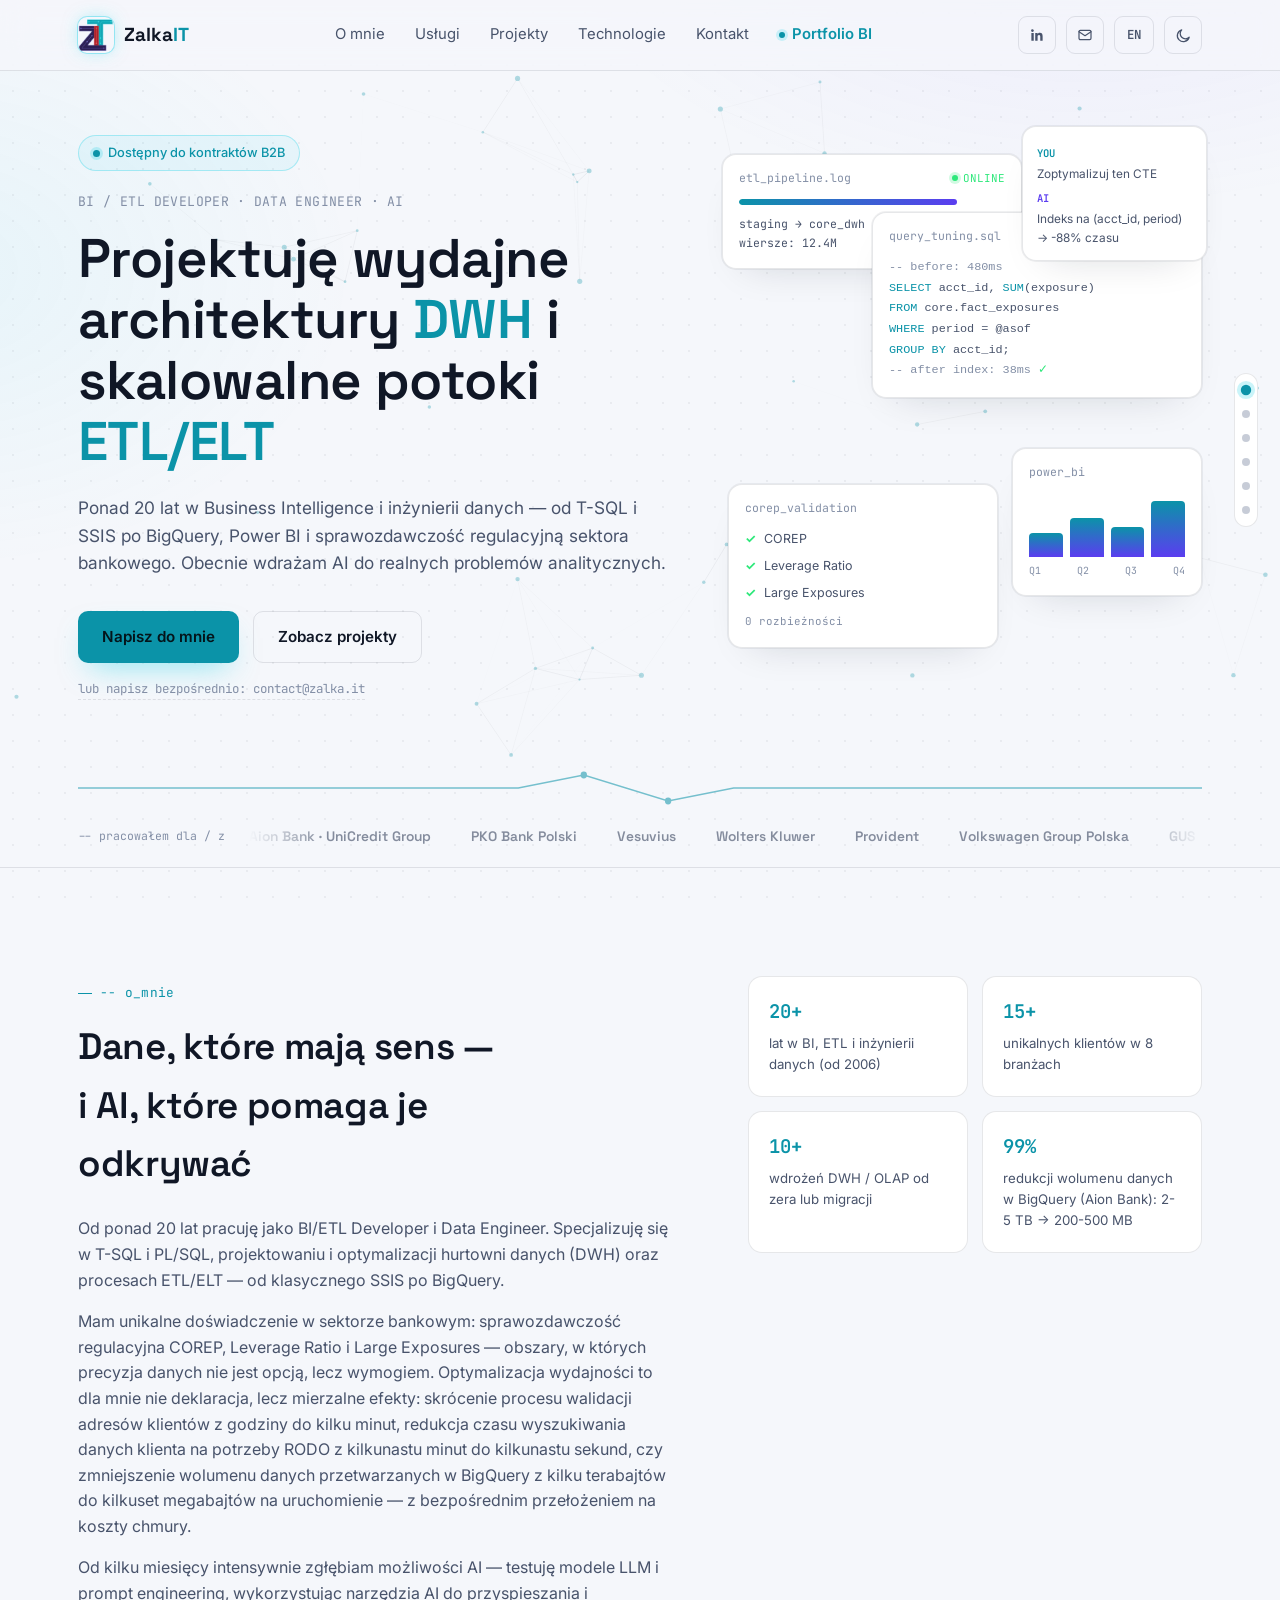
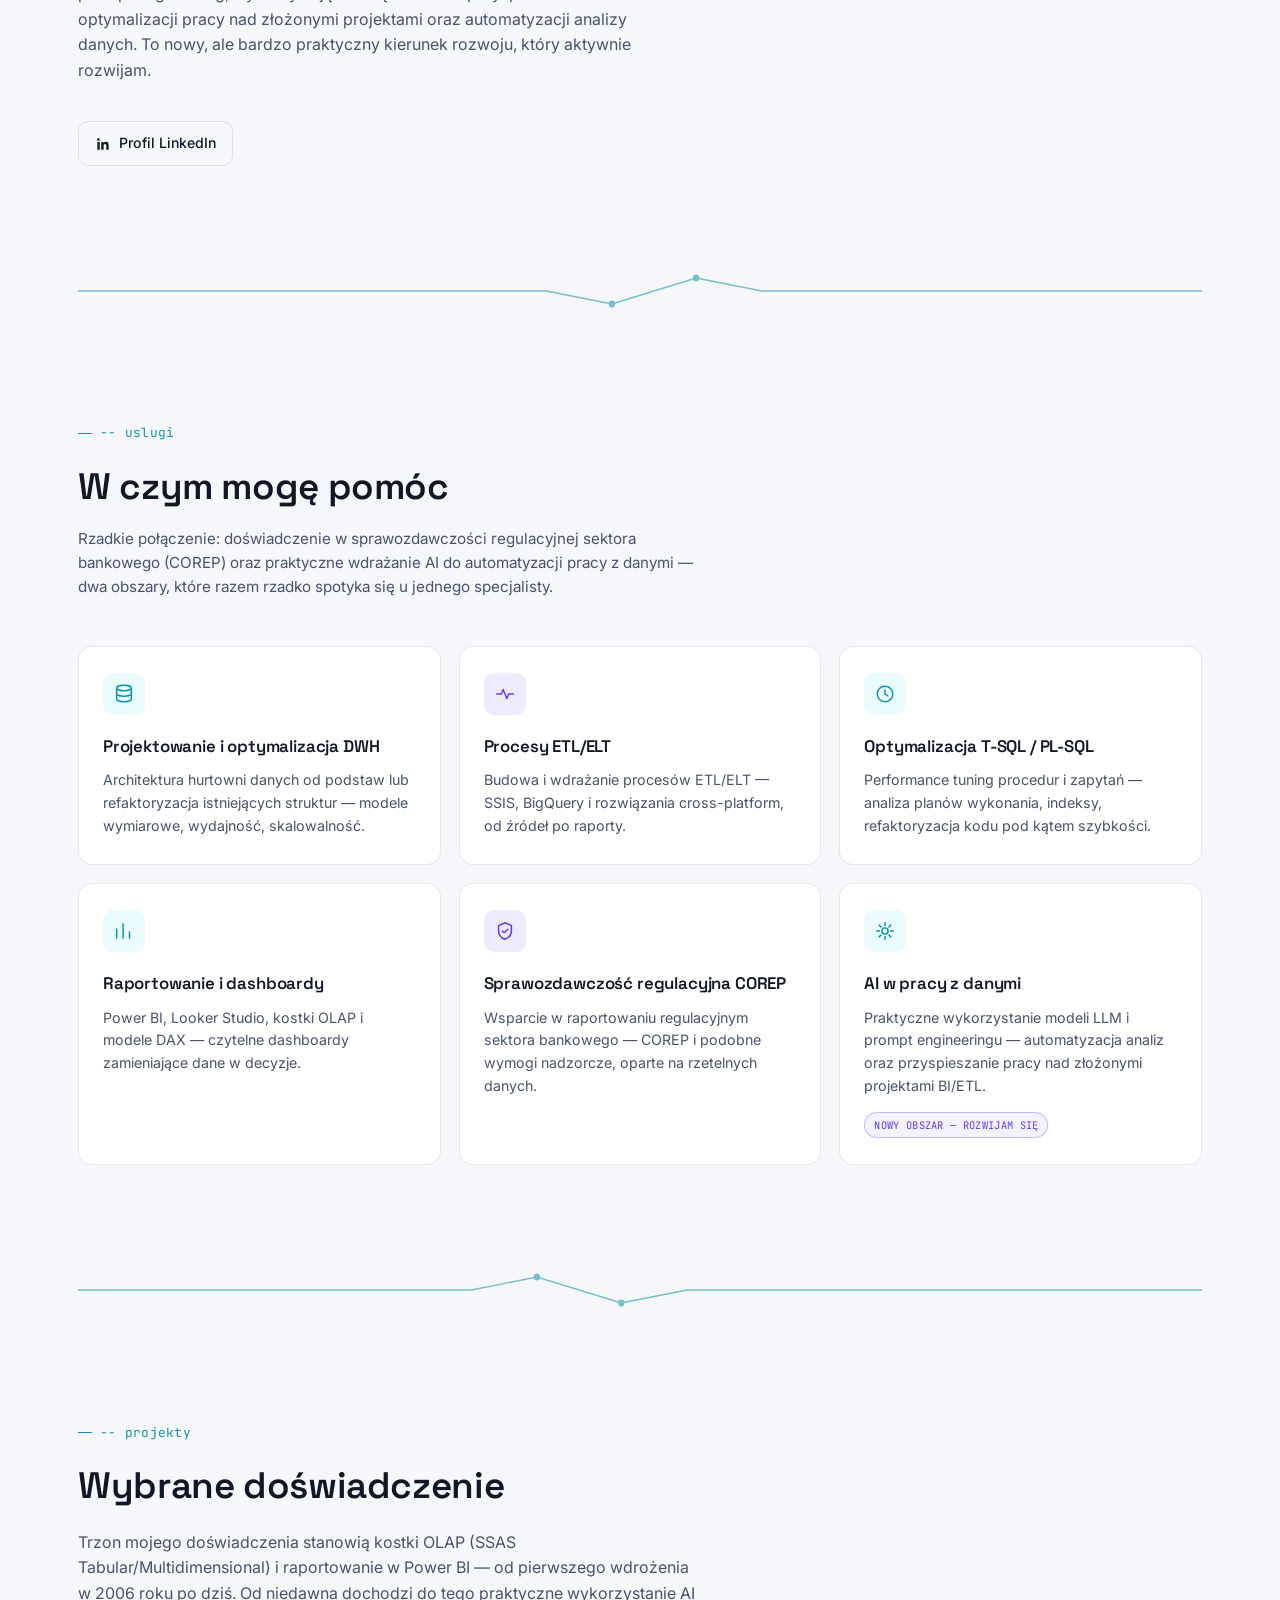
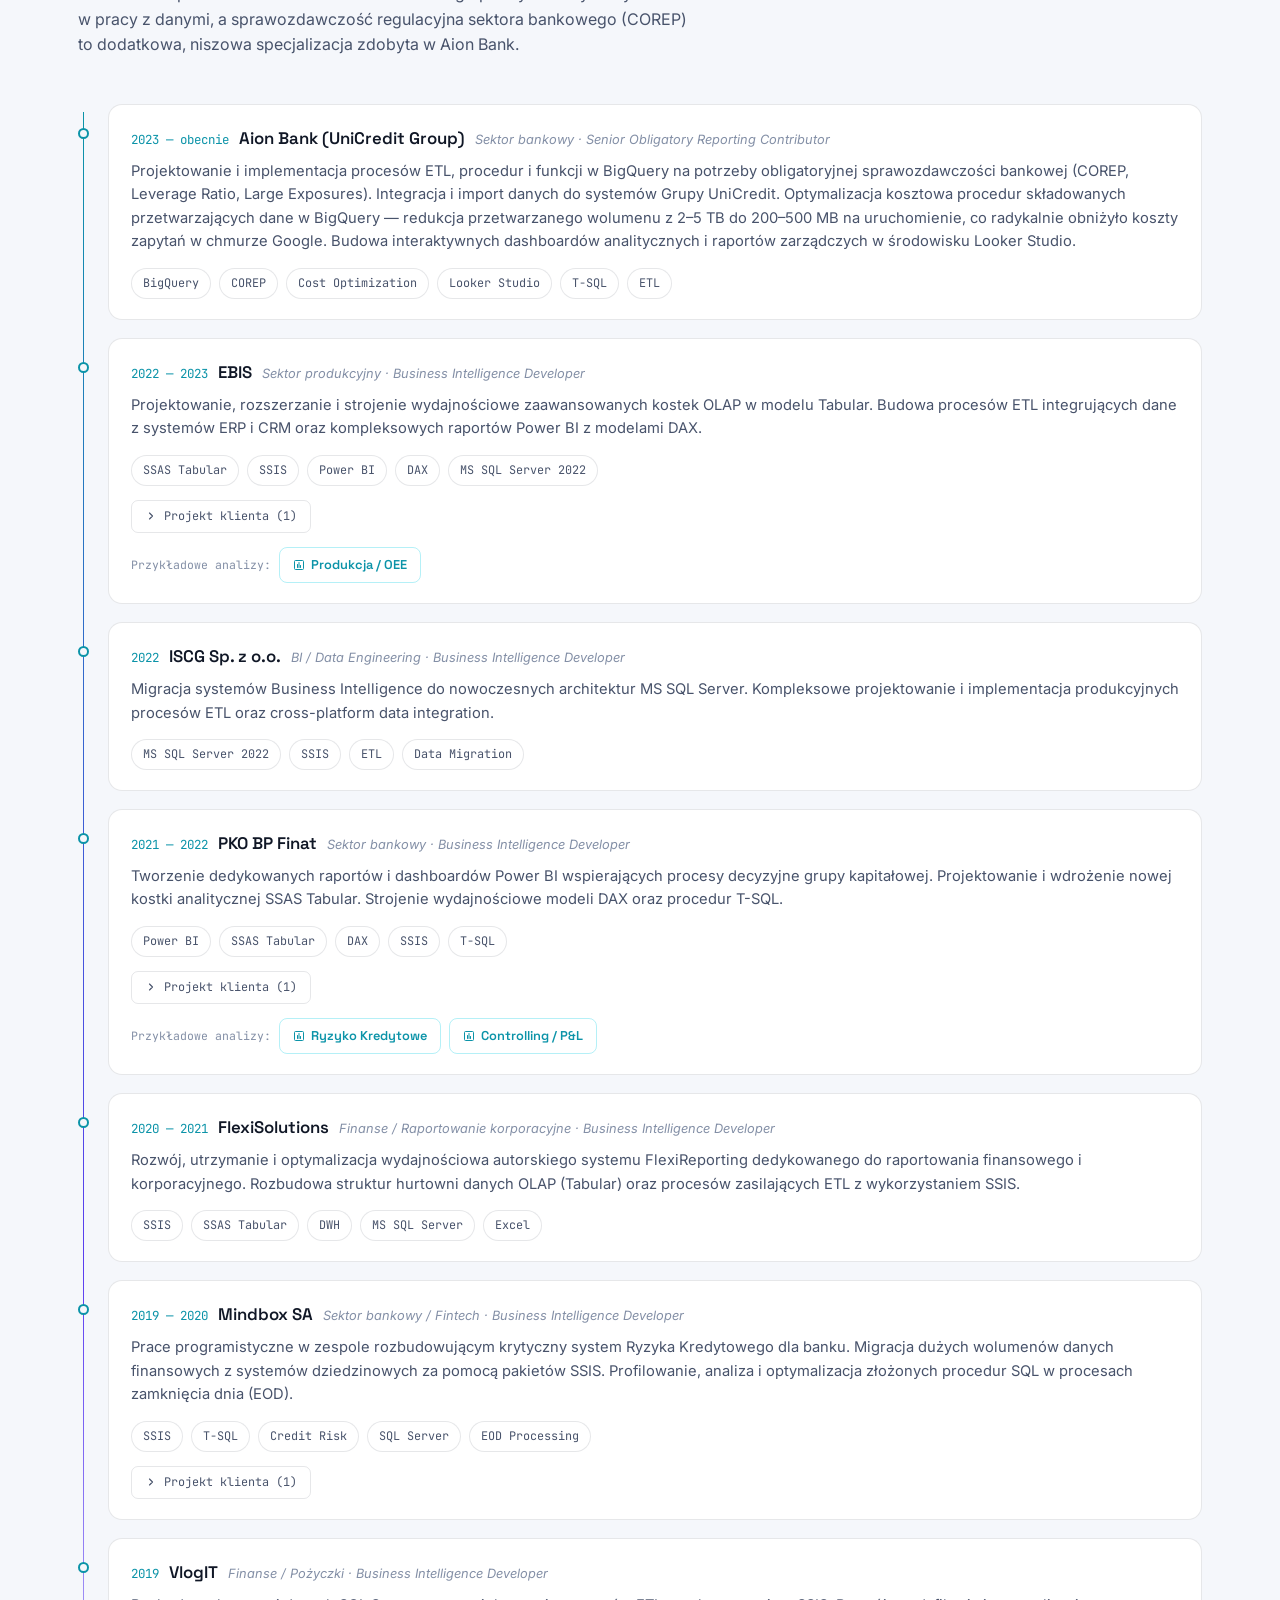
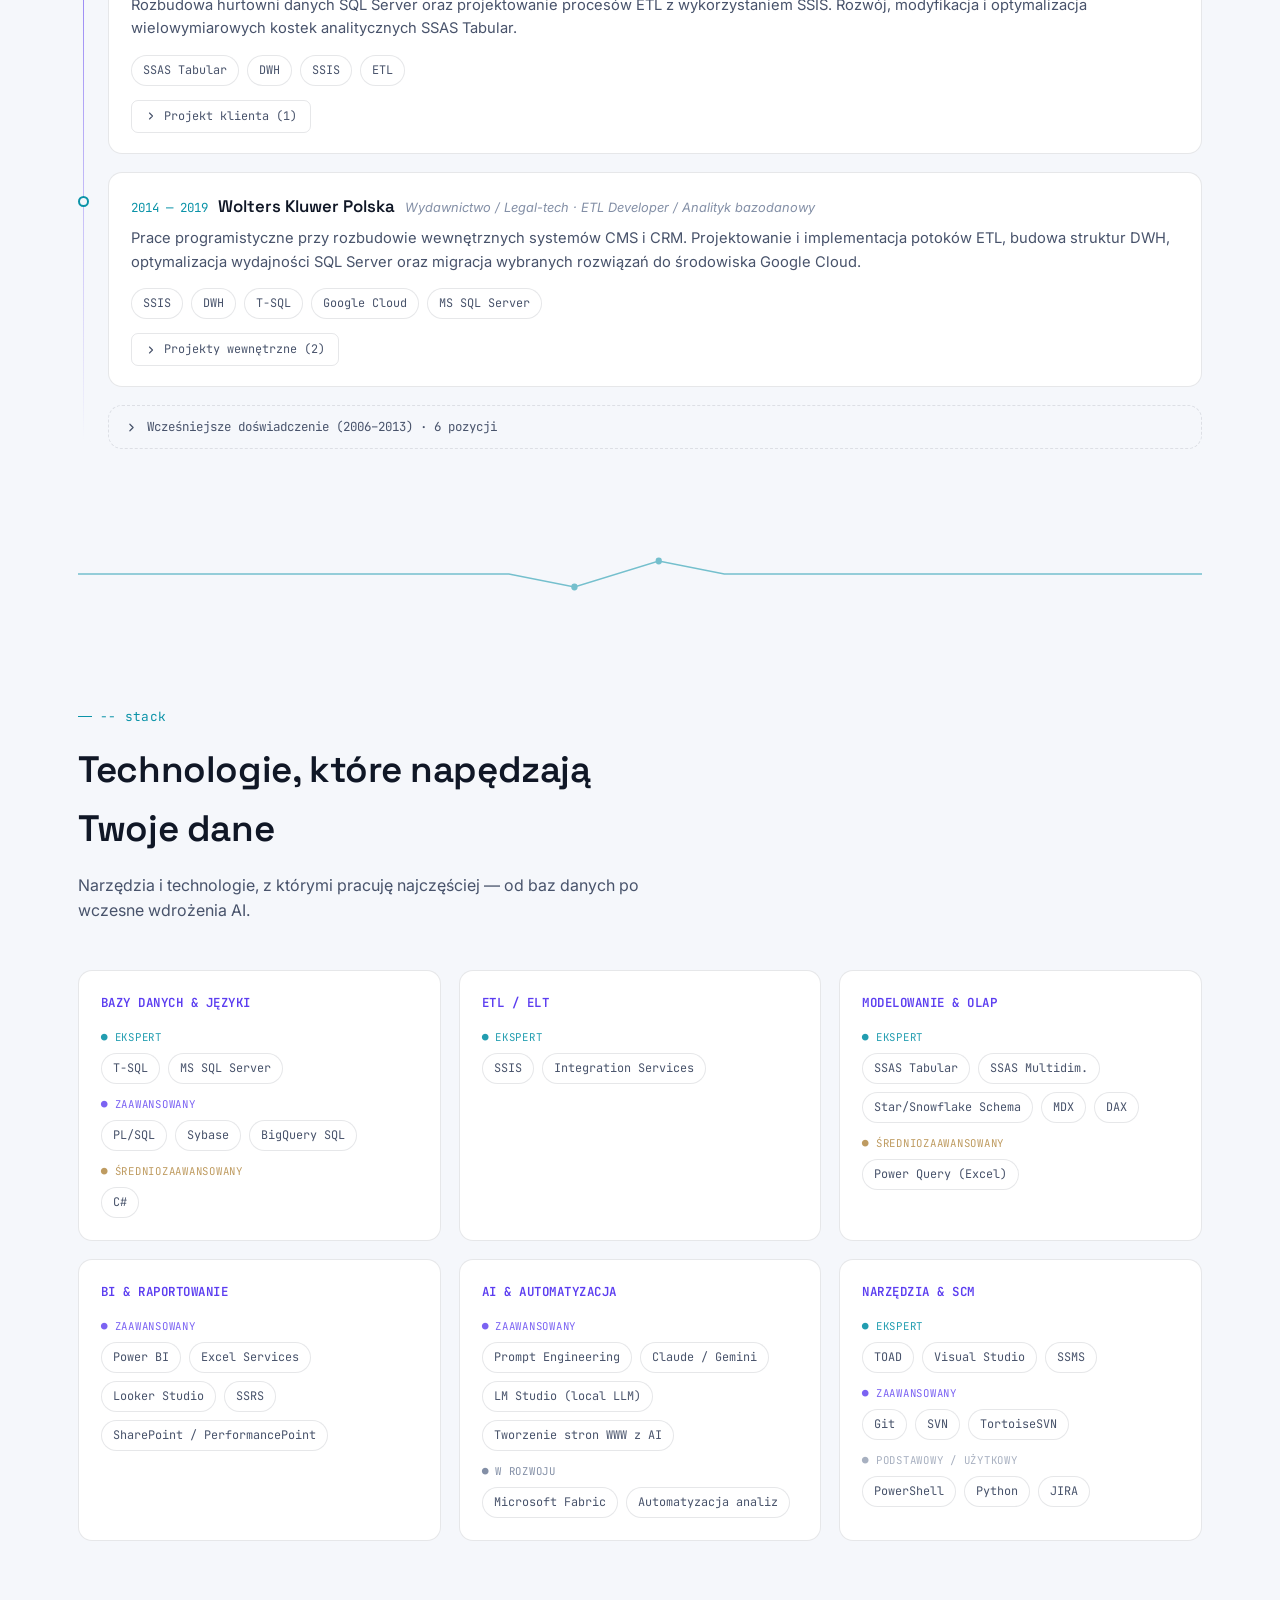
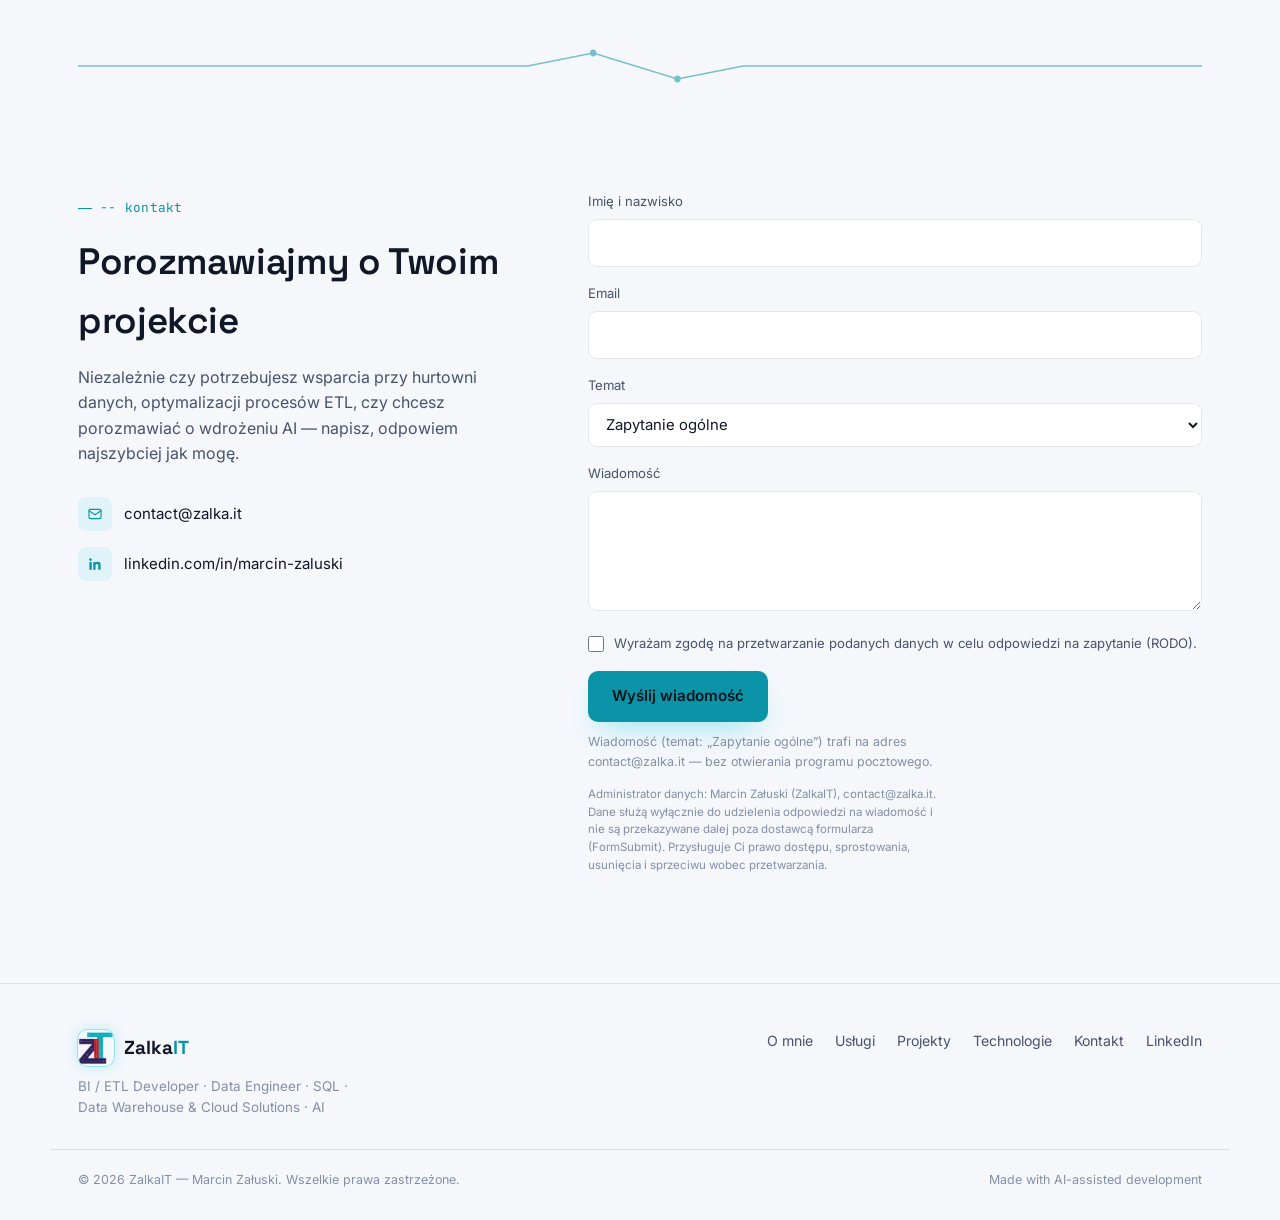
<file: index.html>
<!DOCTYPE html>
<html lang="pl" data-theme="dark" data-lang="pl">
<head>
<meta charset="UTF-8">
<meta name="viewport" content="width=device-width, initial-scale=1.0">
<title>Marcin Załuski | ZalkaIT — BI/ETL Developer, Data Engineer, AI</title>
<meta name="description" content="Marcin Załuski — BI/ETL Developer i Data Engineer z 20-letnim doświadczeniem. T-SQL, SSIS, Power BI, BigQuery, sprawozdawczość regulacyjna COREP dla sektora bankowego.">
<meta name="theme-color" content="#0a0e16">

<!-- Open Graph -->
<meta property="og:type" content="website">
<meta property="og:title" content="Marcin Załuski | ZalkaIT — BI/ETL Developer, Data Engineer, AI">
<meta property="og:description" content="20+ lat w BI, ETL i inżynierii danych. T-SQL, SSIS, BigQuery, Power BI, sprawozdawczość COREP, AI w pracy z danymi.">
<meta property="og:image" content="https://www.zalka.it/assets/zalkait-lockup-1200.jpg">
<meta property="og:url" content="https://www.zalka.it/">
<meta property="og:locale" content="pl_PL">
<meta name="twitter:card" content="summary_large_image">

<link rel="icon" type="image/png" sizes="16x16" href="assets/favicon-16.png">
<link rel="icon" type="image/png" sizes="32x32" href="assets/favicon-32.png">
<link rel="apple-touch-icon" href="assets/apple-touch-icon.png">

<link rel="preconnect" href="https://fonts.googleapis.com">
<link rel="preconnect" href="https://fonts.gstatic.com" crossorigin>
<link href="https://fonts.googleapis.com/css2?family=Space+Grotesk:wght@500;600;700&family=Inter:wght@400;500;600;700&family=JetBrains+Mono:wght@400;500;600&display=swap" rel="stylesheet">

<script type="application/ld+json">
{
  "@context": "https://schema.org",
  "@type": "Person",
  "name": "Marcin Załuski",
  "jobTitle": "BI/ETL Developer & Data Engineer",
  "url": "https://www.zalka.it/",
  "email": "mailto:contact@zalka.it",
  "sameAs": ["https://www.linkedin.com/in/marcin-zaluski/"],
  "worksFor": { "@type": "Organization", "name": "ZalkaIT" }
}
</script>

<style>
/* ============ RESET & BASE ============ */
*,*::before,*::after{box-sizing:border-box;margin:0;padding:0}
html{scroll-behavior:smooth}
@media (prefers-reduced-motion:reduce){html{scroll-behavior:auto}}

:root{
  --bg:#0a0e16;
  --bg-soft:#0d1320;
  --card:rgba(255,255,255,0.035);
  --card-border:rgba(255,255,255,0.09);
  --text:#edf1f7;
  --text-dim:#9aa7bc;
  --text-faint:#5b6780;
  --cyan:#2dd4e8;
  --cyan-rgb:45,212,232;
  --violet:#7c5cfc;
  --violet-rgb:124,92,252;
  --coral:#ff4d5e;
  --coral-rgb:255,77,94;
  --radius:14px;
  --radius-sm:9px;
  --maxw:1180px;
  --font-display:'Space Grotesk',sans-serif;
  --font-body:'Inter',sans-serif;
  --font-mono:'JetBrains Mono',monospace;
  --shadow-glow:0 0 0 1px rgba(var(--cyan-rgb),0.14),0 18px 50px -20px rgba(var(--cyan-rgb),0.25);
}
html[data-theme="light"]{
  --bg:#f5f7fb;
  --bg-soft:#ffffff;
  --card:#ffffff;
  --card-border:rgba(15,23,38,0.10);
  --text:#101726;
  --text-dim:#48536b;
  --text-faint:#838fa6;
  --cyan:#0b93a8;
  --violet:#5b3df0;
  --shadow-glow:0 0 0 1px rgba(15,23,38,0.06),0 18px 40px -24px rgba(15,23,38,0.18);
}

body{
  background:var(--bg);
  color:var(--text);
  font-family:var(--font-body);
  line-height:1.6;
  -webkit-font-smoothing:antialiased;
  overflow-x:hidden;
  transition:background .35s ease,color .35s ease;
  position:relative;
}
body::before{
  content:"";
  position:fixed;inset:0;z-index:0;pointer-events:none;
  background:
    radial-gradient(900px 500px at 85% -10%, rgba(var(--violet-rgb),0.14), transparent 60%),
    radial-gradient(700px 500px at -5% 30%, rgba(var(--cyan-rgb),0.10), transparent 60%),
    radial-gradient(circle, rgba(var(--cyan-rgb),0.05) 1px, transparent 1.4px);
  background-size:auto,auto,26px 26px;
}
html[data-theme="light"] body::before{
  background:
    radial-gradient(900px 500px at 85% -10%, rgba(var(--violet-rgb),0.08), transparent 60%),
    radial-gradient(700px 500px at -5% 30%, rgba(var(--cyan-rgb),0.07), transparent 60%),
    radial-gradient(circle, rgba(15,23,38,0.05) 1px, transparent 1.4px);
  background-size:auto,auto,26px 26px;
}
main,header,footer{position:relative;z-index:1}

h1,h2,h3{font-family:var(--font-display);font-weight:600;letter-spacing:-0.01em;color:var(--text)}
a{color:inherit;text-decoration:none}
ul{list-style:none}
img{max-width:100%;display:block}
button{font:inherit;cursor:pointer;background:none;border:none;color:inherit}
input,textarea,select{font:inherit;color:var(--text);background:var(--bg-soft);border:1px solid var(--card-border);border-radius:var(--radius-sm)}

.wrap{max-width:var(--maxw);margin:0 auto;padding:0 28px}
.skip-link{position:absolute;left:-999px;top:0;background:var(--cyan);color:#04141a;padding:10px 16px;border-radius:0 0 8px 0;z-index:999;font-weight:600}
.skip-link:focus{left:0}

:focus-visible{outline:2px solid var(--cyan);outline-offset:3px;border-radius:4px}

.mono{font-family:var(--font-mono)}
.eyebrow{
  font-family:var(--font-mono);
  font-size:.8rem;
  color:var(--cyan);
  letter-spacing:.02em;
  display:inline-flex;align-items:center;gap:8px;
  margin-bottom:14px;
}
.eyebrow::before{content:"";width:14px;height:1px;background:var(--cyan);display:inline-block}

.section{padding:108px 0}
@media (max-width:760px){.section{padding:74px 0}}

.btn{
  display:inline-flex;align-items:center;justify-content:center;gap:8px;
  padding:13px 24px;border-radius:10px;
  font-weight:600;font-size:.95rem;
  transition:transform .2s ease,box-shadow .2s ease,background .2s ease,border-color .2s ease;
  white-space:nowrap;
}
.btn-primary{background:var(--cyan);color:#04141a;box-shadow:0 14px 30px -12px rgba(var(--cyan-rgb),0.55)}
.btn-primary:hover{transform:translateY(-2px);box-shadow:0 18px 36px -10px rgba(var(--cyan-rgb),0.6)}
.btn-ghost{border:1px solid var(--card-border);color:var(--text)}
.btn-ghost:hover{border-color:var(--cyan);color:var(--cyan);transform:translateY(-2px)}

.pill{
  display:inline-flex;align-items:center;gap:6px;
  font-family:var(--font-mono);font-size:.74rem;
  padding:5px 11px;border-radius:99px;
  border:1px solid var(--card-border);color:var(--text-dim);
  background:rgba(255,255,255,0.02);
}

/* ============ DIVIDER ============ */
.divider{max-width:var(--maxw);margin:0 auto;padding:0 28px}
.divider svg{width:100%;height:34px;display:block;opacity:.55}
.divider path{fill:none;stroke:var(--cyan);stroke-width:1.4}
.divider circle{fill:var(--cyan)}

/* ============ NAV ============ */
.nav{
  position:sticky;top:0;z-index:100;
  background:rgba(10,14,22,0.72);
  backdrop-filter:blur(14px);-webkit-backdrop-filter:blur(14px);
  border-bottom:1px solid var(--card-border);
}
html[data-theme="light"] .nav{background:rgba(245,247,251,0.78)}
.nav .wrap{display:flex;align-items:center;justify-content:space-between;height:70px;gap:18px}
.brand{display:flex;align-items:center;gap:10px;font-family:var(--font-display);font-weight:700;font-size:1.18rem}
.brand-mark{
  width:36px;height:36px;border-radius:9px;overflow:hidden;flex:none;
  box-shadow:0 0 0 1px rgba(var(--cyan-rgb),0.4),0 0 18px -4px rgba(var(--cyan-rgb),0.55);
}
.brand-mark img{width:100%;height:100%;object-fit:cover}
.brand span.it{color:var(--cyan)}

.nav-links{display:flex;align-items:center;gap:30px}
.nav-links a{font-size:.93rem;color:var(--text-dim);position:relative;padding:4px 0}
.nav-links a:hover{color:var(--text)}
.nav-links a::after{content:"";position:absolute;left:0;bottom:-2px;width:0;height:1px;background:var(--cyan);transition:width .2s ease}
.nav-links a:hover::after{width:100%}

.nav-actions{display:flex;align-items:center;gap:10px}
.icon-btn{
  width:38px;height:38px;border-radius:9px;border:1px solid var(--card-border);
  display:flex;align-items:center;justify-content:center;color:var(--text-dim);
  transition:border-color .2s ease,color .2s ease;
}
.icon-btn:hover{border-color:var(--cyan);color:var(--cyan)}
#lang-toggle{font-family:var(--font-mono);font-size:.78rem;font-weight:600;width:auto;padding:0 12px}
.burger{display:none}

.mobile-menu{display:none;border-top:1px solid var(--card-border);background:var(--bg-soft)}
.mobile-menu.open{display:block}
.mobile-menu ul{display:flex;flex-direction:column;padding:10px 28px 18px}
.mobile-menu a{display:block;padding:12px 0;color:var(--text-dim);border-bottom:1px solid var(--card-border)}
.mobile-menu li:last-child a{border-bottom:none}

@media (max-width:900px){
  .nav-links{display:none}
  .burger{display:flex;width:38px;height:38px;align-items:center;justify-content:center;border:1px solid var(--card-border);border-radius:9px;color:var(--text)}
}

/* ============ HERO ============ */
.hero{position:relative;padding:64px 0 70px;overflow:hidden}
#hero-canvas{position:absolute;inset:0;width:100%;height:100%;z-index:0;opacity:.55}
.hero-grid{
  position:relative;z-index:1;
  display:grid;grid-template-columns:minmax(0,1fr) 480px;
  gap:40px;align-items:center;
}
@media (max-width:1100px){
  .hero-grid{grid-template-columns:1fr}
  .hero-console{display:none}
}
.badge{
  display:inline-flex;align-items:center;gap:8px;
  padding:7px 14px;border-radius:99px;border:1px solid rgba(var(--cyan-rgb),0.35);
  background:rgba(var(--cyan-rgb),0.07);color:var(--cyan);
  font-size:.8rem;font-weight:500;margin-bottom:20px;
}
.badge .dot{width:7px;height:7px;border-radius:50%;background:var(--cyan);box-shadow:0 0 0 3px rgba(var(--cyan-rgb),0.25);animation:pulse 2.2s ease-in-out infinite}
@keyframes pulse{0%,100%{opacity:1}50%{opacity:.35}}

.hero-kicker{font-family:var(--font-mono);font-size:.82rem;color:var(--text-faint);letter-spacing:.03em;margin-bottom:16px}
.hero-kicker .sep{color:var(--text-faint);margin:0 8px}

.hero h1{font-size:clamp(2.1rem,4.6vw,3.4rem);line-height:1.12;margin-bottom:22px;max-width:18ch}
.hero h1 .accent{color:var(--cyan)}
.hero p.lead{font-size:1.08rem;color:var(--text-dim);max-width:54ch;margin-bottom:34px}
.hero-ctas{display:flex;gap:14px;flex-wrap:wrap}

/* console panel */
.hero-console{position:relative;height:540px}
.console-card{
  position:absolute;width:300px;border-radius:var(--radius);
  background:var(--card);backdrop-filter:blur(8px);
  border:1px solid var(--card-border);
  box-shadow:var(--shadow-glow);
  padding:14px 16px 16px;
  animation:float 7s ease-in-out infinite;
  will-change:transform;
}
@media (prefers-reduced-motion:reduce){.console-card{animation:none}}
@keyframes float{0%,100%{transform:translateY(0)}50%{transform:translateY(-10px)}}
.console-card .ch-title{
  display:flex;align-items:center;justify-content:space-between;
  font-family:var(--font-mono);font-size:.72rem;color:var(--text-faint);
  margin-bottom:12px;
}
.ch-dots{display:flex;gap:5px}
.ch-dots span{width:7px;height:7px;border-radius:50%;background:var(--card-border)}
.status-ok{color:#2de87a;font-size:.68rem;font-family:var(--font-mono);display:flex;align-items:center;gap:5px}
.status-ok::before{content:"";width:6px;height:6px;border-radius:50%;background:#2de87a;box-shadow:0 0 0 3px rgba(45,232,122,0.22)}

.c-pipeline{top:6px;left:0;z-index:3;animation-delay:0s}
.c-sql{top:64px;left:150px;width:330px;z-index:4;animation-delay:.9s}
.c-corep{top:336px;left:6px;width:270px;z-index:2;animation-delay:1.8s}
.c-bi{top:300px;left:290px;width:190px;z-index:2;animation-delay:1.3s}
.c-bubble{top:-22px;left:300px;width:185px;z-index:5;animation-delay:.5s;padding:12px 14px}

.bar-track{height:6px;border-radius:99px;background:rgba(255,255,255,0.08);overflow:hidden;margin:6px 0 10px}
.bar-fill{height:100%;border-radius:99px;background:linear-gradient(90deg,var(--cyan),var(--violet));width:82%}
.pipeline-row{display:flex;justify-content:space-between;font-family:var(--font-mono);font-size:.72rem;color:var(--text-dim)}

.sql-snippet{font-family:var(--font-mono);font-size:.74rem;line-height:1.65;color:var(--text-dim);white-space:pre}
.sql-snippet .kw{color:var(--cyan)}
.sql-snippet .cm{color:var(--text-faint)}
.sql-snippet .ok{color:#2de87a}

.corep-list{display:flex;flex-direction:column;gap:7px;margin-bottom:10px}
.corep-list li{display:flex;align-items:center;gap:8px;font-size:.78rem;color:var(--text-dim)}
.corep-list li::before{content:"✓";color:#2de87a;font-weight:700;font-size:.78rem}
.corep-foot{font-family:var(--font-mono);font-size:.68rem;color:var(--text-faint)}

.bi-bars{display:flex;align-items:flex-end;gap:7px;height:64px;margin-bottom:6px}
.bi-bars span{flex:1;border-radius:4px 4px 0 0;background:linear-gradient(180deg,var(--cyan),var(--violet))}
.bi-foot{display:flex;justify-content:space-between;font-family:var(--font-mono);font-size:.62rem;color:var(--text-faint)}

.c-bubble p{font-size:.74rem;color:var(--text-dim);margin-bottom:6px}
.c-bubble .b-ai{color:var(--violet);font-weight:600;font-family:var(--font-mono);font-size:.66rem;display:block;margin-bottom:3px}
.c-bubble .b-user{color:var(--cyan);font-weight:600;font-family:var(--font-mono);font-size:.66rem;display:block;margin:6px 0 3px}

/* ============ ABOUT ============ */
.about-grid{display:grid;grid-template-columns:1.15fr .85fr;gap:56px;align-items:start}
@media (max-width:880px){.about-grid{grid-template-columns:1fr}}
.about-grid h2{font-size:clamp(1.6rem,3vw,2.3rem);margin-bottom:22px;max-width:18ch}
.about-grid p{color:var(--text-dim);margin-bottom:16px;max-width:60ch}
.li-btn{
  margin-top:22px;display:inline-flex;align-items:center;gap:8px;
  padding:10px 16px;border:1px solid var(--card-border);border-radius:10px;font-size:.88rem;font-weight:500;
  transition:border-color .2s ease,color .2s ease;
}
.li-btn:hover{border-color:var(--cyan);color:var(--cyan)}

.stat-grid{display:grid;grid-template-columns:1fr 1fr;gap:14px}
.stat-card{
  background:var(--card);border:1px solid var(--card-border);border-radius:var(--radius);
  padding:20px;transition:border-color .25s ease,transform .25s ease;
}
.stat-card:hover{border-color:rgba(var(--cyan-rgb),0.45);transform:translateY(-3px)}
.stat-card .v{font-family:var(--font-mono);font-weight:600;font-size:1.18rem;color:var(--cyan);margin-bottom:6px}
.stat-card .l{font-size:.83rem;color:var(--text-dim)}

/* ============ SERVICES ============ */
.svc-head{max-width:62ch;margin-bottom:46px}
.svc-head h2{font-size:clamp(1.6rem,3vw,2.3rem)}
.svc-grid{display:grid;grid-template-columns:repeat(3,1fr);gap:18px}
@media (max-width:980px){.svc-grid{grid-template-columns:repeat(2,1fr)}}
@media (max-width:640px){.svc-grid{grid-template-columns:1fr}}
.svc-card{
  background:var(--card);border:1px solid var(--card-border);border-radius:var(--radius);
  padding:26px 24px;transition:border-color .25s ease,transform .25s ease,box-shadow .25s ease;
}
.svc-card:hover{border-color:rgba(var(--cyan-rgb),0.4);transform:translateY(-4px);box-shadow:var(--shadow-glow)}
.svc-icon{
  width:42px;height:42px;border-radius:10px;margin-bottom:18px;
  display:flex;align-items:center;justify-content:center;
  background:rgba(var(--cyan-rgb),0.1);color:var(--cyan);
}
.svc-card:nth-child(3n+2) .svc-icon{background:rgba(var(--violet-rgb),0.12);color:var(--violet)}
.svc-card h3{font-size:1.05rem;margin-bottom:10px}
.svc-card p{font-size:.89rem;color:var(--text-dim)}
.new-badge{
  display:inline-flex;margin-top:14px;font-family:var(--font-mono);font-size:.65rem;letter-spacing:.03em;
  color:var(--violet);border:1px solid rgba(var(--violet-rgb),0.4);background:rgba(var(--violet-rgb),0.08);
  padding:4px 9px;border-radius:99px;
}

/* ============ PROJECTS ============ */
.proj-head{max-width:62ch;margin-bottom:46px}
.proj-head h2{font-size:clamp(1.6rem,3vw,2.3rem);margin-bottom:14px}
.proj-head p{color:var(--text-dim)}
.timeline{position:relative;padding-left:30px}
.timeline::before{content:"";position:absolute;left:5px;top:8px;bottom:8px;width:1px;background:linear-gradient(180deg,var(--cyan),var(--violet) 60%,transparent)}
.t-item{position:relative;margin-bottom:18px}
.t-item::before{
  content:"";position:absolute;left:-30px;top:24px;width:11px;height:11px;border-radius:50%;
  background:var(--bg);border:2px solid var(--cyan);
}
.t-card{
  background:var(--card);border:1px solid var(--card-border);border-radius:var(--radius);
  padding:20px 22px;transition:border-color .25s ease;
}
.t-card:hover{border-color:rgba(var(--cyan-rgb),0.4)}
.t-top{display:flex;flex-wrap:wrap;align-items:baseline;gap:10px;margin-bottom:8px}
.t-period{font-family:var(--font-mono);font-size:.78rem;color:var(--cyan)}
.t-company{font-size:1.05rem;font-weight:600;font-family:var(--font-display)}
.t-industry{font-size:.8rem;color:var(--text-faint);font-style:italic}
.t-card p.t-desc{color:var(--text-dim);font-size:.92rem;margin-bottom:14px}
.t-tags{display:flex;flex-wrap:wrap;gap:8px}
.t-note{margin-top:26px;padding-left:6px;font-size:.86rem;color:var(--text-faint);font-style:italic;max-width:70ch}

/* ============ TECH ============ */
.tech-head{max-width:62ch;margin-bottom:46px}
.tech-head h2{font-size:clamp(1.6rem,3vw,2.3rem);margin-bottom:14px}
.tech-head p{color:var(--text-dim)}
.tech-grid{display:grid;grid-template-columns:repeat(3,1fr);gap:18px}
@media (max-width:980px){.tech-grid{grid-template-columns:repeat(2,1fr)}}
@media (max-width:640px){.tech-grid{grid-template-columns:1fr}}
.tech-card{background:var(--card);border:1px solid var(--card-border);border-radius:var(--radius);padding:22px}
.tech-card h3{
  font-family:var(--font-mono);font-size:.78rem;letter-spacing:.04em;color:var(--violet);
  margin-bottom:16px;text-transform:uppercase;
}
.tech-tags{display:flex;flex-wrap:wrap;gap:8px}

/* ============ CONTACT ============ */
.contact-grid{display:grid;grid-template-columns:.85fr 1.15fr;gap:56px}
@media (max-width:880px){.contact-grid{grid-template-columns:1fr}}
.contact-grid h2{font-size:clamp(1.6rem,3vw,2.3rem);margin-bottom:14px}
.contact-grid p.lead{color:var(--text-dim);margin-bottom:30px;max-width:48ch}
.contact-line{display:flex;align-items:center;gap:12px;margin-bottom:16px;font-size:.94rem}
.contact-line .ic{
  width:34px;height:34px;border-radius:8px;display:flex;align-items:center;justify-content:center;
  background:rgba(var(--cyan-rgb),0.1);color:var(--cyan);flex:none;
}
.contact-line a:hover{color:var(--cyan)}

.field{margin-bottom:16px}
.field label{display:block;font-size:.82rem;color:var(--text-dim);margin-bottom:7px}
.field input,.field select,.field textarea{width:100%;padding:11px 13px;font-size:.93rem}
.field input:focus,.field select:focus,.field textarea:focus{border-color:var(--cyan)}
.field textarea{resize:vertical;min-height:120px}
.form-note{font-size:.78rem;color:var(--text-faint);margin-top:10px;max-width:46ch}
.rodo-note{font-size:.72rem;color:var(--text-faint);margin-top:14px;max-width:50ch;line-height:1.55}
.consent-row{
  display:flex;align-items:flex-start;gap:10px;margin-bottom:18px;
  font-size:.82rem;color:var(--text-dim);cursor:pointer;line-height:1.45;
}
.consent-row input{width:16px;height:16px;flex:none;margin-top:2px;accent-color:var(--cyan)}

/* ============ FOOTER ============ */
.footer{border-top:1px solid var(--card-border);padding:46px 0 30px}
.footer .wrap{display:flex;flex-wrap:wrap;justify-content:space-between;gap:30px}
.footer-brand .brand{margin-bottom:10px}
.footer-brand p{font-size:.84rem;color:var(--text-faint);max-width:36ch}
.footer-links{display:flex;flex-wrap:wrap;gap:22px}
.footer-links a{font-size:.88rem;color:var(--text-dim)}
.footer-links a:hover{color:var(--cyan)}
.footer-bottom{
  max-width:var(--maxw);margin:30px auto 0;padding:20px 28px 0;border-top:1px solid var(--card-border);
  display:flex;flex-wrap:wrap;justify-content:space-between;gap:10px;
  font-size:.78rem;color:var(--text-faint);
}

/* ============ CHAT FAB — ukryty do czasu integracji API ============ */
.chat-fab,.chat-panel{display:none}
.chat-fab-DISABLED{
  position:fixed;right:22px;bottom:22px;z-index:200;
  width:54px;height:54px;border-radius:50%;
  background:linear-gradient(135deg,var(--cyan),var(--violet));
  display:flex;align-items:center;justify-content:center;color:#04141a;
  box-shadow:0 14px 30px -10px rgba(var(--cyan-rgb),0.55);
  transition:transform .2s ease;
}
.chat-fab:hover{transform:scale(1.07)}
.chat-panel{
  position:fixed;right:22px;bottom:88px;z-index:200;width:300px;
  background:var(--bg-soft);border:1px solid var(--card-border);border-radius:var(--radius);
  box-shadow:0 24px 60px -20px rgba(0,0,0,.5);padding:18px;
}
.chat-panel h4{font-size:.95rem;margin-bottom:8px}
.chat-panel p{font-size:.82rem;color:var(--text-dim);margin-bottom:14px}
.chat-panel input{width:100%;padding:9px 12px;font-size:.85rem;opacity:.6}

/* ── NAV PORTFOLIO LINK — spójny z resztą nav, sygnalizowany pulsującą kropką ── */
.nav-portfolio{
  display:inline-flex !important;align-items:center;gap:7px;
  color:var(--cyan) !important;font-weight:600;
}
.nav-portfolio .live-dot{
  width:6px;height:6px;border-radius:50%;background:var(--cyan);flex:none;
  box-shadow:0 0 0 3px rgba(var(--cyan-rgb),0.22);
  animation:pulse 2.2s ease-in-out infinite;
}
.nav-portfolio svg{display:none}

/* ── EARLY EXPERIENCE TOGGLE ── */
.early-toggle{
  display:flex;align-items:center;gap:9px;margin-top:6px;padding:11px 16px;
  border:1px dashed var(--card-border);border-radius:var(--radius);
  background:transparent;color:var(--text-dim);
  font-family:var(--font-mono);font-size:.78rem;cursor:pointer;
  transition:border-color .2s,color .2s;width:100%;text-align:left;
}
.early-toggle:hover{border-color:var(--cyan);color:var(--cyan)}
.early-toggle .arr{transition:transform .25s;flex-shrink:0}
.early-toggle.open .arr{transform:rotate(90deg)}
#early-block{margin-top:10px}
#early-block[hidden]{display:none}

/* ── TECH LEVELS ── */
.tech-level{margin-bottom:12px}
.tech-level:last-child{margin-bottom:0}
.level-lbl{font-family:var(--font-mono);font-size:.67rem;color:var(--text-faint);text-transform:uppercase;letter-spacing:.07em;display:block;margin-bottom:7px}
.level-lbl.exp{color:var(--cyan);opacity:.9}
.level-lbl.adv{color:var(--violet);opacity:.8}
.level-lbl.mid{color:var(--gold, #b89150);opacity:.9}
.level-lbl.basic{color:var(--text-faint);opacity:.7}

/* ── FLAT CLIENT LIST (no expand needed) ── */
.t-clients-flat{
  margin-top:12px;font-family:var(--font-mono);font-size:.76rem;
  color:var(--text-faint);padding-top:10px;border-top:1px dashed var(--card-border);
}

/* ── COLLAPSIBLE CLIENTS ── */
.t-expand-btn{
  display:inline-flex;align-items:center;gap:7px;margin-top:14px;
  padding:6px 13px;border-radius:7px;border:1px solid var(--card-border);
  background:transparent;color:var(--text-dim);
  font-family:var(--font-mono);font-size:.74rem;cursor:pointer;
  transition:border-color .2s,color .2s;
}
.t-expand-btn:hover{border-color:var(--cyan);color:var(--cyan)}
.t-expand-btn .arr{transition:transform .25s}
.t-expand-btn.open .arr{transform:rotate(90deg)}
.t-clients{margin-top:14px;border-left:2px solid rgba(var(--cyan-rgb),.22);padding-left:16px;display:flex;flex-direction:column;gap:12px}
.t-clients[hidden]{display:none}
.t-client{padding:14px 16px;background:rgba(var(--cyan-rgb),.03);border:1px solid rgba(var(--cyan-rgb),.1);border-radius:var(--radius-sm)}
.t-client-hdr{display:flex;align-items:baseline;gap:10px;flex-wrap:wrap;margin-bottom:8px}
.t-client-name{font-family:var(--font-display);font-size:.95rem;font-weight:600;color:var(--text)}
.t-client-period{font-family:var(--font-mono);font-size:.72rem;color:var(--cyan)}
.t-client p{font-size:.88rem;color:var(--text-dim);margin-bottom:10px;line-height:1.6}
.t-client .t-tags{margin-top:8px}

/* ── PORTFOLIO CHIPS ── */
.portfolio-chips{display:flex;align-items:center;gap:8px;margin-top:14px;flex-wrap:wrap}
.portfolio-chips-label{font-family:var(--font-mono);font-size:.72rem;color:var(--text-faint);white-space:nowrap}
.btn-portfolio{
  display:inline-flex;align-items:center;gap:6px;padding:7px 13px;border-radius:8px;
  border:1px solid rgba(var(--cyan-rgb),0.35);color:var(--cyan);
  font-family:var(--font-display);font-size:.8rem;font-weight:600;
  text-decoration:none;transition:background .2s,border-color .2s,transform .2s;
}
.btn-portfolio:hover{background:rgba(var(--cyan-rgb),.1);border-color:var(--cyan);transform:translateX(3px)}

/* ── BI CTA (portfolio page) ── */
.bi-cta{margin:32px 24px 0;padding:28px 32px;background:var(--surface);border:1px solid var(--border);border-radius:10px;display:flex;align-items:center;justify-content:space-between;gap:24px;flex-wrap:wrap}
.bi-cta p{font-family:'Space Grotesk',sans-serif;font-size:1.05rem;font-weight:600;color:var(--text)}
.bi-cta span{font-size:.82rem;color:var(--muted);display:block;margin-top:4px;font-family:'Inter',sans-serif;font-weight:400}
.bi-cta-btn{display:inline-flex;align-items:center;gap:8px;padding:12px 22px;border-radius:9px;background:linear-gradient(90deg,#38BDF8,#818CF8);color:#04141a;font-family:'Space Grotesk',sans-serif;font-size:.9rem;font-weight:700;text-decoration:none;white-space:nowrap;transition:opacity .2s,transform .2s}
.bi-cta-btn:hover{opacity:.88;transform:translateY(-2px)}

/* ── HERO DIRECT MAIL ── */
.hero-direct-mail{
  display:inline-block;margin-top:16px;font-family:var(--font-mono);font-size:.78rem;
  color:var(--text-faint);text-decoration:none;border-bottom:1px dashed var(--card-border);
  transition:color .2s,border-color .2s;
}
.hero-direct-mail:hover{color:var(--cyan);border-color:var(--cyan)}

/* ── WORKED WITH STRIP (marquee) ── */
.worked-strip{padding:20px 0;border-bottom:1px solid var(--card-border);overflow:hidden}
.worked-strip .wrap{display:flex;align-items:center;gap:24px}
.worked-label{font-size:.72rem;color:var(--text-faint);white-space:nowrap;flex-shrink:0}
.worked-marquee{
  overflow:hidden;flex:1;position:relative;
  -webkit-mask-image:linear-gradient(90deg,transparent,#000 8%,#000 92%,transparent);
  mask-image:linear-gradient(90deg,transparent,#000 8%,#000 92%,transparent);
}
.worked-track{
  display:flex;gap:40px;width:max-content;
  animation:worked-scroll 42s linear infinite;
}
.worked-strip:hover .worked-track{animation-play-state:paused}
.worked-track span{
  font-family:var(--font-display);font-size:.86rem;font-weight:600;
  color:var(--text-dim);white-space:nowrap;opacity:.65;flex-shrink:0;
}
@keyframes worked-scroll{from{transform:translateX(0)}to{transform:translateX(-50%)}}
@media (prefers-reduced-motion:reduce){
  .worked-track{animation:none;flex-wrap:wrap;width:auto}
  .worked-marquee{-webkit-mask-image:none;mask-image:none;overflow:visible}
}
@media (max-width:640px){.worked-label{display:none}}

/* ── SERVICES POSITIONING ── */
.svc-positioning{max-width:62ch;margin-top:10px;font-size:.95rem;color:var(--text-dim);line-height:1.6}

/* ── SCROLLSPY ── */
.scrollspy{
  position:fixed;right:22px;top:50%;transform:translateY(-50%);z-index:40;
  display:flex;flex-direction:column;gap:16px;
  padding:12px 7px;border-radius:99px;
  background:var(--card);border:1px solid var(--card-border);
}
.scrollspy a{
  width:8px;height:8px;border-radius:50%;
  background:var(--text-faint);opacity:.45;
  display:block;transition:opacity .25s,background .25s,transform .25s;
  position:relative;
}
.scrollspy a span{display:none}
.scrollspy a:hover{opacity:.85;transform:scale(1.3);background:var(--cyan)}
.scrollspy a.active{background:var(--cyan);opacity:1;transform:scale(1.3);box-shadow:0 0 0 3px rgba(var(--cyan-rgb),0.25)}
@media (max-width:1180px){.scrollspy{display:none}}

/* ============ REVEAL ============ */
.reveal{opacity:0;transform:translateY(18px);transition:opacity .6s ease,transform .6s ease}
.reveal.in-view{opacity:1;transform:translateY(0)}
@media (prefers-reduced-motion:reduce){.reveal{opacity:1;transform:none;transition:none}}

/* ============ i18n ============ */
[data-i18n][lang]{display:none}
html[data-lang="pl"] [data-i18n-lang="en"]{display:none !important}
html[data-lang="en"] [data-i18n-lang="pl"]{display:none !important}
</style>
</head>
<body>
<a href="#main" class="skip-link" data-i18n="skip">Przejdź do treści</a>

<header class="nav">
  <div class="wrap">
    <a href="#main" class="brand">
      <span class="brand-mark"><img src="assets/zt-mark-96.png" srcset="assets/zt-mark-96.png 1x, assets/zt-mark-192.png 2x" alt="ZalkaIT"></span>
      <span>Zalka<span class="it">IT</span></span>
    </a>
    <nav class="nav-links" aria-label="Sekcje strony">
      <a href="#about" data-i18n="nav.about">O mnie</a>
      <a href="#services" data-i18n="nav.services">Usługi</a>
      <a href="#projects" data-i18n="nav.projects">Projekty</a>
      <a href="#tech" data-i18n="nav.tech">Technologie</a>
      <a href="#contact" data-i18n="nav.contact">Kontakt</a>
      <a href="/portfolio/bi" class="nav-portfolio">
        <span class="live-dot" aria-hidden="true"></span><span data-i18n="nav.portfolio">Portfolio BI</span>
      </a>
    </nav>
    <div class="nav-actions">
      <a href="https://www.linkedin.com/in/marcin-zaluski/" target="_blank" rel="noopener" class="icon-btn" aria-label="LinkedIn">
        <svg width="16" height="16" viewBox="0 0 24 24" fill="currentColor"><path d="M20.45 20.45h-3.56v-5.58c0-1.33-.02-3.04-1.85-3.04-1.85 0-2.14 1.45-2.14 2.94v5.68H9.34V9h3.41v1.56h.05c.48-.9 1.64-1.85 3.37-1.85 3.6 0 4.27 2.37 4.27 5.45v6.29zM5.34 7.43a2.07 2.07 0 1 1 0-4.13 2.07 2.07 0 0 1 0 4.13zM7.12 20.45H3.56V9h3.56v11.45z"/></svg>
      </a>
      <a href="mailto:contact@zalka.it" class="icon-btn" aria-label="Email" title="contact@zalka.it">
        <svg width="16" height="16" viewBox="0 0 24 24" fill="none" stroke="currentColor" stroke-width="1.8"><rect x="3" y="5" width="18" height="14" rx="2"/><path d="M3 7l9 6 9-6" stroke-linecap="round" stroke-linejoin="round"/></svg>
      </a>
      <button id="lang-toggle" class="icon-btn mono" aria-label="Zmień język">EN</button>
      <button id="theme-toggle" class="icon-btn" aria-label="Przełącz tryb jasny/ciemny">
        <svg id="icon-sun" width="17" height="17" viewBox="0 0 24 24" fill="none" stroke="currentColor" stroke-width="1.8"><circle cx="12" cy="12" r="4.2"/><path d="M12 2.5v2.4M12 19.1v2.4M4.2 4.2l1.7 1.7M18.1 18.1l1.7 1.7M2.5 12h2.4M19.1 12h2.4M4.2 19.8l1.7-1.7M18.1 5.9l1.7-1.7" stroke-linecap="round"/></svg>
        <svg id="icon-moon" width="17" height="17" viewBox="0 0 24 24" fill="none" stroke="currentColor" stroke-width="1.8" style="display:none"><path d="M20 14.5A8.5 8.5 0 1 1 9.5 4a6.7 6.7 0 0 0 10.5 10.5z" stroke-linejoin="round"/></svg>
      </button>
      <button id="burger" class="burger" aria-label="Otwórz menu" aria-expanded="false">
        <svg width="20" height="20" viewBox="0 0 24 24" fill="none" stroke="currentColor" stroke-width="1.8"><path d="M3 6h18M3 12h18M3 18h18" stroke-linecap="round"/></svg>
      </button>
    </div>
  </div>
  <div class="mobile-menu" id="mobile-menu">
    <ul>
      <li><a href="#about" data-i18n="nav.about">O mnie</a></li>
      <li><a href="#services" data-i18n="nav.services">Usługi</a></li>
      <li><a href="#projects" data-i18n="nav.projects">Projekty</a></li>
      <li><a href="#tech" data-i18n="nav.tech">Technologie</a></li>
      <li><a href="#contact" data-i18n="nav.contact">Kontakt</a></li>
      <li><a href="/portfolio/bi" class="nav-portfolio" style="padding:12px 0;border-bottom:1px solid var(--card-border)"><span class="live-dot" aria-hidden="true"></span><span data-i18n="nav.portfolio">Portfolio BI</span></a></li>
      <li><a href="mailto:contact@zalka.it">contact@zalka.it ✉</a></li>
      <li><a href="https://www.linkedin.com/in/marcin-zaluski/" target="_blank" rel="noopener">LinkedIn ↗</a></li>
    </ul>
  </div>
</header>

<main id="main">

<nav class="scrollspy" aria-label="Nawigacja sekcji" id="scrollspy">
  <a href="#hero" data-section="hero" aria-label="Start"><span></span></a>
  <a href="#about" data-section="about" aria-label="O mnie"><span></span></a>
  <a href="#services" data-section="services" aria-label="Usługi"><span></span></a>
  <a href="#projects" data-section="projects" aria-label="Projekty"><span></span></a>
  <a href="#tech" data-section="tech" aria-label="Technologie"><span></span></a>
  <a href="#contact" data-section="contact" aria-label="Kontakt"><span></span></a>
</nav>


  <!-- ============ HERO ============ -->
  <section class="hero" id="hero">
    <canvas id="hero-canvas" aria-hidden="true"></canvas>
    <div class="wrap hero-grid">
      <div>
        <span class="badge"><span class="dot"></span><span data-i18n="hero.badge">Dostępny do kontraktów B2B</span></span>
        <div class="hero-kicker">BI / ETL DEVELOPER<span class="sep">·</span>DATA ENGINEER<span class="sep">·</span>AI</div>
        <h1 data-i18n="hero.h1">Projektuję wydajne architektury <span class="accent">DWH</span> i skalowalne potoki <span class="accent">ETL/ELT</span></h1>
        <p class="lead" data-i18n="hero.lead">Ponad 20 lat w Business Intelligence i inżynierii danych — od T-SQL i SSIS po BigQuery, Power BI i sprawozdawczość regulacyjną sektora bankowego. Obecnie wdrażam AI do realnych problemów analitycznych.</p>
        <div class="hero-ctas">
          <a href="#contact" class="btn btn-primary" data-i18n="hero.cta1">Napisz do mnie</a>
          <a href="#projects" class="btn btn-ghost" data-i18n="hero.cta2">Zobacz projekty</a>
        </div>
        <a href="mailto:contact@zalka.it" class="hero-direct-mail" data-i18n="hero.direct">lub napisz bezpośrednio: contact@zalka.it</a>
      </div>

      <div class="hero-console" aria-hidden="true">
        <div class="console-card c-pipeline">
          <div class="ch-title"><span>etl_pipeline.log</span><span class="status-ok">ONLINE</span></div>
          <div class="bar-track"><div class="bar-fill"></div></div>
          <div class="pipeline-row"><span>staging → core_dwh</span><span>82%</span></div>
          <div class="pipeline-row" data-i18n="hero.console.pipeline.rows"><span>wiersze: 12.4M</span><span>błędy: 0</span></div>
        </div>

        <div class="console-card c-sql">
          <div class="ch-title"><span>query_tuning.sql</span><div class="ch-dots"><span></span><span></span><span></span></div></div>
          <pre class="sql-snippet"><code><span class="cm">-- before: 480ms</span>
<span class="kw">SELECT</span> acct_id, <span class="kw">SUM</span>(exposure)
<span class="kw">FROM</span> core.fact_exposures
<span class="kw">WHERE</span> period = @asof
<span class="kw">GROUP BY</span> acct_id;
<span class="cm">-- after index: 38ms <span class="ok">✓</span></span></code></pre>
        </div>

        <div class="console-card c-corep">
          <div class="ch-title"><span>corep_validation</span></div>
          <ul class="corep-list">
            <li>COREP</li><li>Leverage Ratio</li><li>Large Exposures</li>
          </ul>
          <div class="corep-foot" data-i18n="hero.console.corep">0 rozbieżności</div>
        </div>

        <div class="console-card c-bi">
          <div class="ch-title"><span>power_bi</span></div>
          <div class="bi-bars"><span style="height:38%"></span><span style="height:62%"></span><span style="height:48%"></span><span style="height:88%"></span></div>
          <div class="bi-foot"><span>Q1</span><span>Q2</span><span>Q3</span><span>Q4</span></div>
        </div>

        <div class="console-card c-bubble">
          <span class="b-user">YOU</span>
          <p data-i18n="hero.console.q">Zoptymalizuj ten CTE</p>
          <span class="b-ai">AI</span>
          <p data-i18n="hero.console.a" style="margin-bottom:0">Indeks na (acct_id, period) → -88% czasu</p>
        </div>
      </div>
    </div>
  </section>

  <div class="divider" aria-hidden="true"><svg viewBox="0 0 1200 34" preserveAspectRatio="none"><path d="M0,17 L470,17 L540,4 L630,30 L700,17 L1200,17"/><circle cx="540" cy="4" r="3.4"/><circle cx="630" cy="30" r="3.4"/></svg></div>

  <!-- ============ WORKED WITH ============ -->
  <section class="worked-strip" aria-label="Klienci">
    <div class="wrap">
      <span class="worked-label mono" data-i18n="worked.label">-- pracowałem dla / z</span>
      <div class="worked-marquee">
        <div class="worked-track">
        <span>Aion Bank · UniCredit Group</span>
        <span>PKO Bank Polski</span>
        <span>Vesuvius</span>
        <span>Wolters Kluwer</span>
        <span>Provident</span>
        <span>Volkswagen Group Polska</span>
        <span>GUS</span>
        <span>Teva</span>
        <span>Zentiva</span>
        <span>Sanofi-Aventis</span>
        <span>AstraZeneca</span>
        <span>Bayer</span>
        <span>Adamed</span>
        <span>Polpharma</span>
        <span>Empik</span>
        <span>CNC Apteki</span>
        <span>Aion Bank · UniCredit Group</span>
        <span>PKO Bank Polski</span>
        <span>Vesuvius</span>
        <span>Wolters Kluwer</span>
        <span>Provident</span>
        <span>Volkswagen Group Polska</span>
        <span>GUS</span>
        <span>Teva</span>
        <span>Zentiva</span>
        <span>Sanofi-Aventis</span>
        <span>AstraZeneca</span>
        <span>Bayer</span>
        <span>Adamed</span>
        <span>Polpharma</span>
        <span>Empik</span>
        <span>CNC Apteki</span>
        </div>
      </div>
    </div>
  </section>

  <!-- ============ ABOUT ============ -->
  <section class="section" id="about">
    <div class="wrap about-grid">
      <div class="reveal">
        <span class="eyebrow mono" data-i18n="about.eyebrow">-- o_mnie</span>
        <h2 data-i18n="about.h2">Dane, które mają sens — i AI, które pomaga je odkrywać</h2>
        <p data-i18n="about.p1">Od ponad 20 lat pracuję jako BI/ETL Developer i Data Engineer. Specjalizuję się w T-SQL i PL/SQL, projektowaniu i optymalizacji hurtowni danych (DWH) oraz procesach ETL/ELT — od klasycznego SSIS po BigQuery.</p>
        <p data-i18n="about.p2">Mam unikalne doświadczenie w sektorze bankowym: sprawozdawczość regulacyjna COREP, Leverage Ratio i Large Exposures — obszary, w których precyzja danych nie jest opcją, lecz wymogiem. Optymalizacja wydajności to dla mnie nie deklaracja, lecz mierzalne efekty: skrócenie procesu walidacji adresów klientów z godziny do kilku minut, redukcja czasu wyszukiwania danych klienta na potrzeby RODO z kilkunastu minut do kilkunastu sekund, czy zmniejszenie wolumenu danych przetwarzanych w BigQuery z kilku terabajtów do kilkuset megabajtów na uruchomienie — z bezpośrednim przełożeniem na koszty chmury.</p>
        <p data-i18n="about.p3">Od kilku miesięcy intensywnie zgłębiam możliwości AI — testuję modele LLM i prompt engineering, wykorzystując narzędzia AI do przyspieszania i optymalizacji pracy nad złożonymi projektami oraz automatyzacji analizy danych. To nowy, ale bardzo praktyczny kierunek rozwoju, który aktywnie rozwijam.</p>
        <a href="https://www.linkedin.com/in/marcin-zaluski/" target="_blank" rel="noopener" class="li-btn">
          <svg width="16" height="16" viewBox="0 0 24 24" fill="currentColor"><path d="M20.45 20.45h-3.56v-5.58c0-1.33-.02-3.04-1.85-3.04-1.85 0-2.14 1.45-2.14 2.94v5.68H9.34V9h3.41v1.56h.05c.48-.9 1.64-1.85 3.37-1.85 3.6 0 4.27 2.37 4.27 5.45v6.29zM5.34 7.43a2.07 2.07 0 1 1 0-4.13 2.07 2.07 0 0 1 0 4.13zM7.12 20.45H3.56V9h3.56v11.45z"/></svg>
          <span data-i18n="about.linkedin">Profil LinkedIn</span>
        </a>
      </div>
      <div class="stat-grid reveal">
        <div class="stat-card"><div class="v">20+</div><div class="l" data-i18n="about.stat1">lat w BI, ETL i inżynierii danych (od 2006)</div></div>
        <div class="stat-card"><div class="v">15+</div><div class="l" data-i18n="about.stat3">unikalnych klientów w 8 branżach</div></div>
        <div class="stat-card"><div class="v">10+</div><div class="l" data-i18n="about.stat4">wdrożeń DWH / OLAP od zera lub migracji</div></div>
        <div class="stat-card"><div class="v">99%</div><div class="l" data-i18n="about.stat2">redukcji wolumenu danych w BigQuery (Aion Bank): 2-5 TB → 200-500 MB</div></div>
      </div>
    </div>
  </section>

  <div class="divider" aria-hidden="true"><svg viewBox="0 0 1200 34" preserveAspectRatio="none"><path d="M0,17 L500,17 L570,30 L660,4 L730,17 L1200,17"/><circle cx="570" cy="30" r="3.4"/><circle cx="660" cy="4" r="3.4"/></svg></div>

  <!-- ============ SERVICES ============ -->
  <section class="section" id="services">
    <div class="wrap">
      <div class="svc-head reveal">
        <span class="eyebrow mono" data-i18n="services.eyebrow">-- uslugi</span>
        <h2 data-i18n="services.h2">W czym mogę pomóc</h2>
        <p class="svc-positioning" data-i18n="services.positioning">Rzadkie połączenie: doświadczenie w sprawozdawczości regulacyjnej sektora bankowego (COREP) oraz praktyczne wdrażanie AI do automatyzacji pracy z danymi — dwa obszary, które razem rzadko spotyka się u jednego specjalisty.</p>
      </div>
      <div class="svc-grid">

        <div class="svc-card reveal">
          <span class="svc-icon"><svg width="22" height="22" viewBox="0 0 24 24" fill="none" stroke="currentColor" stroke-width="1.6"><ellipse cx="12" cy="5.5" rx="8" ry="3"/><path d="M4 5.5v6c0 1.66 3.58 3 8 3s8-1.34 8-3v-6"/><path d="M4 11.5v6c0 1.66 3.58 3 8 3s8-1.34 8-3v-6"/></svg></span>
          <h3 data-i18n="services.c1.title">Projektowanie i optymalizacja DWH</h3>
          <p data-i18n="services.c1.desc">Architektura hurtowni danych od podstaw lub refaktoryzacja istniejących struktur — modele wymiarowe, wydajność, skalowalność.</p>
        </div>

        <div class="svc-card reveal">
          <span class="svc-icon"><svg width="22" height="22" viewBox="0 0 24 24" fill="none" stroke="currentColor" stroke-width="1.6"><path d="M3 12h5l2-5 4 10 2-5h5" stroke-linecap="round" stroke-linejoin="round"/></svg></span>
          <h3 data-i18n="services.c2.title">Procesy ETL/ELT</h3>
          <p data-i18n="services.c2.desc">Budowa i wdrażanie procesów ETL/ELT — SSIS, BigQuery i rozwiązania cross-platform, od źródeł po raporty.</p>
        </div>

        <div class="svc-card reveal">
          <span class="svc-icon"><svg width="22" height="22" viewBox="0 0 24 24" fill="none" stroke="currentColor" stroke-width="1.6"><circle cx="12" cy="12" r="8.5"/><path d="M12 7.5V12l3 2" stroke-linecap="round" stroke-linejoin="round"/></svg></span>
          <h3 data-i18n="services.c3.title">Optymalizacja T-SQL / PL-SQL</h3>
          <p data-i18n="services.c3.desc">Performance tuning procedur i zapytań — analiza planów wykonania, indeksy, refaktoryzacja kodu pod kątem szybkości.</p>
        </div>

        <div class="svc-card reveal">
          <span class="svc-icon"><svg width="22" height="22" viewBox="0 0 24 24" fill="none" stroke="currentColor" stroke-width="1.6"><path d="M4 20V10M11 20V4M18 20v-7" stroke-linecap="round"/></svg></span>
          <h3 data-i18n="services.c4.title">Raportowanie i dashboardy</h3>
          <p data-i18n="services.c4.desc">Power BI, Looker Studio, kostki OLAP i modele DAX — czytelne dashboardy zamieniające dane w decyzje.</p>
        </div>

        <div class="svc-card reveal">
          <span class="svc-icon"><svg width="22" height="22" viewBox="0 0 24 24" fill="none" stroke="currentColor" stroke-width="1.6"><path d="M12 3l7 3.2v5.4c0 4.6-3 7.9-7 9.4-4-1.5-7-4.8-7-9.4V6.2L12 3z" stroke-linejoin="round"/><path d="M9 12l2 2 4-4" stroke-linecap="round" stroke-linejoin="round"/></svg></span>
          <h3 data-i18n="services.c5.title">Sprawozdawczość regulacyjna COREP</h3>
          <p data-i18n="services.c5.desc">Wsparcie w raportowaniu regulacyjnym sektora bankowego — COREP i podobne wymogi nadzorcze, oparte na rzetelnych danych.</p>
        </div>

        <div class="svc-card reveal">
          <span class="svc-icon"><svg width="22" height="22" viewBox="0 0 24 24" fill="none" stroke="currentColor" stroke-width="1.6"><path d="M12 3v3M12 18v3M3 12h3M18 12h3M5.6 5.6l2.1 2.1M16.3 16.3l2.1 2.1M5.6 18.4l2.1-2.1M16.3 7.7l2.1-2.1" stroke-linecap="round"/><circle cx="12" cy="12" r="3.4"/></svg></span>
          <h3 data-i18n="services.c6.title">AI w pracy z danymi</h3>
          <p data-i18n="services.c6.desc">Praktyczne wykorzystanie modeli LLM i prompt engineeringu — automatyzacja analiz oraz przyspieszanie pracy nad złożonymi projektami BI/ETL.</p>
          <span class="new-badge" data-i18n="services.c6.badge">NOWY OBSZAR — ROZWIJAM SIĘ</span>
        </div>

      </div>
    </div>
  </section>

  <div class="divider" aria-hidden="true"><svg viewBox="0 0 1200 34" preserveAspectRatio="none"><path d="M0,17 L420,17 L490,4 L580,30 L650,17 L1200,17"/><circle cx="490" cy="4" r="3.4"/><circle cx="580" cy="30" r="3.4"/></svg></div>

  <!-- ============ PROJECTS ============ -->
  <section class="section" id="projects">
    <div class="wrap">
      <div class="proj-head reveal">
        <span class="eyebrow mono" data-i18n="projects.eyebrow">-- projekty</span>
        <h2 data-i18n="projects.h2">Wybrane doświadczenie</h2>
        <p data-i18n="projects.sub">Trzon mojego doświadczenia stanowią kostki OLAP (SSAS Tabular/Multidimensional) i raportowanie w Power BI — od pierwszego wdrożenia w 2006 roku po dziś. Od niedawna dochodzi do tego praktyczne wykorzystanie AI w pracy z danymi, a sprawozdawczość regulacyjna sektora bankowego (COREP) to dodatkowa, niszowa specjalizacja zdobyta w Aion Bank.</p>
      </div>

      <div class="timeline">

        <!-- ═══ Aion Bank ═══ -->
        <div class="t-item reveal">
          <div class="t-card">
            <div class="t-top">
              <span class="t-period mono">2023 — <span data-i18n="projects.now">obecnie</span></span>
              <span class="t-company">Aion Bank (UniCredit Group)</span>
              <span class="t-industry" data-i18n="proj.aion.ind">Sektor bankowy · Senior Obligatory Reporting Contributor</span>
            </div>
            <p class="t-desc" data-i18n="proj.aion.desc">Projektowanie i implementacja procesów ETL, procedur i funkcji w BigQuery na potrzeby obligatoryjnej sprawozdawczości bankowej (COREP, Leverage Ratio, Large Exposures). Integracja i import danych do systemów Grupy UniCredit. Optymalizacja kosztowa procedur składowanych przetwarzających dane w BigQuery — redukcja przetwarzanego wolumenu z 2–5 TB do 200–500 MB na uruchomienie, co radykalnie obniżyło koszty zapytań w chmurze Google. Budowa interaktywnych dashboardów analitycznych i raportów zarządczych w środowisku Looker Studio.</p>
            <div class="t-tags"><span class="pill">BigQuery</span><span class="pill">COREP</span><span class="pill">Cost Optimization</span><span class="pill">Looker Studio</span><span class="pill">T-SQL</span><span class="pill">ETL</span></div>
          </div>
        </div>

        <!-- ═══ EBIS ═══ -->
        <div class="t-item reveal" id="proj-ebis">
          <div class="t-card">
            <div class="t-top">
              <span class="t-period mono">2022 — 2023</span>
              <span class="t-company">EBIS</span>
              <span class="t-industry" data-i18n="proj.ebis.ind">Sektor produkcyjny · Business Intelligence Developer</span>
            </div>
            <p class="t-desc" data-i18n="proj.ebis.desc">Projektowanie, rozszerzanie i strojenie wydajnościowe zaawansowanych kostek OLAP w modelu Tabular. Budowa procesów ETL integrujących dane z systemów ERP i CRM oraz kompleksowych raportów Power BI z modelami DAX.</p>
            <div class="t-tags"><span class="pill">SSAS Tabular</span><span class="pill">SSIS</span><span class="pill">Power BI</span><span class="pill">DAX</span><span class="pill">MS SQL Server 2022</span></div>
            <button class="t-expand-btn" onclick="toggleClients(this)">
              <svg class="arr" width="12" height="12" viewBox="0 0 24 24" fill="none" stroke="currentColor" stroke-width="2.2"><path d="M9 18l6-6-6-6" stroke-linecap="round" stroke-linejoin="round"/></svg>
              <span data-i18n="proj.ebis.expand">Projekt klienta (1)</span>
            </button>
            <div class="t-clients" hidden>
              <div class="t-client">
                <div class="t-client-hdr"><span class="t-client-name">Vesuvius Poland Sp. z o.o.</span><span class="t-client-period">09.2022 – 11.2023</span></div>
                <p data-i18n="proj.ebis.vesuvius">Migracja środowiska OLAP z modelu wielowymiarowego (SSAS Multidimensional / MDX) na model tabelaryczny (SSAS Tabular). Integracja zewnętrznych źródeł danych poprzez API (CSV). Budowa raportów Power BI osadzonych na nowym modelu analitycznym.</p>
                <div class="t-tags"><span class="pill">SSAS Multidim. → Tabular</span><span class="pill">MDX</span><span class="pill">Power BI</span><span class="pill">API / CSV</span></div>
              </div>
            </div>
            <div class="portfolio-chips">
              <span class="portfolio-chips-label" data-i18n="proj.chips.label">Przykładowe analizy:</span>
              <a href="/portfolio/bi?tab=oee&back=proj-ebis" class="btn-portfolio">
                <svg width="12" height="12" viewBox="0 0 24 24" fill="none" stroke="currentColor" stroke-width="2"><rect x="3" y="3" width="18" height="18" rx="2"/><path d="M9 17V11M12 17V7M15 17v-4" stroke-linecap="round"/></svg>
                Produkcja / OEE
              </a>
            </div>
          </div>
        </div>

        <!-- ═══ ISCG ═══ -->
        <div class="t-item reveal">
          <div class="t-card">
            <div class="t-top">
              <span class="t-period mono">2022</span>
              <span class="t-company">ISCG Sp. z o.o.</span>
              <span class="t-industry" data-i18n="proj.iscg.ind">BI / Data Engineering · Business Intelligence Developer</span>
            </div>
            <p class="t-desc" data-i18n="proj.iscg.desc">Migracja systemów Business Intelligence do nowoczesnych architektur MS SQL Server. Kompleksowe projektowanie i implementacja produkcyjnych procesów ETL oraz cross-platform data integration.</p>
            <div class="t-tags"><span class="pill">MS SQL Server 2022</span><span class="pill">SSIS</span><span class="pill">ETL</span><span class="pill">Data Migration</span></div>
          </div>
        </div>

        <!-- ═══ PKO BP Finat ═══ -->
        <div class="t-item reveal" id="proj-pko">
          <div class="t-card">
            <div class="t-top">
              <span class="t-period mono">2021 — 2022</span>
              <span class="t-company">PKO BP Finat</span>
              <span class="t-industry" data-i18n="proj.pko.ind">Sektor bankowy · Business Intelligence Developer</span>
            </div>
            <p class="t-desc" data-i18n="proj.pko.desc">Tworzenie dedykowanych raportów i dashboardów Power BI wspierających procesy decyzyjne grupy kapitałowej. Projektowanie i wdrożenie nowej kostki analitycznej SSAS Tabular. Strojenie wydajnościowe modeli DAX oraz procedur T-SQL.</p>
            <div class="t-tags"><span class="pill">Power BI</span><span class="pill">SSAS Tabular</span><span class="pill">DAX</span><span class="pill">SSIS</span><span class="pill">T-SQL</span></div>
            <button class="t-expand-btn" onclick="toggleClients(this)">
              <svg class="arr" width="12" height="12" viewBox="0 0 24 24" fill="none" stroke="currentColor" stroke-width="2.2"><path d="M9 18l6-6-6-6" stroke-linecap="round" stroke-linejoin="round"/></svg>
              <span data-i18n="proj.pko.expand">Projekt klienta (1)</span>
            </button>
            <div class="t-clients" hidden>
              <div class="t-client">
                <div class="t-client-hdr"><span class="t-client-name">PKO Bank Polski</span><span class="t-client-period">05.2021 – 08.2022</span></div>
                <p data-i18n="proj.pko.client">Budowa nowej kostki analitycznej SSAS Tabular oraz raportowania w Power BI na potrzeby grupy kapitałowej PKO BP. Obszary: ryzyko kredytowe i controlling. Projektowanie modelu danych, tworzenie miar DAX i optymalizacja procedur T-SQL pod kątem wydajności.</p>
                <div class="t-tags"><span class="pill">SSAS Tabular</span><span class="pill">Power BI</span><span class="pill">DAX</span><span class="pill">Ryzyko kredytowe</span><span class="pill">Controlling</span></div>
              </div>
            </div>
            <div class="portfolio-chips">
              <span class="portfolio-chips-label" data-i18n="proj.chips.label">Przykładowe analizy:</span>
              <a href="/portfolio/bi?tab=credit&back=proj-pko" class="btn-portfolio">
                <svg width="12" height="12" viewBox="0 0 24 24" fill="none" stroke="currentColor" stroke-width="2"><rect x="3" y="3" width="18" height="18" rx="2"/><path d="M9 17V11M12 17V7M15 17v-4" stroke-linecap="round"/></svg>
                Ryzyko Kredytowe
              </a>
              <a href="/portfolio/bi?tab=pnl&back=proj-pko" class="btn-portfolio">
                <svg width="12" height="12" viewBox="0 0 24 24" fill="none" stroke="currentColor" stroke-width="2"><rect x="3" y="3" width="18" height="18" rx="2"/><path d="M9 17V11M12 17V7M15 17v-4" stroke-linecap="round"/></svg>
                Controlling / P&L
              </a>
            </div>
          </div>
        </div>

        <!-- ═══ FlexiSolutions ═══ -->
        <div class="t-item reveal">
          <div class="t-card">
            <div class="t-top">
              <span class="t-period mono">2020 — 2021</span>
              <span class="t-company">FlexiSolutions</span>
              <span class="t-industry" data-i18n="proj.flexi.ind">Finanse / Raportowanie korporacyjne · Business Intelligence Developer</span>
            </div>
            <p class="t-desc" data-i18n="proj.flexi.desc">Rozwój, utrzymanie i optymalizacja wydajnościowa autorskiego systemu FlexiReporting dedykowanego do raportowania finansowego i korporacyjnego. Rozbudowa struktur hurtowni danych OLAP (Tabular) oraz procesów zasilających ETL z wykorzystaniem SSIS.</p>
            <div class="t-tags"><span class="pill">SSIS</span><span class="pill">SSAS Tabular</span><span class="pill">DWH</span><span class="pill">MS SQL Server</span><span class="pill">Excel</span></div>
          </div>
        </div>

        <!-- ═══ Mindbox SA ═══ -->
        <div class="t-item reveal">
          <div class="t-card">
            <div class="t-top">
              <span class="t-period mono">2019 — 2020</span>
              <span class="t-company">Mindbox SA</span>
              <span class="t-industry" data-i18n="proj.mindbox.ind">Sektor bankowy / Fintech · Business Intelligence Developer</span>
            </div>
            <p class="t-desc" data-i18n="proj.mindbox.desc">Prace programistyczne w zespole rozbudowującym krytyczny system Ryzyka Kredytowego dla banku. Migracja dużych wolumenów danych finansowych z systemów dziedzinowych za pomocą pakietów SSIS. Profilowanie, analiza i optymalizacja złożonych procedur SQL w procesach zamknięcia dnia (EOD).</p>
            <div class="t-tags"><span class="pill">SSIS</span><span class="pill">T-SQL</span><span class="pill">Credit Risk</span><span class="pill">SQL Server</span><span class="pill">EOD Processing</span></div>
            <button class="t-expand-btn" onclick="toggleClients(this)">
              <svg class="arr" width="12" height="12" viewBox="0 0 24 24" fill="none" stroke="currentColor" stroke-width="2.2"><path d="M9 18l6-6-6-6" stroke-linecap="round" stroke-linejoin="round"/></svg>
              <span data-i18n="proj.mindbox.expand">Projekt klienta (1)</span>
            </button>
            <div class="t-clients" hidden>
              <div class="t-client">
                <div class="t-client-hdr"><span class="t-client-name">PKO Bank Polski</span><span class="t-client-period">09.2019 – 09.2020</span></div>
                <p data-i18n="proj.mindbox.client">Rozwój systemu Ryzyka Kredytowego: migracja danych z systemów dziedzinowych, optymalizacja procesów ETL (SSIS) oraz strojenie procedur T-SQL działających w krytycznych oknach End-of-Day. Profilowanie i analiza jakości danych finansowych.</p>
                <div class="t-tags"><span class="pill">SSIS</span><span class="pill">T-SQL</span><span class="pill">Credit Risk</span><span class="pill">EOD</span></div>
              </div>
            </div>
          </div>
        </div>

        <!-- ═══ VlogIT ═══ -->
        <div class="t-item reveal">
          <div class="t-card">
            <div class="t-top">
              <span class="t-period mono">2019</span>
              <span class="t-company">VlogIT</span>
              <span class="t-industry" data-i18n="proj.vlogit.ind">Finanse / Pożyczki · Business Intelligence Developer</span>
            </div>
            <p class="t-desc" data-i18n="proj.vlogit.desc">Rozbudowa hurtowni danych SQL Server oraz projektowanie procesów ETL z wykorzystaniem SSIS. Rozwój, modyfikacja i optymalizacja wielowymiarowych kostek analitycznych SSAS Tabular.</p>
            <div class="t-tags"><span class="pill">SSAS Tabular</span><span class="pill">DWH</span><span class="pill">SSIS</span><span class="pill">ETL</span></div>
            <button class="t-expand-btn" onclick="toggleClients(this)">
              <svg class="arr" width="12" height="12" viewBox="0 0 24 24" fill="none" stroke="currentColor" stroke-width="2.2"><path d="M9 18l6-6-6-6" stroke-linecap="round" stroke-linejoin="round"/></svg>
              <span data-i18n="proj.vlogit.expand">Projekt klienta (1)</span>
            </button>
            <div class="t-clients" hidden>
              <div class="t-client">
                <div class="t-client-hdr"><span class="t-client-name">Provident Polska</span><span class="t-client-period">03.2019 – 08.2019</span></div>
                <p data-i18n="proj.vlogit.client">Rozbudowa hurtowni danych i procesów ETL dla firmy finansowej z sektora pożyczkowego — projektowanie i wdrażanie nowych pakietów SSIS. Współudział w optymalizacji mechanizmu wyszukiwania i walidacji adresów klientów, obejmującej korektę błędnie wprowadzonych danych adresowych w procesach ETL oraz jednoznaczne dopasowywanie adresów przy wyszukiwaniu. Efekt: skrócenie czasu przetwarzania z ok. godziny do kilku minut.</p>
                <div class="t-tags"><span class="pill">SSAS Tabular</span><span class="pill">SSIS</span><span class="pill">DWH</span><span class="pill">SQL Server</span><span class="pill">Performance Tuning</span><span class="pill">Data Quality</span></div>
              </div>
            </div>
          </div>
        </div>

        <!-- ═══ Wolters Kluwer ═══ -->
        <div class="t-item reveal">
          <div class="t-card">
            <div class="t-top">
              <span class="t-period mono">2014 — 2019</span>
              <span class="t-company">Wolters Kluwer Polska</span>
              <span class="t-industry" data-i18n="proj.wk.ind">Wydawnictwo / Legal-tech · ETL Developer / Analityk bazodanowy</span>
            </div>
            <p class="t-desc" data-i18n="proj.wk.desc">Prace programistyczne przy rozbudowie wewnętrznych systemów CMS i CRM. Projektowanie i implementacja potoków ETL, budowa struktur DWH, optymalizacja wydajności SQL Server oraz migracja wybranych rozwiązań do środowiska Google Cloud.</p>
            <div class="t-tags"><span class="pill">SSIS</span><span class="pill">DWH</span><span class="pill">T-SQL</span><span class="pill">Google Cloud</span><span class="pill">MS SQL Server</span></div>
            <button class="t-expand-btn" onclick="toggleClients(this)">
              <svg class="arr" width="12" height="12" viewBox="0 0 24 24" fill="none" stroke="currentColor" stroke-width="2.2"><path d="M9 18l6-6-6-6" stroke-linecap="round" stroke-linejoin="round"/></svg>
              <span data-i18n="proj.wk.expand">Projekty wewnętrzne (2)</span>
            </button>
            <div class="t-clients" hidden>
              <div class="t-client">
                <div class="t-client-hdr"><span class="t-client-name">System CMS</span><span class="t-client-period">2016 – 2019</span></div>
                <p data-i18n="proj.wk.cms">Prace programistyczne przy rozbudowie wewnętrznego systemu CMS. Projektowanie i implementacja struktur danych oraz procedur T-SQL. Optymalizacja wydajności zapytań i indeksów SQL Server.</p>
                <div class="t-tags"><span class="pill">MS SQL Server 2012</span><span class="pill">Visual Studio 2012</span><span class="pill">PowerBuilder 10</span></div>
              </div>
              <div class="t-client">
                <div class="t-client-hdr"><span class="t-client-name">System CRM / ETL</span><span class="t-client-period">2014 – 2016</span></div>
                <p data-i18n="proj.wk.crm">Projektowanie, implementacja i optymalizacja procesów ETL zasilających systemy CRM firmy. Usprawnienie działania codziennych zadań przetwarzania danych — eliminacja zakleszczeń (deadlocków) oraz wdrożenie obsługi błędów w przetwarzaniu dziennym. Optymalizacja procesu wyszukiwania i usuwania danych klienta na potrzeby RODO dla oddziału niemieckiego — skrócenie czasu pełnego odnalezienia powiązanych danych klienta (zależności w systemie CRM) z kilkunastu minut do kilkunastu sekund. Migracja wybranych komponentów do środowiska Google Cloud.</p>
                <div class="t-tags"><span class="pill">MS SQL Server 2008R2</span><span class="pill">SSIS</span><span class="pill">Google Cloud</span><span class="pill">Performance Tuning</span><span class="pill">Data Quality</span></div>
              </div>
            </div>
          </div>
        </div>

        <!-- ═══ WCZEŚNIEJSZE DOŚWIADCZENIE ═══ -->
        <button class="early-toggle" onclick="toggleEarly(this)">
          <svg class="arr" width="13" height="13" viewBox="0 0 24 24" fill="none" stroke="currentColor" stroke-width="2.2"><path d="M9 18l6-6-6-6" stroke-linecap="round" stroke-linejoin="round"/></svg>
          <span data-i18n="projects.early">Wcześniejsze doświadczenie (2006–2013) · 6 pozycji</span>
        </button>

        <div id="early-block" hidden>

        <!-- ═══ Britenet ═══ -->
        <div class="t-item reveal">
          <div class="t-card">
            <div class="t-top">
              <span class="t-period mono">2013 — 2014</span>
              <span class="t-company">Britenet</span>
              <span class="t-industry" data-i18n="proj.britenet.ind">Software House · ETL Developer / BI Developer</span>
            </div>
            <p class="t-desc" data-i18n="proj.britenet.desc">Realizacja projektów ETL i Business Intelligence dla klientów z sektora automotive i bankowego. Projektowanie struktur danych, implementacja procesów ETL oraz budowa środowisk raportowych.</p>
            <div class="t-tags"><span class="pill">SSIS</span><span class="pill">T-SQL</span><span class="pill">MS SQL Server</span><span class="pill">BI</span></div>
            <button class="t-expand-btn" onclick="toggleClients(this)">
              <svg class="arr" width="12" height="12" viewBox="0 0 24 24" fill="none" stroke="currentColor" stroke-width="2.2"><path d="M9 18l6-6-6-6" stroke-linecap="round" stroke-linejoin="round"/></svg>
              <span data-i18n="proj.britenet.expand">Projekty klientów (2)</span>
            </button>
            <div class="t-clients" hidden>
              <div class="t-client">
                <div class="t-client-hdr"><span class="t-client-name">Volkswagen Group Polska</span><span class="t-client-period">11.2013 – 03.2014</span></div>
                <p data-i18n="proj.britenet.vw">Przygotowanie i wdrożenie procesów ETL zasilających raporty operacyjne importera. Projektowanie i implementacja struktur danych w MS SQL Server. Budowa i optymalizacja pakietów SSIS do codziennego zasilania hurtowni.</p>
                <div class="t-tags"><span class="pill">SSIS</span><span class="pill">MS SQL Server 2008R2</span><span class="pill">ETL</span></div>
              </div>
              <div class="t-client">
                <div class="t-client-hdr"><span class="t-client-name">PKO Bank Polski SA</span><span class="t-client-period">05.2013 – 07.2013</span></div>
                <p data-i18n="proj.britenet.pko">Budowa i optymalizacja rozwiązań Business Intelligence dla banku. Realizacja raportowania analitycznego z wykorzystaniem SharePoint, PerformancePoint i Excel Services. Opracowanie procedur PL/SQL do agregacji danych.</p>
                <div class="t-tags"><span class="pill">SharePoint</span><span class="pill">PerformancePoint</span><span class="pill">Excel Services</span><span class="pill">MS SQL Server 2008R2</span></div>
              </div>
            </div>
          </div>
        </div>

        <!-- ═══ Pentacomp ═══ -->
        <div class="t-item reveal">
          <div class="t-card">
            <div class="t-top">
              <span class="t-period mono">2013</span>
              <span class="t-company">Pentacomp Systemy Informatyczne S.A.</span>
              <span class="t-industry" data-i18n="proj.pentacomp.ind">Sektor publiczny · ETL Developer / BI Developer</span>
            </div>
            <p class="t-desc" data-i18n="proj.pentacomp.desc">Projektowanie, budowa i optymalizacja rozwiązań Business Intelligence oraz procesów ETL. Projektowanie kostek analitycznych SSAS i realizacja raportowania w oparciu o Excel Services.</p>
            <div class="t-tags"><span class="pill">SSAS</span><span class="pill">SSIS</span><span class="pill">Excel Services</span><span class="pill">MS SQL Server 2012</span></div>
            <button class="t-expand-btn" onclick="toggleClients(this)">
              <svg class="arr" width="12" height="12" viewBox="0 0 24 24" fill="none" stroke="currentColor" stroke-width="2.2"><path d="M9 18l6-6-6-6" stroke-linecap="round" stroke-linejoin="round"/></svg>
              <span data-i18n="proj.pentacomp.expand">Projekt klienta (1)</span>
            </button>
            <div class="t-clients" hidden>
              <div class="t-client">
                <div class="t-client-hdr"><span class="t-client-name">GUS — Główny Urząd Statystyczny</span><span class="t-client-period">08.2013 – 10.2013</span></div>
                <p data-i18n="proj.pentacomp.gus">Budowa i optymalizacja środowiska Business Intelligence dla potrzeb statystyki publicznej. Projektowanie kostek analitycznych SSAS oraz implementacja procesów ETL. Realizacja raportowania z wykorzystaniem Excel Services na platformie SharePoint.</p>
                <div class="t-tags"><span class="pill">SSAS</span><span class="pill">SSIS</span><span class="pill">Excel Services</span><span class="pill">MS SQL Server 2012</span></div>
              </div>
            </div>
          </div>
        </div>

        <!-- ═══ Cegedim 2011-2013 ═══ -->
        <div class="t-item reveal">
          <div class="t-card">
            <div class="t-top">
              <span class="t-period mono">2011 — 2013</span>
              <span class="t-company">Cegedim</span>
              <span class="t-industry" data-i18n="proj.cegedim2.ind">Farmacja / CRM / Medical · Software Customization Specialist</span>
            </div>
            <p class="t-desc" data-i18n="proj.cegedim2.desc">Projektowanie i implementacja raportów analitycznych, skryptów ETL oraz rozwiązań integracyjnych dla wiodących firm farmaceutycznych. Praca z systemami CRM opartymi na Oracle PL/SQL, Sybase i MS SQL Server.</p>
            <div class="t-tags"><span class="pill">Oracle PL/SQL</span><span class="pill">Sybase</span><span class="pill">SSIS</span><span class="pill">MS SQL</span><span class="pill">CRM</span></div>
            <button class="t-expand-btn" onclick="toggleClients(this)">
              <svg class="arr" width="12" height="12" viewBox="0 0 24 24" fill="none" stroke="currentColor" stroke-width="2.2"><path d="M9 18l6-6-6-6" stroke-linecap="round" stroke-linejoin="round"/></svg>
              <span data-i18n="proj.cegedim2.expand">Projekty klientów (4)</span>
            </button>
            <div class="t-clients" hidden>
              <div class="t-client">
                <div class="t-client-hdr"><span class="t-client-name">Teva Pharmaceuticals Polska</span><span class="t-client-period">03.2011</span></div>
                <p data-i18n="proj.cegedim2.teva">Zaprojektowanie i wdrożenie procesów ETL, kostki OLAP oraz wstępnych raportów analitycznych na bazie danych z systemu CRM. Współodpowiedzialność za architekturę modelu danych i procesów zasilających.</p>
                <div class="t-tags"><span class="pill">SSAS</span><span class="pill">SSIS</span><span class="pill">SSRS</span><span class="pill">MS SQL Server 2008R2</span></div>
              </div>
              <div class="t-client">
                <div class="t-client-hdr"><span class="t-client-name">Zentiva Sp. z o.o.</span><span class="t-client-period">05.2011 – 07.2011</span></div>
                <p data-i18n="proj.cegedim2.zentiva">Budowa systemu cyklicznego generowania i automatycznej dystrybucji raportów analitycznych. Źródło danych: system CRM oparty na silnikach PervasiveSQL i Oracle 9i. Raporty wysyłane automatycznie do klientów co miesiąc.</p>
                <div class="t-tags"><span class="pill">PervasiveSQL</span><span class="pill">Oracle 9i</span><span class="pill">MS SQL Server 2008R2</span><span class="pill">Visual Studio 2008</span></div>
              </div>
              <div class="t-client">
                <div class="t-client-hdr"><span class="t-client-name">Sanofi-Aventis Sp. z o.o.</span><span class="t-client-period">08.2011 – 11.2011</span></div>
                <p data-i18n="proj.cegedim2.sanofi">Dwa etapy projektu: (1) budowa systemu ekstrakcji danych z CRM (PervasiveSQL) i generowania raportów analitycznych; (2) rozszerzenie o animowane wykresy flash prezentowane w PowerPoint.</p>
                <div class="t-tags"><span class="pill">PervasiveSQL</span><span class="pill">Visual Studio 2008</span><span class="pill">Office 2007</span><span class="pill">oomfo Charts</span></div>
              </div>
              <div class="t-client">
                <div class="t-client-hdr"><span class="t-client-name">Adamed Sp. z o.o.</span><span class="t-client-period">02.2013 – 03.2013</span></div>
                <p data-i18n="proj.cegedim2.adamed">Opracowanie aplikacji do ekstrakcji danych z bazy klienckiej (Sybase) do plików płaskich przygotowanych do importu do nowego systemu opartego na .NET i MS SQL Server. Transformacja i walidacja danych migrowanych między platformami.</p>
                <div class="t-tags"><span class="pill">WPF / .NET</span><span class="pill">Sybase</span><span class="pill">MS SQL Server</span><span class="pill">ETL / Migracja</span></div>
              </div>
            </div>
          </div>
        </div>

        <!-- ═══ Praxis ═══ -->
        <div class="t-item reveal">
          <div class="t-card">
            <div class="t-top">
              <span class="t-period mono">2011</span>
              <span class="t-company">Praxis</span>
              <span class="t-industry" data-i18n="proj.praxis.ind">BI / OLAP · Programmer</span>
            </div>
            <p class="t-desc" data-i18n="proj.praxis.desc">Analiza i budowa procesów ETL (SSIS). Rozszerzanie i strojenie wydajnościowe kostek OLAP w modelu Tabular (SSAS). Profilowanie, refaktoryzacja i optymalizacja złożonych procedur T-SQL pod kątem eliminacji wąskich gardeł wydajnościowych.</p>
            <div class="t-tags"><span class="pill">SSAS Tabular</span><span class="pill">SSIS</span><span class="pill">T-SQL</span><span class="pill">MS SQL Server</span></div>
          </div>
        </div>

        <!-- ═══ Cegedim 2008-2011 ═══ -->
        <div class="t-item reveal">
          <div class="t-card">
            <div class="t-top">
              <span class="t-period mono">2008 — 2011</span>
              <span class="t-company">Cegedim</span>
              <span class="t-industry" data-i18n="proj.cegedim1.ind">Farmacja / CRM / Medical · CRM Customization Specialist</span>
            </div>
            <p class="t-desc" data-i18n="proj.cegedim1.desc">Tworzenie i rozbudowa raportów dla systemu CRM wykorzystywanego przez firmy z sektora farmaceutycznego, w oparciu o silnik bazodanowy Sybase. Rozwój funkcjonalności dedykowanej aplikacji raportującej (C#) generującej zestawienia aktywności z systemu CRM. Dbałość o wydajność, spójność i jakość danych klientów w środowisku Oracle — optymalizacja i modyfikacja procedur składowanych z wykorzystaniem narzędzia TOAD.</p>
            <div class="t-tags"><span class="pill">Sybase</span><span class="pill">C#</span><span class="pill">Oracle PL/SQL</span><span class="pill">TOAD</span><span class="pill">CRM Reporting</span></div>
            <div class="t-clients-flat" data-i18n="proj.cegedim1.clients">Klienci: Teva, Polpharma, Adamed, Zentiva, AstraZeneca, Bayer</div>
          </div>
        </div>

        <!-- ═══ ILC ═══ -->
        <div class="t-item reveal">
          <div class="t-card">
            <div class="t-top">
              <span class="t-period mono">2006 — 2008</span>
              <span class="t-company">ILC Sp. z o.o.</span>
              <span class="t-industry" data-i18n="proj.ilc.ind">Data Warehouse · IT Specialist / BI Developer</span>
            </div>
            <p class="t-desc" data-i18n="proj.ilc.desc">Budowa hurtowni danych od podstaw na platformie MS SQL Server 2005. Tworzenie i optymalizacja procesów ETL (SSIS) oraz kostek analitycznych SSAS. Pisanie zapytań i skryptów analitycznych MDX i T-SQL.</p>
            <div class="t-tags"><span class="pill">MS SQL Server 2005</span><span class="pill">SSAS</span><span class="pill">SSIS</span><span class="pill">SSRS</span><span class="pill">MDX</span></div>
            <button class="t-expand-btn" onclick="toggleClients(this)">
              <svg class="arr" width="12" height="12" viewBox="0 0 24 24" fill="none" stroke="currentColor" stroke-width="2.2"><path d="M9 18l6-6-6-6" stroke-linecap="round" stroke-linejoin="round"/></svg>
              <span data-i18n="proj.ilc.expand">Projekty klientów (2)</span>
            </button>
            <div class="t-clients" hidden>
              <div class="t-client">
                <div class="t-client-hdr"><span class="t-client-name">Empik</span><span class="t-client-period">07.2007 – 12.2007</span></div>
                <p data-i18n="proj.ilc.empik">Rozwój i dostosowanie istniejących procesów ETL, kostki OLAP oraz raportów do bieżących wymagań sieci handlowej. Usprawnienie dziennego zasilania kostki SSAS. Dane źródłowe z bazy Oracle.</p>
                <div class="t-tags"><span class="pill">SSAS</span><span class="pill">SSIS</span><span class="pill">SSRS</span><span class="pill">Oracle (źródło)</span><span class="pill">Panorama BI</span></div>
              </div>
              <div class="t-client">
                <div class="t-client-hdr"><span class="t-client-name">CNC Apteki Sp. z o.o.</span><span class="t-client-period">01.2008 – 06.2008</span></div>
                <p data-i18n="proj.ilc.cnc">Budowa od podstaw procesów ETL, kostki OLAP oraz dashboardu analitycznego z przykładowymi raportami dla sieci aptecznej. Dane z systemu CRM. Pełna odpowiedzialność za architekturę i implementację.</p>
                <div class="t-tags"><span class="pill">SSAS</span><span class="pill">SSIS</span><span class="pill">SSRS</span><span class="pill">Panorama BI</span><span class="pill">Dashboard</span></div>
              </div>
            </div>
          </div>
        </div>

        </div><!-- /early-block -->

      </div>
    </div>
  </section>

  <div class="divider" aria-hidden="true"><svg viewBox="0 0 1200 34" preserveAspectRatio="none"><path d="M0,17 L460,17 L530,30 L620,4 L690,17 L1200,17"/><circle cx="530" cy="30" r="3.4"/><circle cx="620" cy="4" r="3.4"/></svg></div>

  <!-- ============ TECH STACK ============ -->
  <section class="section" id="tech">
    <div class="wrap">
      <div class="tech-head reveal">
        <span class="eyebrow mono" data-i18n="tech.eyebrow">-- stack</span>
        <h2 data-i18n="tech.h2">Technologie, które napędzają Twoje dane</h2>
        <p data-i18n="tech.sub">Narzędzia i technologie, z którymi pracuję najczęściej — od baz danych po wczesne wdrożenia AI.</p>
      </div>
      <div class="tech-grid">

        <div class="tech-card reveal">
          <h3 data-i18n="tech.g1">Bazy danych &amp; Języki</h3>
          <div class="tech-level"><span class="level-lbl exp" data-i18n="level.exp">● Ekspert</span><div class="tech-tags"><span class="pill">T-SQL</span><span class="pill">MS SQL Server</span></div></div>
          <div class="tech-level"><span class="level-lbl adv" data-i18n="level.adv">● Zaawansowany</span><div class="tech-tags"><span class="pill">PL/SQL</span><span class="pill">Sybase</span><span class="pill">BigQuery SQL</span></div></div>
          <div class="tech-level"><span class="level-lbl mid" data-i18n="level.mid">● Średniozaawansowany</span><div class="tech-tags"><span class="pill">C#</span></div></div>
        </div>

        <div class="tech-card reveal">
          <h3 data-i18n="tech.g2">ETL / ELT</h3>
          <div class="tech-level"><span class="level-lbl exp" data-i18n="level.exp">● Ekspert</span><div class="tech-tags"><span class="pill">SSIS</span><span class="pill">Integration Services</span></div></div>
        </div>

        <div class="tech-card reveal">
          <h3 data-i18n="tech.g3">Modelowanie &amp; OLAP</h3>
          <div class="tech-level"><span class="level-lbl exp" data-i18n="level.exp">● Ekspert</span><div class="tech-tags"><span class="pill">SSAS Tabular</span><span class="pill">SSAS Multidim.</span><span class="pill">Star/Snowflake Schema</span><span class="pill">MDX</span><span class="pill">DAX</span></div></div>
          <div class="tech-level"><span class="level-lbl mid" data-i18n="level.mid">● Średniozaawansowany</span><div class="tech-tags"><span class="pill">Power Query (Excel)</span></div></div>
        </div>

        <div class="tech-card reveal">
          <h3 data-i18n="tech.g4">BI &amp; Raportowanie</h3>
          <div class="tech-level"><span class="level-lbl adv" data-i18n="level.adv">● Zaawansowany</span><div class="tech-tags"><span class="pill">Power BI</span><span class="pill">Excel Services</span><span class="pill">Looker Studio</span><span class="pill">SSRS</span><span class="pill">SharePoint / PerformancePoint</span></div></div>
        </div>

        <div class="tech-card reveal">
          <h3 data-i18n="tech.g5">AI &amp; Automatyzacja</h3>
          <div class="tech-level"><span class="level-lbl adv" data-i18n="level.adv">● Zaawansowany</span><div class="tech-tags"><span class="pill">Prompt Engineering</span><span class="pill">Claude / Gemini</span><span class="pill">LM Studio (local LLM)</span><span class="pill" data-i18n="tech.web.tag" title="Ta strona jest tego dowodem">Tworzenie stron WWW z AI</span></div></div>
          <div class="tech-level"><span class="level-lbl" data-i18n="level.dev" style="color:var(--text-faint)">● W rozwoju</span><div class="tech-tags"><span class="pill">Microsoft Fabric</span><span class="pill">Automatyzacja analiz</span></div></div>
        </div>

        <div class="tech-card reveal">
          <h3 data-i18n="tech.g6">Narzędzia &amp; SCM</h3>
          <div class="tech-level"><span class="level-lbl exp" data-i18n="level.exp">● Ekspert</span><div class="tech-tags"><span class="pill">TOAD</span><span class="pill">Visual Studio</span><span class="pill">SSMS</span></div></div>
          <div class="tech-level"><span class="level-lbl adv" data-i18n="level.adv">● Zaawansowany</span><div class="tech-tags"><span class="pill">Git</span><span class="pill">SVN</span><span class="pill">TortoiseSVN</span></div></div>
          <div class="tech-level"><span class="level-lbl basic" data-i18n="level.basic">● Podstawowy / użytkowy</span><div class="tech-tags"><span class="pill">PowerShell</span><span class="pill">Python</span><span class="pill">JIRA</span></div></div>
        </div>

      </div>
    </div>
  </section>

  <div class="divider" aria-hidden="true"><svg viewBox="0 0 1200 34" preserveAspectRatio="none"><path d="M0,17 L480,17 L550,4 L640,30 L710,17 L1200,17"/><circle cx="550" cy="4" r="3.4"/><circle cx="640" cy="30" r="3.4"/></svg></div>

  <!-- ============ CONTACT ============ -->
  <section class="section" id="contact">
    <div class="wrap contact-grid">
      <div class="reveal">
        <span class="eyebrow mono" data-i18n="contact.eyebrow">-- kontakt</span>
        <h2 data-i18n="contact.h2">Porozmawiajmy o Twoim projekcie</h2>
        <p class="lead" data-i18n="contact.lead">Niezależnie czy potrzebujesz wsparcia przy hurtowni danych, optymalizacji procesów ETL, czy chcesz porozmawiać o wdrożeniu AI — napisz, odpowiem najszybciej jak mogę.</p>

        <div class="contact-line">
          <span class="ic"><svg width="16" height="16" viewBox="0 0 24 24" fill="none" stroke="currentColor" stroke-width="1.7"><rect x="3" y="5" width="18" height="14" rx="2"/><path d="M3 7l9 6 9-6" stroke-linecap="round" stroke-linejoin="round"/></svg></span>
          <a href="mailto:contact@zalka.it">contact@zalka.it</a>
        </div>
        <div class="contact-line">
          <span class="ic"><svg width="16" height="16" viewBox="0 0 24 24" fill="currentColor"><path d="M20.45 20.45h-3.56v-5.58c0-1.33-.02-3.04-1.85-3.04-1.85 0-2.14 1.45-2.14 2.94v5.68H9.34V9h3.41v1.56h.05c.48-.9 1.64-1.85 3.37-1.85 3.6 0 4.27 2.37 4.27 5.45v6.29zM5.34 7.43a2.07 2.07 0 1 1 0-4.13 2.07 2.07 0 0 1 0 4.13zM7.12 20.45H3.56V9h3.56v11.45z"/></svg></span>
          <a href="https://www.linkedin.com/in/marcin-zaluski/" target="_blank" rel="noopener">linkedin.com/in/marcin-zaluski</a>
        </div>
      </div>

      <form class="reveal" id="contact-form" novalidate>
        <div class="field">
          <label for="f-name" data-i18n="contact.form.name">Imię i nazwisko</label>
          <input id="f-name" name="name" type="text" required>
        </div>
        <div class="field">
          <label for="f-email" data-i18n="contact.form.email">Email</label>
          <input id="f-email" name="email" type="email" required>
        </div>
        <div class="field">
          <label for="f-subject" data-i18n="contact.form.subject">Temat</label>
          <select id="f-subject" name="subject">
            <option value="general" data-i18n="contact.form.opt1">Zapytanie ogólne</option>
            <option value="bi-etl" data-i18n="contact.form.opt2">Projekt BI / ETL</option>
            <option value="training" data-i18n="contact.form.opt3">Szkolenie</option>
            <option value="ai" data-i18n="contact.form.opt4">Automatyzacja AI</option>
            <option value="other" data-i18n="contact.form.opt5">Inne</option>
          </select>
        </div>
        <div class="field">
          <label for="f-message" data-i18n="contact.form.message">Wiadomość</label>
          <textarea id="f-message" name="message" required></textarea>
        </div>
        <input type="text" name="_honey" style="position:absolute;left:-9999px" tabindex="-1" autocomplete="off" aria-hidden="true">
        <label class="consent-row">
          <input type="checkbox" id="f-consent" name="consent" required>
          <span data-i18n="contact.form.consent">Wyrażam zgodę na przetwarzanie podanych danych w celu odpowiedzi na zapytanie (RODO).</span>
        </label>
        <button type="submit" class="btn btn-primary" id="f-submit" data-i18n="contact.form.submit">Wyślij wiadomość</button>
        <p class="form-note" id="form-status">Wiadomość (temat: „Zapytanie ogólne”) trafi na adres contact@zalka.it — bez otwierania programu pocztowego.</p>
        <p class="rodo-note" data-i18n="contact.form.rodo">Administrator danych: Marcin Załuski (ZalkaIT), contact@zalka.it. Dane służą wyłącznie do udzielenia odpowiedzi na wiadomość i nie są przekazywane dalej poza dostawcą formularza (FormSubmit). Przysługuje Ci prawo dostępu, sprostowania, usunięcia i sprzeciwu wobec przetwarzania.</p>
      </form>
    </div>
  </section>

</main>

<footer class="footer">
  <div class="wrap">
    <div class="footer-brand">
      <a href="#main" class="brand"><span class="brand-mark"><img src="assets/zt-mark-96.png" srcset="assets/zt-mark-96.png 1x, assets/zt-mark-192.png 2x" alt="ZalkaIT"></span><span>Zalka<span class="it">IT</span></span></a>
      <p data-i18n="footer.tagline">BI / ETL Developer · Data Engineer · SQL · Data Warehouse &amp; Cloud Solutions · AI</p>
    </div>
    <nav class="footer-links" aria-label="Stopka — sekcje">
      <a href="#about" data-i18n="nav.about">O mnie</a>
      <a href="#services" data-i18n="nav.services">Usługi</a>
      <a href="#projects" data-i18n="nav.projects">Projekty</a>
      <a href="#tech" data-i18n="nav.tech">Technologie</a>
      <a href="#contact" data-i18n="nav.contact">Kontakt</a>
      <a href="https://www.linkedin.com/in/marcin-zaluski/" target="_blank" rel="noopener">LinkedIn</a>
    </nav>
  </div>
  <div class="footer-bottom">
    <span>© 2026 ZalkaIT — Marcin Załuski. <span data-i18n="footer.rights">Wszelkie prawa zastrzeżone.</span></span>
    <span data-i18n="footer.made">Made with AI-assisted development</span>
  </div>
</footer>

<button class="chat-fab" id="chat-fab" aria-label="Asystent AI" aria-expanded="false">
  <svg width="22" height="22" viewBox="0 0 24 24" fill="none" stroke="currentColor" stroke-width="1.8"><path d="M21 12a8 8 0 1 1-3.6-6.7" stroke-linecap="round"/><path d="M21 4l-9 9-4-4" stroke-linecap="round" stroke-linejoin="round"/></svg>
</button>
<!-- TODO: integracja z Gemini API — asystent odpowiadający na pytania o usługi i doświadczenie Marcina -->
<div class="chat-panel" id="chat-panel" hidden>
  <h4 data-i18n="chat.title">Asystent AI</h4>
  <p data-i18n="chat.desc">Wkrótce odpowie na pytania o moje usługi i doświadczenie. W międzyczasie — napisz bezpośrednio.</p>
  <input type="text" disabled data-i18n-placeholder="chat.placeholder" placeholder="Wkrótce dostępne...">
</div>

<script>
(function(){
  "use strict";

  /* ============ I18N DICTIONARY ============ */
  var dict = {
    pl: {
      "skip":"Przejdź do treści",
      "nav.about":"O mnie","nav.services":"Usługi","nav.projects":"Projekty","nav.tech":"Technologie","nav.contact":"Kontakt","nav.portfolio":"Portfolio BI",
      "hero.badge":"Dostępny do kontraktów B2B",
      "hero.h1":'Projektuję wydajne architektury <span class="accent">DWH</span> i skalowalne potoki <span class="accent">ETL/ELT</span>',
      "hero.lead":"Ponad 20 lat w Business Intelligence i inżynierii danych — od T-SQL i SSIS po BigQuery, Power BI i sprawozdawczość regulacyjną sektora bankowego. Obecnie wdrażam AI do realnych problemów analitycznych.",
      "hero.cta1":"Napisz do mnie","hero.cta2":"Zobacz projekty","hero.direct":"lub napisz bezpośrednio: contact@zalka.it",
      "hero.console.corep":"0 rozbieżności",
      "hero.console.q":"Zoptymalizuj ten CTE",
      "hero.console.a":"Indeks na (acct_id, period) → -88% czasu",
      "about.eyebrow":"-- o_mnie",
      "about.h2":"Dane, które mają sens — i AI, które pomaga je odkrywać",
      "about.p1":"Od ponad 20 lat pracuję jako BI/ETL Developer i Data Engineer. Specjalizuję się w T-SQL i PL/SQL, projektowaniu i optymalizacji hurtowni danych (DWH) oraz procesach ETL/ELT — od klasycznego SSIS po BigQuery.",
      "about.p2":"Mam unikalne doświadczenie w sektorze bankowym: sprawozdawczość regulacyjna COREP, Leverage Ratio i Large Exposures — obszary, w których precyzja danych nie jest opcją, lecz wymogiem. Optymalizacja wydajności to dla mnie nie deklaracja, lecz mierzalne efekty: skrócenie procesu walidacji adresów klientów z godziny do kilku minut, redukcja czasu wyszukiwania danych klienta na potrzeby RODO z kilkunastu minut do kilkunastu sekund, czy zmniejszenie wolumenu danych przetwarzanych w BigQuery z kilku terabajtów do kilkuset megabajtów na uruchomienie — z bezpośrednim przełożeniem na koszty chmury.",
      "about.p3":"Od kilku miesięcy intensywnie zgłębiam możliwości AI — testuję modele LLM i prompt engineering, wykorzystując narzędzia AI do przyspieszania i optymalizacji pracy nad złożonymi projektami oraz automatyzacji analizy danych. To nowy, ale bardzo praktyczny kierunek rozwoju, który aktywnie rozwijam.",
      "about.linkedin":"Profil LinkedIn",
      "about.stat1":"lat doświadczenia w BI, ETL i inżynierii danych",
      "about.stat2":"redukcji wolumenu danych w BigQuery (Aion Bank): 2-5 TB → 200-500 MB",
      "about.stat3":"BigQuery, SSIS, Power BI, OLAP/DAX",
      "about.stat4":"Prompt engineering w codziennej pracy z danymi",
      "services.eyebrow":"-- uslugi","services.h2":"W czym mogę pomóc","services.positioning":"Rzadkie połączenie: doświadczenie w sprawozdawczości regulacyjnej sektora bankowego (COREP) oraz praktyczne wdrażanie AI do automatyzacji pracy z danymi — dwa obszary, które razem rzadko spotyka się u jednego specjalisty.",
      "services.c1.title":"Projektowanie i optymalizacja DWH",
      "services.c1.desc":"Architektura hurtowni danych od podstaw lub refaktoryzacja istniejących struktur — modele wymiarowe, wydajność, skalowalność.",
      "services.c2.title":"Procesy ETL/ELT",
      "services.c2.desc":"Budowa i wdrażanie procesów ETL/ELT — SSIS, BigQuery i rozwiązania cross-platform, od źródeł po raporty.",
      "services.c3.title":"Optymalizacja T-SQL / PL-SQL",
      "services.c3.desc":"Performance tuning procedur i zapytań — analiza planów wykonania, indeksy, refaktoryzacja kodu pod kątem szybkości.",
      "services.c4.title":"Raportowanie i dashboardy",
      "services.c4.desc":"Power BI, Looker Studio, kostki OLAP i modele DAX — czytelne dashboardy zamieniające dane w decyzje.",
      "services.c5.title":"Sprawozdawczość regulacyjna COREP",
      "services.c5.desc":"Wsparcie w raportowaniu regulacyjnym sektora bankowego — COREP i podobne wymogi nadzorcze, oparte na rzetelnych danych.",
      "services.c6.title":"AI w pracy z danymi",
      "services.c6.desc":"Praktyczne wykorzystanie modeli LLM i prompt engineeringu — automatyzacja analiz oraz przyspieszanie pracy nad złożonymi projektami BI/ETL.",
      "services.c6.badge":"NOWY OBSZAR — ROZWIJAM SIĘ",
      "projects.eyebrow":"-- projekty","projects.h2":"Wybrane doświadczenie",
      "projects.sub":"Trzon mojego doświadczenia stanowią kostki OLAP (SSAS Tabular/Multidimensional) i raportowanie w Power BI — od pierwszego wdrożenia w 2006 roku po dziś. Od niedawna dochodzi do tego praktyczne wykorzystanie AI w pracy z danymi, a sprawozdawczość regulacyjna sektora bankowego (COREP) to dodatkowa, niszowa specjalizacja zdobyta w Aion Bank.",
      "projects.now":"obecnie",
      "projects.p1.industry":"Sektor bankowy",
      "projects.p1.desc":"Sprawozdawczość regulacyjna COREP, integracja danych w BigQuery oraz budowa dashboardów w Looker Studio na potrzeby raportowania nadzorczego.",
      "projects.p2.industry":"Sektor produkcyjny",
      "projects.p2.desc":"Budowa kostek OLAP oraz procesów ETL zasilających dane z systemów ERP i CRM, a następnie dashboardy Power BI z modelami DAX.",
      "projects.p3.industry":"Sektor bankowy",
      "projects.p3.desc":"Tworzenie dedykowanych raportów Power BI oraz rozbudowa i strojenie wydajnościowe kostek OLAP (Tabular) wspierających decyzje w grupie kapitałowej.",
      "projects.p4.industry":"Wydawnictwo / Legal-tech",
      "projects.p4.desc":"Rozwój hurtowni danych, integracja procesów w SSIS oraz migracja wybranych rozwiązań do Google Cloud.",
      "projects.p5.industry":"Automotive (kontrakt)",
      "projects.p5.desc":"Przygotowanie i wdrożenie procesów ETL zasilających raporty operacyjne — projektowanie struktur danych oraz implementacja w SSIS.",
      "projects.p6.industry":"Sektor publiczny",
      "projects.p6.desc":"Budowa i optymalizacja kostek analitycznych SSAS oraz raportowania opartego na Excel Services dla potrzeb statystyki publicznej.",
      "projects.note":"Wcześniejsze lata (2007–2013): projekty BI/ETL dla sektora farmaceutycznego (Sanofi-Aventis, Zentiva, Adamed) — budowa systemów raportowych z danych CRM, oraz pierwsze wdrożenia hurtowni danych od podstaw.",
      "nav.portfolio":"Portfolio BI",
      "about.stat1":"lat w BI, ETL i inżynierii danych (od 2006)",
      "about.stat3":"unikalnych klientów w 8 branżach",
      "about.stat4":"wdrożeń DWH / OLAP od zera lub migracji",
      "projects.early":"Wcześniejsze doświadczenie (2006–2013) · 6 pozycji",
      "level.exp":"● Ekspert","level.adv":"● Zaawansowany","level.mid":"● Średniozaawansowany","level.basic":"● Podstawowy / użytkowy","level.dev":"● W rozwoju","tech.web.tag":"Tworzenie stron WWW z AI",
      "hero.console.pipeline.rows":"<span>wiersze: 12.4M</span><span>błędy: 0</span>",
      "worked.label":"-- pracowałem dla / z",
      "proj.chips.label":"Przykładowe analizy:",
      "proj.aion.ind":"Sektor bankowy · Senior Obligatory Reporting Contributor",
      "proj.aion.desc":"Projektowanie i implementacja procesów ETL, procedur i funkcji w BigQuery na potrzeby obligatoryjnej sprawozdawczości bankowej (COREP, Leverage Ratio, Large Exposures). Integracja i import danych do systemów Grupy UniCredit. Optymalizacja kosztowa procedur składowanych przetwarzających dane w BigQuery — redukcja przetwarzanego wolumenu z 2–5 TB do 200–500 MB na uruchomienie, co radykalnie obniżyło koszty zapytań w chmurze Google. Budowa interaktywnych dashboardów analitycznych i raportów zarządczych w środowisku Looker Studio.",
      "proj.ebis.ind":"Sektor produkcyjny · Business Intelligence Developer",
      "proj.ebis.desc":"Projektowanie, rozszerzanie i strojenie wydajnościowe zaawansowanych kostek OLAP w modelu Tabular. Budowa procesów ETL integrujących dane z systemów ERP i CRM oraz kompleksowych raportów Power BI z modelami DAX.",
      "proj.ebis.expand":"Projekt klienta (1)",
      "proj.ebis.vesuvius":"Migracja środowiska OLAP z modelu wielowymiarowego (SSAS Multidimensional / MDX) na model tabelaryczny (SSAS Tabular). Integracja zewnętrznych źródeł danych poprzez API (CSV). Budowa raportów Power BI osadzonych na nowym modelu analitycznym.",
      "proj.iscg.ind":"BI / Data Engineering · Business Intelligence Developer",
      "proj.iscg.desc":"Migracja systemów Business Intelligence do nowoczesnych architektur MS SQL Server. Kompleksowe projektowanie i implementacja produkcyjnych procesów ETL oraz cross-platform data integration.",
      "proj.pko.ind":"Sektor bankowy · Business Intelligence Developer",
      "proj.pko.desc":"Tworzenie dedykowanych raportów i dashboardów Power BI wspierających procesy decyzyjne grupy kapitałowej. Projektowanie i wdrożenie nowej kostki analitycznej SSAS Tabular. Strojenie wydajnościowe modeli DAX oraz procedur T-SQL.",
      "proj.pko.expand":"Projekt klienta (1)",
      "proj.pko.client":"Budowa nowej kostki analitycznej SSAS Tabular oraz raportowania w Power BI na potrzeby grupy kapitałowej PKO BP. Obszary: ryzyko kredytowe i controlling. Projektowanie modelu danych, tworzenie miar DAX i optymalizacja procedur T-SQL pod kątem wydajności.",
      "proj.flexi.ind":"Finanse / Raportowanie korporacyjne · Business Intelligence Developer",
      "proj.flexi.desc":"Rozwój, utrzymanie i optymalizacja wydajnościowa autorskiego systemu FlexiReporting dedykowanego do raportowania finansowego i korporacyjnego. Rozbudowa struktur hurtowni danych OLAP (Tabular) oraz procesów zasilających ETL z wykorzystaniem SSIS.",
      "proj.mindbox.ind":"Sektor bankowy / Fintech · Business Intelligence Developer",
      "proj.mindbox.desc":"Prace programistyczne w zespole rozbudowującym krytyczny system Ryzyka Kredytowego dla banku. Migracja dużych wolumenów danych finansowych z systemów dziedzinowych za pomocą pakietów SSIS. Profilowanie, analiza i optymalizacja złożonych procedur SQL w procesach zamknięcia dnia (EOD).",
      "proj.mindbox.expand":"Projekt klienta (1)",
      "proj.mindbox.client":"Rozwój systemu Ryzyka Kredytowego: migracja danych z systemów dziedzinowych, optymalizacja procesów ETL (SSIS) oraz strojenie procedur T-SQL działających w krytycznych oknach End-of-Day. Profilowanie i analiza jakości danych finansowych.",
      "proj.vlogit.ind":"Finanse / Pożyczki · Business Intelligence Developer",
      "proj.vlogit.desc":"Rozbudowa hurtowni danych SQL Server oraz projektowanie procesów ETL z wykorzystaniem SSIS. Rozwój, modyfikacja i optymalizacja wielowymiarowych kostek analitycznych SSAS Tabular.",
      "proj.vlogit.expand":"Projekt klienta (1)",
      "proj.vlogit.client":"Rozbudowa hurtowni danych i procesów ETL dla firmy finansowej z sektora pożyczkowego — projektowanie i wdrażanie nowych pakietów SSIS. Współudział w optymalizacji mechanizmu wyszukiwania i walidacji adresów klientów, obejmującej korektę błędnie wprowadzonych danych adresowych w procesach ETL oraz jednoznaczne dopasowywanie adresów przy wyszukiwaniu. Efekt: skrócenie czasu przetwarzania z ok. godziny do kilku minut.",
      "proj.wk.ind":"Wydawnictwo / Legal-tech · ETL Developer / Analityk bazodanowy",
      "proj.wk.desc":"Prace programistyczne przy rozbudowie wewnętrznych systemów CMS i CRM. Projektowanie i implementacja potoków ETL, budowa struktur DWH, optymalizacja wydajności SQL Server oraz migracja wybranych rozwiązań do środowiska Google Cloud.",
      "proj.wk.expand":"Projekty wewnętrzne (2)",
      "proj.wk.cms":"Prace programistyczne przy rozbudowie wewnętrznego systemu CMS. Projektowanie i implementacja struktur danych oraz procedur T-SQL. Optymalizacja wydajności zapytań i indeksów SQL Server.",
      "proj.wk.crm":"Projektowanie, implementacja i optymalizacja procesów ETL zasilających systemy CRM firmy. Usprawnienie działania codziennych zadań przetwarzania danych — eliminacja zakleszczeń (deadlocków) oraz wdrożenie obsługi błędów w przetwarzaniu dziennym. Optymalizacja procesu wyszukiwania i usuwania danych klienta na potrzeby RODO dla oddziału niemieckiego — skrócenie czasu pełnego odnalezienia powiązanych danych klienta (zależności w systemie CRM) z kilkunastu minut do kilkunastu sekund. Migracja wybranych komponentów do środowiska Google Cloud.",
      "proj.britenet.ind":"Software House · ETL Developer / BI Developer",
      "proj.britenet.desc":"Realizacja projektów ETL i Business Intelligence dla klientów z sektora automotive i bankowego. Projektowanie struktur danych, implementacja procesów ETL oraz budowa środowisk raportowych.",
      "proj.britenet.expand":"Projekty klientów (2)",
      "proj.britenet.vw":"Przygotowanie i wdrożenie procesów ETL zasilających raporty operacyjne importera. Projektowanie i implementacja struktur danych w MS SQL Server. Budowa i optymalizacja pakietów SSIS do codziennego zasilania hurtowni.",
      "proj.britenet.pko":"Budowa i optymalizacja rozwiązań Business Intelligence dla banku. Realizacja raportowania analitycznego z wykorzystaniem SharePoint, PerformancePoint i Excel Services. Opracowanie procedur PL/SQL do agregacji danych.",
      "proj.pentacomp.ind":"Sektor publiczny · ETL Developer / BI Developer",
      "proj.pentacomp.desc":"Projektowanie, budowa i optymalizacja rozwiązań Business Intelligence oraz procesów ETL. Projektowanie kostek analitycznych SSAS i realizacja raportowania w oparciu o Excel Services.",
      "proj.pentacomp.expand":"Projekt klienta (1)",
      "proj.pentacomp.gus":"Budowa i optymalizacja środowiska Business Intelligence dla potrzeb statystyki publicznej. Projektowanie kostek analitycznych SSAS oraz implementacja procesów ETL. Realizacja raportowania z wykorzystaniem Excel Services na platformie SharePoint.",
      "proj.cegedim2.ind":"Farmacja / CRM / Medical · Software Customization Specialist",
      "proj.cegedim2.desc":"Projektowanie i implementacja raportów analitycznych, skryptów ETL oraz rozwiązań integracyjnych dla wiodących firm farmaceutycznych. Praca z systemami CRM opartymi na Oracle PL/SQL, Sybase i MS SQL Server.",
      "proj.cegedim2.expand":"Projekty klientów (4)",
      "proj.cegedim2.teva":"Zaprojektowanie i wdrożenie procesów ETL, kostki OLAP oraz wstępnych raportów analitycznych na bazie danych z systemu CRM. Współodpowiedzialność za architekturę modelu danych i procesów zasilających.",
      "proj.cegedim2.zentiva":"Budowa systemu cyklicznego generowania i automatycznej dystrybucji raportów analitycznych. Źródło danych: system CRM oparty na silnikach PervasiveSQL i Oracle 9i. Raporty wysyłane automatycznie do klientów co miesiąc.",
      "proj.cegedim2.sanofi":"Dwa etapy projektu: (1) budowa systemu ekstrakcji danych z CRM (PervasiveSQL) i generowania raportów analitycznych; (2) rozszerzenie o animowane wykresy flash prezentowane w PowerPoint.",
      "proj.cegedim2.adamed":"Opracowanie aplikacji do ekstrakcji danych z bazy klienckiej (Sybase) do plików płaskich przygotowanych do importu do nowego systemu opartego na .NET i MS SQL Server. Transformacja i walidacja danych.",
      "proj.praxis.ind":"BI / OLAP · Programmer",
      "proj.praxis.desc":"Analiza i budowa procesów ETL (SSIS). Rozszerzanie i strojenie wydajnościowe kostek OLAP w modelu Tabular (SSAS). Profilowanie, refaktoryzacja i optymalizacja złożonych procedur T-SQL pod kątem eliminacji wąskich gardeł wydajnościowych.",
      "proj.cegedim1.ind":"Farmacja / CRM / Medical · CRM Customization Specialist",
      "proj.cegedim1.desc":"Tworzenie i rozbudowa raportów dla systemu CRM wykorzystywanego przez firmy z sektora farmaceutycznego, w oparciu o silnik bazodanowy Sybase. Rozwój funkcjonalności dedykowanej aplikacji raportującej (C#) generującej zestawienia aktywności z systemu CRM. Dbałość o wydajność, spójność i jakość danych klientów w środowisku Oracle — optymalizacja i modyfikacja procedur składowanych z wykorzystaniem narzędzia TOAD.",
      "proj.cegedim1.clients":"Klienci: Teva, Polpharma, Adamed, Zentiva, AstraZeneca, Bayer",
      "proj.ilc.ind":"Data Warehouse · IT Specialist / BI Developer",
      "proj.ilc.desc":"Budowa hurtowni danych od podstaw na platformie MS SQL Server 2005. Tworzenie i optymalizacja procesów ETL (SSIS) oraz kostek analitycznych SSAS. Pisanie zapytań i skryptów analitycznych MDX i T-SQL.",
      "proj.ilc.expand":"Projekty klientów (2)",
      "proj.ilc.empik":"Rozwój i dostosowanie istniejących procesów ETL, kostki OLAP oraz raportów do bieżących wymagań sieci handlowej. Usprawnienie dziennego zasilania kostki SSAS. Dane źródłowe z bazy Oracle.",
      "proj.ilc.cnc":"Budowa od podstaw procesów ETL, kostki OLAP oraz dashboardu analitycznego z przykładowymi raportami dla sieci aptecznej. Dane z systemu CRM. Pełna odpowiedzialność za architekturę i implementację.",
      "tech.eyebrow":"-- stack","tech.h2":"Technologie, które napędzają Twoje dane",
      "tech.sub":"Narzędzia i technologie, z którymi pracuję najczęściej — od baz danych po wczesne wdrożenia AI.",
      "tech.g1":"Bazy danych & Języki","tech.g2":"ETL / ELT","tech.g3":"Modelowanie & OLAP",
      "tech.g4":"BI & Raportowanie","tech.g5":"AI & Automatyzacja","tech.g6":"Narzędzia & SCM",
      "contact.eyebrow":"-- kontakt","contact.h2":"Porozmawiajmy o Twoim projekcie",
      "contact.lead":"Niezależnie czy potrzebujesz wsparcia przy hurtowni danych, optymalizacji procesów ETL, czy chcesz porozmawiać o wdrożeniu AI — napisz, odpowiem najszybciej jak mogę.",
      "contact.form.name":"Imię i nazwisko","contact.form.email":"Email","contact.form.subject":"Temat",
      "contact.form.opt1":"Zapytanie ogólne","contact.form.opt2":"Projekt BI / ETL","contact.form.opt3":"Szkolenie",
      "contact.form.opt4":"Automatyzacja AI","contact.form.opt5":"Inne",
      "contact.form.message":"Wiadomość","contact.form.submit":"Wyślij wiadomość",
      "contact.form.note":"Wiadomość (temat: „%TOPIC%”) trafi na adres %EMAIL% — bez otwierania programu pocztowego.",
      "contact.form.sending":"Wysyłanie…",
      "contact.form.success":"Dziękuję! Wiadomość została wysłana — odezwę się najszybciej, jak będę mógł.",
      "contact.form.error":"Coś poszło nie tak. Napisz proszę bezpośrednio na contact@zalka.it.",
      "contact.form.consent":"Wyrażam zgodę na przetwarzanie podanych danych w celu odpowiedzi na zapytanie (RODO).",
      "contact.form.rodo":"Administrator danych: Marcin Załuski (ZalkaIT), contact@zalka.it. Dane służą wyłącznie do udzielenia odpowiedzi na wiadomość i nie są przekazywane dalej poza dostawcą formularza (FormSubmit). Przysługuje Ci prawo dostępu, sprostowania, usunięcia i sprzeciwu wobec przetwarzania.",
      "contact.form.validation":"Uzupełnij wymagane pola i zaznacz zgodę na przetwarzanie danych.",
      "footer.tagline":"BI / ETL Developer · Data Engineer · SQL · Data Warehouse & Cloud Solutions · AI",
      "footer.rights":"Wszelkie prawa zastrzeżone.","footer.made":"Made with AI-assisted development",
      "chat.title":"Asystent AI",
      "chat.desc":"Wkrótce odpowie na pytania o moje usługi i doświadczenie. W międzyczasie — napisz bezpośrednio.",
      "chat.placeholder":"Wkrótce dostępne..."
    },
    en: {
      "skip":"Skip to content",
      "nav.about":"About","nav.services":"Services","nav.projects":"Projects","nav.tech":"Tech Stack","nav.contact":"Contact","nav.portfolio":"BI Portfolio",
      "hero.badge":"Available for B2B contracts",
      "hero.h1":'I design high-performance <span class="accent">DWH</span> architectures and scalable <span class="accent">ETL/ELT</span> pipelines',
      "hero.lead":"20+ years in Business Intelligence and data engineering — from T-SQL and SSIS to BigQuery, Power BI, and regulatory reporting for the banking sector. Currently applying AI to real analytical problems.",
      "hero.cta1":"Get in touch","hero.cta2":"View projects","hero.direct":"or email directly: contact@zalka.it",
      "hero.console.corep":"0 discrepancies",
      "hero.console.q":"Optimize this CTE",
      "hero.console.a":"Index on (acct_id, period) → -88% time",
      "about.eyebrow":"-- about_me",
      "about.h2":"Data that makes sense — and AI that helps uncover it",
      "about.p1":"I've worked as a BI/ETL Developer and Data Engineer for over 20 years. I specialize in T-SQL and PL/SQL, designing and optimizing data warehouses (DWH), and ETL/ELT processes — from classic SSIS to BigQuery.",
      "about.p2":"I bring unique banking-sector experience: COREP, Leverage Ratio, and Large Exposures regulatory reporting — areas where data accuracy isn't optional, it's mandatory. Performance optimization isn't just a claim for me — it's measurable results: cutting customer address validation from an hour down to minutes, reducing GDPR customer data lookup time from over ten minutes to mere seconds, or shrinking BigQuery data volume processed per run from several terabytes down to a few hundred megabytes — with a direct impact on cloud costs.",
      "about.p3":"For the past few months I've been diving deep into AI — experimenting with LLMs and prompt engineering, using AI tools to speed up and optimize work on complex projects and automate data analysis. It's a new but very hands-on direction I'm actively building on.",
      "about.linkedin":"LinkedIn profile",
      "about.stat1":"years of experience in BI, ETL and data engineering",
      "about.stat2":"BigQuery data volume reduction (Aion Bank): 2-5 TB → 200-500 MB",
      "about.stat3":"BigQuery, SSIS, Power BI, OLAP/DAX",
      "about.stat4":"Prompt engineering in everyday data work",
      "services.eyebrow":"-- services","services.h2":"What I can help with","services.positioning":"A rare combination: experience in banking-sector regulatory reporting (COREP) alongside hands-on AI implementation for data-workflow automation — two areas you don't often find together in a single specialist.",
      "services.c1.title":"Data Warehouse design & optimization",
      "services.c1.desc":"DWH architecture from scratch or refactoring existing structures — dimensional models, performance, scalability.",
      "services.c2.title":"ETL/ELT pipelines",
      "services.c2.desc":"Building and deploying ETL/ELT processes — SSIS, BigQuery and cross-platform solutions, from source to report.",
      "services.c3.title":"T-SQL / PL-SQL optimization",
      "services.c3.desc":"Performance tuning of procedures and queries — execution plan analysis, indexing, refactoring for speed.",
      "services.c4.title":"Reporting & dashboards",
      "services.c4.desc":"Power BI, Looker Studio, OLAP cubes and DAX models — clear dashboards turning data into decisions.",
      "services.c5.title":"COREP regulatory reporting",
      "services.c5.desc":"Support for banking-sector regulatory reporting — COREP and similar supervisory requirements, built on reliable data.",
      "services.c6.title":"AI in data workflows",
      "services.c6.desc":"Hands-on use of LLMs and prompt engineering — automating analysis and speeding up work on complex BI/ETL projects.",
      "services.c6.badge":"NEW AREA — ACTIVELY LEARNING",
      "projects.eyebrow":"-- projects","projects.h2":"Selected experience",
      "projects.sub":"The core of my experience is OLAP cubes (SSAS Tabular/Multidimensional) and Power BI reporting — from my first deployment in 2006 to today. More recently, hands-on AI use in data work has joined the mix, while banking-sector regulatory reporting (COREP) is an additional niche specialization gained at Aion Bank.",
      "projects.now":"present",
      "projects.p1.industry":"Banking sector",
      "projects.p1.desc":"COREP regulatory reporting, data integration in BigQuery, and building Looker Studio dashboards for supervisory reporting.",
      "projects.p2.industry":"Manufacturing sector",
      "projects.p2.desc":"Building OLAP cubes and ETL processes feeding data from ERP and CRM systems, plus Power BI dashboards with DAX models.",
      "projects.p3.industry":"Banking sector",
      "projects.p3.desc":"Creating dedicated Power BI reports and extending / performance-tuning OLAP (Tabular) cubes supporting decisions across the capital group.",
      "projects.p4.industry":"Publishing / Legal-tech",
      "projects.p4.desc":"Data warehouse development, SSIS process integration, and migration of selected solutions to Google Cloud.",
      "projects.p5.industry":"Automotive (contract)",
      "projects.p5.desc":"Preparing and implementing ETL processes feeding operational reports — data structure design and SSIS implementation.",
      "projects.p6.industry":"Public sector",
      "projects.p6.desc":"Building and optimizing SSAS analytical cubes and Excel Services-based reporting for public statistics.",
      "projects.note":"Earlier years (2007–2013): BI/ETL projects for the pharmaceutical sector (Sanofi-Aventis, Zentiva, Adamed) — building CRM-based reporting systems, plus first data warehouse builds from scratch.",
      "nav.portfolio":"BI Portfolio",
      "about.stat1":"years in BI, ETL & data engineering (since 2006)",
      "about.stat3":"unique clients across 8 industries",
      "about.stat4":"DWH / OLAP builds from scratch or migrations",
      "projects.early":"Earlier experience (2006–2013) · 6 positions",
      "level.exp":"● Expert","level.adv":"● Advanced","level.mid":"● Intermediate","level.basic":"● Basic / functional","level.dev":"● In progress","tech.web.tag":"AI-assisted web development",
      "hero.console.pipeline.rows":"<span>rows: 12.4M</span><span>errors: 0</span>",
      "worked.label":"-- worked with",
      "proj.chips.label":"Live demos:",
      "proj.aion.ind":"Banking sector · Senior Obligatory Reporting Contributor",
      "proj.aion.desc":"Designing and implementing ETL processes, procedures and functions in BigQuery for mandatory bank regulatory reporting (COREP, Leverage Ratio, Large Exposures). Integrating and importing data into UniCredit Group systems. Cost optimization of stored procedures processing data in BigQuery — reducing processed volume from 2–5 TB down to 200–500 MB per run, drastically lowering Google Cloud query costs. Building interactive analytical dashboards and management reports in Looker Studio.",
      "proj.ebis.ind":"Manufacturing sector · Business Intelligence Developer",
      "proj.ebis.desc":"Designing, extending and performance-tuning advanced OLAP cubes in the Tabular model. Building ETL processes integrating data from ERP and CRM systems, and comprehensive Power BI reports with DAX models.",
      "proj.ebis.expand":"Client project (1)",
      "proj.ebis.vesuvius":"Migration of the OLAP environment from multidimensional model (SSAS Multidimensional / MDX) to tabular model (SSAS Tabular). Integration of external data sources via API (CSV). Building Power BI reports embedded on the new analytical model.",
      "proj.iscg.ind":"BI / Data Engineering · Business Intelligence Developer",
      "proj.iscg.desc":"Migration of Business Intelligence systems to modern MS SQL Server architectures. End-to-end design and implementation of production ETL processes and cross-platform data integration.",
      "proj.pko.ind":"Banking sector · Business Intelligence Developer",
      "proj.pko.desc":"Creating dedicated Power BI reports and dashboards supporting decision-making processes across the capital group. Designing and deploying a new SSAS Tabular analytical cube. Performance tuning of DAX models and T-SQL procedures.",
      "proj.pko.expand":"Client project (1)",
      "proj.pko.client":"Building a new SSAS Tabular analytical cube and Power BI reporting for the PKO BP capital group. Areas: credit risk and controlling. Data model design, DAX measure creation and T-SQL procedure performance optimization.",
      "proj.flexi.ind":"Finance / Corporate Reporting · Business Intelligence Developer",
      "proj.flexi.desc":"Development, maintenance and performance optimization of the proprietary FlexiReporting system for financial and corporate reporting. Expanding DWH OLAP (Tabular) structures and ETL feeding processes using SSIS.",
      "proj.mindbox.ind":"Banking / Fintech · Business Intelligence Developer",
      "proj.mindbox.desc":"Software development within the team expanding a critical Credit Risk system for the bank. Migration of large volumes of financial data from domain systems using SSIS packages. Profiling, analysis and optimization of complex SQL procedures in End-of-Day (EOD) processing windows.",
      "proj.mindbox.expand":"Client project (1)",
      "proj.mindbox.client":"Credit Risk system development: data migration from domain systems, ETL (SSIS) optimization and T-SQL procedure tuning in critical End-of-Day windows. Financial data quality profiling and analysis.",
      "proj.vlogit.ind":"Finance / Consumer Loans · Business Intelligence Developer",
      "proj.vlogit.desc":"Expanding the SQL Server data warehouse and designing ETL processes using SSIS. Development, modification and optimization of multidimensional SSAS Tabular analytical cubes.",
      "proj.vlogit.expand":"Client project (1)",
      "proj.vlogit.client":"Data warehouse and ETL process development for a consumer finance company — designing and implementing new SSIS packages. Contributed to optimizing the customer address search and validation mechanism, including correcting mis-entered address data in ETL processes and unambiguous address matching during lookup. Result: processing time cut from roughly an hour to a few minutes.",
      "proj.wk.ind":"Publishing / Legal-tech · ETL Developer / Database Analyst",
      "proj.wk.desc":"Development work on internal CMS and CRM systems. Designing and implementing ETL pipelines, building DWH structures, SQL Server performance optimization and migration of selected solutions to Google Cloud.",
      "proj.wk.expand":"Internal projects (2)",
      "proj.wk.cms":"Development work on the internal CMS system. Data structure design and T-SQL procedure implementation. SQL Server query and index performance optimization.",
      "proj.wk.crm":"Designing, implementing and optimizing ETL processes feeding company CRM systems. Improved daily data processing jobs — eliminating deadlocks and implementing error handling for daily processing. Optimized the customer data search-and-deletion process for GDPR compliance at the German branch — cutting the time to fully locate related customer data (CRM system dependencies) from over ten minutes to a matter of seconds. Migration of selected components to Google Cloud.",
      "proj.britenet.ind":"Software House · ETL Developer / BI Developer",
      "proj.britenet.desc":"Delivering ETL and Business Intelligence projects for clients in the automotive and banking sectors. Data structure design, ETL process implementation and reporting environment development.",
      "proj.britenet.expand":"Client projects (2)",
      "proj.britenet.vw":"Preparation and implementation of ETL processes feeding operational reports for the automotive importer. Data structure design and implementation in MS SQL Server. Building and optimizing SSIS packages for daily warehouse loading.",
      "proj.britenet.pko":"Building and optimization of Business Intelligence solutions for the bank. Analytical reporting using SharePoint, PerformancePoint and Excel Services. Development of PL/SQL procedures for data aggregation.",
      "proj.pentacomp.ind":"Public sector · ETL Developer / BI Developer",
      "proj.pentacomp.desc":"Designing, building and optimizing Business Intelligence solutions and ETL processes. SSAS analytical cube design and reporting implementation based on Excel Services.",
      "proj.pentacomp.expand":"Client project (1)",
      "proj.pentacomp.gus":"Building and optimization of the Business Intelligence environment for public statistics needs. SSAS cube design and ETL process implementation. Reporting using Excel Services on SharePoint.",
      "proj.cegedim2.ind":"Pharma / CRM / Medical · Software Customization Specialist",
      "proj.cegedim2.desc":"Designing and implementing analytical reports, ETL scripts and integration solutions for leading pharmaceutical companies. Working with CRM systems based on Oracle PL/SQL, Sybase and MS SQL Server.",
      "proj.cegedim2.expand":"Client projects (4)",
      "proj.cegedim2.teva":"Designing and deploying ETL processes, OLAP cube and initial analytical reports based on CRM system data. Co-responsibility for data model architecture and feeding processes.",
      "proj.cegedim2.zentiva":"Building a system for cyclic generation and automatic distribution of analytical reports. Data source: CRM based on PervasiveSQL and Oracle 9i. Reports sent automatically to clients monthly.",
      "proj.cegedim2.sanofi":"Two-phase project: (1) CRM data extraction system (PervasiveSQL) and analytical report generation; (2) extension with animated flash charts presented in PowerPoint.",
      "proj.cegedim2.adamed":"Development of an application to extract data from client database (Sybase) to flat files for import into a new .NET and MS SQL Server system. Data transformation and validation across platforms.",
      "proj.praxis.ind":"BI / OLAP · Programmer",
      "proj.praxis.desc":"Analysis and development of ETL processes (SSIS). Extending and performance-tuning OLAP cubes in Tabular model (SSAS). Profiling, refactoring and optimization of complex T-SQL procedures to eliminate performance bottlenecks.",
      "proj.cegedim1.ind":"Pharma / CRM / Medical · CRM Customization Specialist",
      "proj.cegedim1.desc":"Creating and extending reports for a CRM system used by pharmaceutical companies, built on the Sybase database engine. Developing functionality of a dedicated reporting application (C#) generating CRM activity reports. Ensuring performance, consistency and data quality for pharmaceutical clients in Oracle — optimizing and modifying stored procedures using TOAD.",
      "proj.cegedim1.clients":"Clients: Teva, Polpharma, Adamed, Zentiva, AstraZeneca, Bayer",
      "proj.ilc.ind":"Data Warehouse · IT Specialist / BI Developer",
      "proj.ilc.desc":"Building a data warehouse from scratch on MS SQL Server 2005. Creating and optimizing ETL processes (SSIS) and SSAS analytical cubes. Writing MDX and T-SQL analytical queries and scripts.",
      "proj.ilc.expand":"Client projects (2)",
      "proj.ilc.empik":"Development and adaptation of existing ETL processes, OLAP cubes and reports to current retail chain requirements. Improving daily SSAS cube loading. Source data from Oracle database.",
      "proj.ilc.cnc":"Building ETL processes, OLAP cube and analytical dashboard with sample reports for a pharmacy chain from scratch. Data from CRM system. Full responsibility for architecture and implementation.",
      "tech.eyebrow":"-- tech_stack","tech.h2":"Technologies that power your data",
      "tech.sub":"The tools and technologies I work with most — from databases to early AI deployments.",
      "tech.g1":"Databases & Languages","tech.g2":"ETL / ELT","tech.g3":"Modeling & OLAP",
      "tech.g4":"BI & Reporting","tech.g5":"AI & Automation","tech.g6":"Tools & SCM",
      "contact.eyebrow":"-- contact","contact.h2":"Let's talk about your project",
      "contact.lead":"Whether you need help with a data warehouse, ETL process optimization, or want to talk about AI adoption — get in touch, I'll respond as soon as I can.",
      "contact.form.name":"Full name","contact.form.email":"Email","contact.form.subject":"Subject",
      "contact.form.opt1":"General inquiry","contact.form.opt2":"BI / ETL project","contact.form.opt3":"Training",
      "contact.form.opt4":"AI automation","contact.form.opt5":"Other",
      "contact.form.message":"Message","contact.form.submit":"Send message",
      "contact.form.note":"Your message (topic: “%TOPIC%”) goes to %EMAIL% — no email client opens.",
      "contact.form.sending":"Sending…",
      "contact.form.success":"Thank you! Your message has been sent — I'll get back to you as soon as I can.",
      "contact.form.error":"Something went wrong. Please email contact@zalka.it directly.",
      "contact.form.consent":"I agree to the processing of my data in order to receive a reply (GDPR).",
      "contact.form.rodo":"Data controller: Marcin Załuski (ZalkaIT), contact@zalka.it. Your data is used solely to respond to your message and isn't shared beyond the form-processing provider (FormSubmit). You have the right to access, rectify, erase, and object to processing.",
      "contact.form.validation":"Please fill in all required fields and accept the data processing consent.",
      "footer.tagline":"BI / ETL Developer · Data Engineer · SQL · Data Warehouse & Cloud Solutions · AI",
      "footer.rights":"All rights reserved.","footer.made":"Made with AI-assisted development",
      "chat.title":"AI Assistant",
      "chat.desc":"Coming soon — will answer questions about my services and experience. Until then, reach out directly.",
      "chat.placeholder":"Coming soon..."
    }
  };

  var htmlKeys = { "hero.h1": true, "hero.console.pipeline.rows": true };

  function applyI18n(lang){
    var nodes = document.querySelectorAll('[data-i18n]');
    nodes.forEach(function(el){
      var key = el.getAttribute('data-i18n');
      var val = dict[lang] && dict[lang][key];
      if(val === undefined) return;
      if(htmlKeys[key]) el.innerHTML = val; else el.textContent = val;
    });
    document.querySelectorAll('[data-i18n-placeholder]').forEach(function(el){
      var key = el.getAttribute('data-i18n-placeholder');
      var val = dict[lang] && dict[lang][key];
      if(val !== undefined) el.setAttribute('placeholder', val);
    });
    document.documentElement.setAttribute('lang', lang);
    document.documentElement.setAttribute('data-lang', lang);
    var btn = document.getElementById('lang-toggle');
    if(btn) btn.textContent = (lang === 'pl') ? 'EN' : 'PL';
    if(typeof updateFormNote === 'function') updateFormNote();
  }

  /* ============ THEME ============ */
  function applyTheme(theme){
    document.documentElement.setAttribute('data-theme', theme);
    var sun = document.getElementById('icon-sun'), moon = document.getElementById('icon-moon');
    if(sun && moon){
      sun.style.display = theme === 'dark' ? 'block' : 'none';
      moon.style.display = theme === 'dark' ? 'none' : 'block';
    }
  }

  var savedTheme = localStorage.getItem('zalkait-theme') ||
    (window.matchMedia && window.matchMedia('(prefers-color-scheme: light)').matches ? 'light' : 'dark');
  applyTheme(savedTheme);

  var savedLang = localStorage.getItem('zalkait-lang') || 'pl';
  applyI18n(savedLang);

  document.getElementById('theme-toggle').addEventListener('click', function(){
    var cur = document.documentElement.getAttribute('data-theme');
    var next = cur === 'dark' ? 'light' : 'dark';
    applyTheme(next);
    localStorage.setItem('zalkait-theme', next);
  });

  document.getElementById('lang-toggle').addEventListener('click', function(){
    var cur = document.documentElement.getAttribute('data-lang') || 'pl';
    var next = cur === 'pl' ? 'en' : 'pl';
    applyI18n(next);
    localStorage.setItem('zalkait-lang', next);
  });

  /* ============ MOBILE MENU ============ */
  var burger = document.getElementById('burger');
  var mobileMenu = document.getElementById('mobile-menu');
  burger.addEventListener('click', function(){
    var open = mobileMenu.classList.toggle('open');
    burger.setAttribute('aria-expanded', open ? 'true' : 'false');
  });
  mobileMenu.querySelectorAll('a').forEach(function(a){
    a.addEventListener('click', function(){ mobileMenu.classList.remove('open'); burger.setAttribute('aria-expanded','false'); });
  });

  /* ============ SCROLL REVEAL ============ */
  var prefersReduced = window.matchMedia && window.matchMedia('(prefers-reduced-motion: reduce)').matches;
  if('IntersectionObserver' in window && !prefersReduced){
    var io = new IntersectionObserver(function(entries){
      entries.forEach(function(entry){
        if(entry.isIntersecting){
          entry.target.classList.add('in-view');
          io.unobserve(entry.target);
        }
      });
    }, { threshold: 0.12, rootMargin: '0px 0px -60px 0px' });
    document.querySelectorAll('.reveal').forEach(function(el){ io.observe(el); });
  } else {
    document.querySelectorAll('.reveal').forEach(function(el){ el.classList.add('in-view'); });
  }

  /* ============ CONTACT FORM (AJAX — no mail client) ============ */
  var form = document.getElementById('contact-form');
  var submitBtn = document.getElementById('f-submit');
  var statusEl = document.getElementById('form-status');
  var subjectSelect = document.getElementById('f-subject');

  /* Adres dla każdego tematu. Na razie wszystko trafia na jedną skrzynkę —
     podmień wartości tutaj, jeśli chcesz realny routing na osobne adresy. */
  var SUBJECT_EMAILS = {
    'general':'contact@zalka.it',
    'bi-etl':'dev@zalka.it',
    'training':'contact@zalka.it', /* TODO: podany adres "@zalka.it" był niepełny — podmień, gdy ustalisz docelowy */
    'ai':'dev@zalka.it',
    'other':'contact@zalka.it'
  };

  function currentTargetEmail(){
    return SUBJECT_EMAILS[subjectSelect.value] || 'contact@zalka.it';
  }

  function updateFormNote(){
    if(!statusEl || !subjectSelect) return;
    var lang = document.documentElement.getAttribute('data-lang') || 'pl';
    var topic = subjectSelect.options[subjectSelect.selectedIndex].textContent;
    var tpl = (dict[lang] && dict[lang]['contact.form.note']) || dict.pl['contact.form.note'];
    statusEl.textContent = tpl.replace('%TOPIC%', topic).replace('%EMAIL%', currentTargetEmail());
    statusEl.style.color = '';
  }

  subjectSelect.addEventListener('change', updateFormNote);
  updateFormNote();

  function setStatus(key, isError){
    var lang = document.documentElement.getAttribute('data-lang') || 'pl';
    statusEl.textContent = dict[lang][key] || dict.pl[key];
    statusEl.style.color = isError ? 'var(--coral)' : '';
  }

  form.addEventListener('submit', function(e){
    e.preventDefault();
    if(form._honey.value){ return; } /* honeypot — bot caught */

    var name = form.name.value.trim();
    var email = form.email.value.trim();
    var subject = form.subject.value;
    var subjectLabel = subjectSelect.options[subjectSelect.selectedIndex].textContent;
    var message = form.message.value.trim();
    if(!name || !email || !message || !form.consent.checked){
      setStatus('contact.form.validation', true);
      return;
    }

    submitBtn.disabled = true;
    var lang = document.documentElement.getAttribute('data-lang') || 'pl';
    statusEl.textContent = dict[lang]['contact.form.sending'];
    statusEl.style.color = '';

    var targetEmail = currentTargetEmail();
    var endpoint = 'https://formsubmit.co/ajax/' + targetEmail;

    fetch(endpoint, {
      method: 'POST',
      headers: { 'Content-Type': 'application/json', 'Accept': 'application/json' },
      body: JSON.stringify({
        name: name,
        email: email,
        subject: subjectLabel,
        message: message,
        _subject: '[zalka.it] ' + subjectLabel
      })
    }).then(function(res){
      if(!res.ok) throw new Error('bad status');
      return res.json();
    }).then(function(){
      setStatus('contact.form.success', false);
      form.reset();
      updateFormNote();
    }).catch(function(){
      setStatus('contact.form.error', true);
    }).finally(function(){
      submitBtn.disabled = false;
    });
  });

  /* ============ CHAT FAB (placeholder) ============ */
  var chatFab = document.getElementById('chat-fab');
  var chatPanel = document.getElementById('chat-panel');
  chatFab.addEventListener('click', function(){
    var hidden = chatPanel.hasAttribute('hidden');
    if(hidden){ chatPanel.removeAttribute('hidden'); chatFab.setAttribute('aria-expanded','true'); }
    else { chatPanel.setAttribute('hidden',''); chatFab.setAttribute('aria-expanded','false'); }
  });

  /* ============ HERO CANVAS — circuit network ============ */
  var canvas = document.getElementById('hero-canvas');
  if(canvas && canvas.getContext){
    var ctx = canvas.getContext('2d');
    var W, H, nodes = [], pulses = [];
    var NODE_COUNT = 38;
    var MAX_DIST = 150;
    var canvasRunning = true;

    function resize(){
      var hero = document.getElementById('hero');
      W = canvas.width = hero.clientWidth;
      H = canvas.height = hero.clientHeight;
    }
    function initNodes(){
      nodes = [];
      for(var i=0;i<NODE_COUNT;i++){
        nodes.push({
          x: Math.random()*W, y: Math.random()*H,
          vx: (Math.random()-0.5)*0.18, vy: (Math.random()-0.5)*0.18,
          r: Math.random()*1.6+1
        });
      }
    }
    function isLight(){ return document.documentElement.getAttribute('data-theme') === 'light'; }

    function step(){
      if(!canvasRunning) return;
      ctx.clearRect(0,0,W,H);
      var lineColor = isLight() ? '15,23,38' : '180,220,235';
      var nodeColor = isLight() ? '11,147,168' : '45,212,232';

      for(var i=0;i<nodes.length;i++){
        var n = nodes[i];
        n.x += n.vx; n.y += n.vy;
        if(n.x<0||n.x>W) n.vx*=-1;
        if(n.y<0||n.y>H) n.vy*=-1;
      }
      for(var i=0;i<nodes.length;i++){
        for(var j=i+1;j<nodes.length;j++){
          var a=nodes[i], b=nodes[j];
          var dx=a.x-b.x, dy=a.y-b.y, dist=Math.sqrt(dx*dx+dy*dy);
          if(dist<MAX_DIST){
            ctx.strokeStyle = 'rgba('+lineColor+','+ (0.12*(1-dist/MAX_DIST)) +')';
            ctx.lineWidth = 1;
            ctx.beginPath(); ctx.moveTo(a.x,a.y); ctx.lineTo(b.x,b.y); ctx.stroke();
          }
        }
      }
      for(var i=0;i<nodes.length;i++){
        var n = nodes[i];
        ctx.beginPath();
        ctx.fillStyle = 'rgba('+nodeColor+',0.55)';
        ctx.arc(n.x,n.y,n.r,0,Math.PI*2);
        ctx.fill();
      }
      if(!prefersReduced) requestAnimationFrame(step);
    }

    resize(); initNodes();
    window.addEventListener('resize', function(){ resize(); initNodes(); });
    step();

    /* Pause the animation loop when the hero scrolls out of view — saves CPU/battery. */
    if('IntersectionObserver' in window){
      var heroObserver = new IntersectionObserver(function(entries){
        entries.forEach(function(entry){
          var wasRunning = canvasRunning;
          canvasRunning = entry.isIntersecting;
          if(canvasRunning && !wasRunning && !prefersReduced) requestAnimationFrame(step);
        });
      }, { threshold: 0 });
      heroObserver.observe(document.getElementById('hero'));
    }
  }

  /* ============ HERO CONSOLE PARALLAX ============ */
  var consoleEl = document.querySelector('.hero-console');
  if(consoleEl && !prefersReduced && window.matchMedia('(min-width:1101px)').matches){
    var cards = consoleEl.querySelectorAll('.console-card');
    document.getElementById('hero').addEventListener('mousemove', function(e){
      var rect = consoleEl.getBoundingClientRect();
      var mx = (e.clientX - rect.left - rect.width/2) / rect.width;
      var my = (e.clientY - rect.top - rect.height/2) / rect.height;
      cards.forEach(function(card, idx){
        var depth = (idx % 3 + 1) * 4;
        card.style.transform = 'translate(' + (mx*depth) + 'px,' + (my*depth) + 'px)';
      });
    });
  }

  /* ============ COLLAPSIBLE ============ */
  window.toggleClients = function(btn){
    var panel = btn.nextElementSibling;
    var open = btn.classList.toggle('open');
    if(open){ panel.removeAttribute('hidden'); }
    else { panel.setAttribute('hidden',''); }
  };
  window.toggleEarly = function(btn){
    var block = document.getElementById('early-block');
    var open = btn.classList.toggle('open');
    if(open){ block.removeAttribute('hidden'); }
    else { block.setAttribute('hidden',''); }
  };

  /* ============ SCROLLSPY ============ */
  (function(){
    var spy = document.getElementById('scrollspy');
    if(!spy) return;
    var links = spy.querySelectorAll('a');
    var sections = ['hero','about','services','projects','tech','contact']
      .map(function(id){ return document.getElementById(id); })
      .filter(Boolean);
    if('IntersectionObserver' in window){
      var spyObserver = new IntersectionObserver(function(entries){
        entries.forEach(function(entry){
          if(entry.isIntersecting){
            var id = entry.target.id;
            links.forEach(function(a){
              a.classList.toggle('active', a.getAttribute('data-section') === id);
            });
          }
        });
      }, { rootMargin: '-45% 0px -45% 0px', threshold: 0 });
      sections.forEach(function(s){ spyObserver.observe(s); });
    }
  })();

})();
</script>
</body>
</html>
</file>
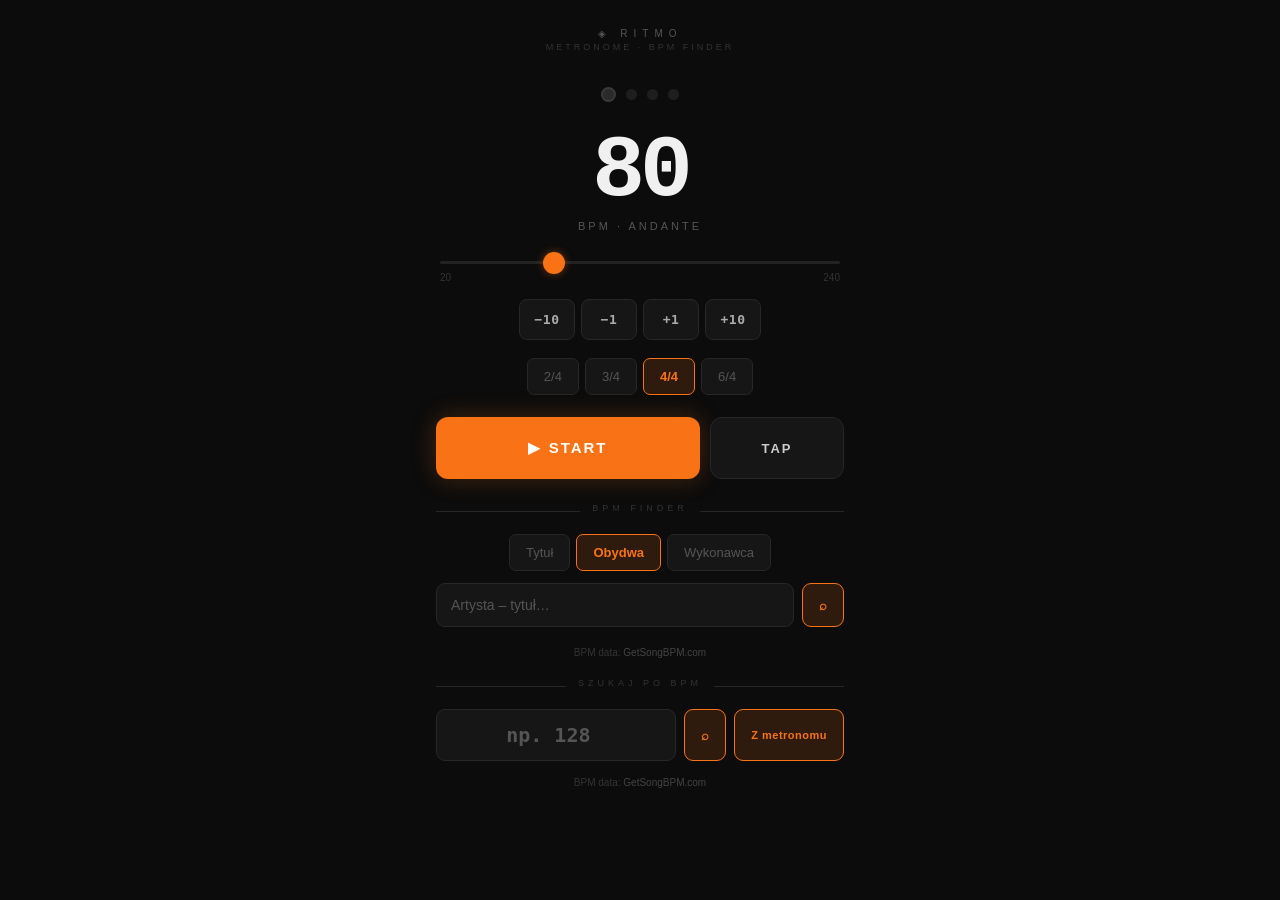
<file: ritmo/index.html>
<!DOCTYPE html>
<html lang="pl">
<head>
<meta charset="UTF-8">
<meta name="viewport" content="width=device-width, initial-scale=1, maximum-scale=1, user-scalable=no">
<title>RITMO</title>
<style>
:root{--bg:#0C0C0C;--card:#161616;--border:#272727;--org:#F97316;--org-dim:rgba(249,115,22,.15);--txt:#F0F0F0;--muted:#555;--green:#22C55E;--red:#EF4444}
*{box-sizing:border-box;margin:0;padding:0;-webkit-tap-highlight-color:transparent}
body{background:var(--bg);color:var(--txt);font-family:'Helvetica Neue',Helvetica,Arial,sans-serif;min-height:100vh;display:flex;justify-content:center}
.app{width:100%;max-width:440px;padding:28px 16px 56px}
.header{text-align:center;margin-bottom:32px}
.logo{font-size:10px;letter-spacing:6px;color:var(--muted);text-transform:uppercase;margin-bottom:3px}
.sub{font-size:9px;color:#333;letter-spacing:3px}
.beats{display:flex;justify-content:center;align-items:center;gap:10px;margin-bottom:24px;min-height:20px}
.beat{width:11px;height:11px;border-radius:50%;background:#1E1E1E;transition:background .05s;flex-shrink:0;border:2px solid transparent}
.beat.acc{width:15px;height:15px;background:#2A2A2A;border-color:#3A3A3A}
.beat.on{background:var(--org)!important;border-color:var(--org)!important}
.bpm-display{text-align:center;font-size:88px;font-weight:800;line-height:1;letter-spacing:-5px;font-family:'Courier New',monospace;color:var(--txt);transition:color .3s;user-select:none;margin-bottom:4px}
.bpm-display.playing{color:var(--org)}
.tempo-label{text-align:center;font-size:11px;letter-spacing:3px;color:var(--muted);text-transform:uppercase;margin-bottom:18px}
.slider-wrap{padding:0 4px;margin-bottom:16px}
input[type=range]{-webkit-appearance:none;appearance:none;width:100%;height:3px;border-radius:2px;background:#222;cursor:pointer}
input[type=range]::-webkit-slider-thumb{-webkit-appearance:none;width:22px;height:22px;border-radius:50%;background:var(--org);cursor:pointer;box-shadow:0 0 8px rgba(249,115,22,.4)}
.slider-labels{display:flex;justify-content:space-between;color:#333;font-size:10px;margin-top:4px}
.adj-row{display:flex;gap:6px;justify-content:center;margin-bottom:18px}
.btn-adj{background:var(--card);border:1px solid var(--border);color:#AAA;border-radius:8px;padding:12px 14px;font-size:13px;cursor:pointer;font-family:monospace;font-weight:600;min-width:56px;letter-spacing:.5px}
.btn-adj:active{background:#222}
.sig-row{display:flex;gap:6px;justify-content:center;margin-bottom:22px}
.btn-sig{background:var(--card);border:1px solid var(--border);color:var(--muted);border-radius:7px;padding:10px 16px;font-size:13px;cursor:pointer;transition:all .15s}
.btn-sig.active{background:var(--org-dim);border-color:var(--org);color:var(--org);font-weight:700}
.main-row{display:flex;gap:10px;margin-bottom:32px}
.btn-play{flex:2;background:var(--org);color:#fff;border:none;border-radius:12px;padding:22px 0;font-size:15px;font-weight:800;cursor:pointer;letter-spacing:2px;text-transform:uppercase;box-shadow:0 0 24px rgba(249,115,22,.25);transition:all .2s}
.btn-play.playing{background:#3B1FA8;box-shadow:0 0 24px rgba(124,58,237,.25)}
.btn-tap{flex:1;background:var(--card);color:#CCC;border:1px solid var(--border);border-radius:12px;padding:22px 0;font-size:13px;font-weight:700;cursor:pointer;letter-spacing:2px;text-transform:uppercase}
.btn-tap:active{background:#222}
.divider{position:relative;border-top:1px solid var(--border);margin-bottom:22px}
.divider span{position:absolute;top:-9px;left:50%;transform:translateX(-50%);background:var(--bg);padding:0 12px;font-size:9px;color:#333;letter-spacing:4px;text-transform:uppercase}
.field{background:var(--card);border:1px solid var(--border);border-radius:9px;color:var(--txt);padding:13px 14px;font-size:14px;outline:none;font-family:inherit;transition:border-color .2s;width:100%}
.field:focus{border-color:var(--org)}
.field::placeholder{color:var(--muted)}
.row{display:flex;gap:8px;margin-bottom:10px;align-items:stretch}
.btn-orange{background:var(--org-dim);color:var(--org);border:1px solid var(--org);border-radius:9px;padding:0 16px;font-size:13px;font-weight:700;cursor:pointer;white-space:nowrap;letter-spacing:.5px;transition:all .15s;flex-shrink:0}
.btn-orange:active{background:var(--org);color:#000}
.status{font-size:11px;margin-bottom:14px;min-height:16px;color:var(--muted)}
.track{background:var(--card);border:1px solid var(--border);border-radius:10px;padding:12px 14px;display:flex;align-items:center;gap:10px;margin-bottom:8px}
.track-info{flex:1;min-width:0}
.track-name{font-size:13px;font-weight:600;color:var(--txt);white-space:nowrap;overflow:hidden;text-overflow:ellipsis;margin-bottom:2px}
.track-artist{font-size:11px;color:var(--muted);white-space:nowrap;overflow:hidden;text-overflow:ellipsis}
.track-bpm{font-size:24px;font-weight:800;font-family:monospace;color:var(--org);flex-shrink:0;letter-spacing:-1px}
.btn-set{background:var(--org);color:#000;border:none;border-radius:7px;padding:9px 14px;font-size:12px;font-weight:800;cursor:pointer;flex-shrink:0;letter-spacing:.5px;transition:all .15s;white-space:nowrap}
.btn-set.ok{background:var(--green)!important;color:#fff}
.msg{text-align:center;font-size:13px;color:var(--muted);padding:14px 0}
.powered{text-align:center;margin-top:20px;font-size:10px;color:#333}
.powered a{color:#444;text-decoration:none}
.powered a:hover{color:var(--org)}
</style>
</head>
<body>
<div class="app">

  <div class="header">
    <div class="logo">◈ RITMO</div>
    <div class="sub">METRONOME · BPM FINDER</div>
  </div>

  <div class="beats" id="beats"></div>
  <div class="bpm-display" id="bpmDisplay">80</div>
  <div class="tempo-label" id="tempoLabel">BPM · Andante</div>

  <div class="slider-wrap">
    <input type="range" id="bpmSlider" min="20" max="240" value="80">
    <div class="slider-labels"><span>20</span><span>240</span></div>
  </div>

  <div class="adj-row">
    <button class="btn-adj" onclick="changeBpm(-10)">−10</button>
    <button class="btn-adj" onclick="changeBpm(-1)">−1</button>
    <button class="btn-adj" onclick="changeBpm(+1)">+1</button>
    <button class="btn-adj" onclick="changeBpm(+10)">+10</button>
  </div>

  <div class="sig-row" id="sigRow">
    <button class="btn-sig"        onclick="setSig(2)">2/4</button>
    <button class="btn-sig"        onclick="setSig(3)">3/4</button>
    <button class="btn-sig active" onclick="setSig(4)">4/4</button>
    <button class="btn-sig"        onclick="setSig(6)">6/4</button>
  </div>

  <div class="main-row">
    <button class="btn-play" id="playBtn" onclick="togglePlay()">▶  START</button>
    <button class="btn-tap" onclick="tapTempo()">TAP</button>
  </div>

  <div class="divider"><span>BPM FINDER</span></div>

  <div class="sig-row" id="typeRow" style="margin-bottom:12px">
    <button class="btn-sig"        onclick="setType('song')">Tytuł</button>
    <button class="btn-sig active" onclick="setType('both')">Obydwa</button>
    <button class="btn-sig"        onclick="setType('artist')">Wykonawca</button>
  </div>

  <div class="row">
    <input type="text" class="field" id="searchInput" placeholder="Artysta – tytuł…">
    <button class="btn-orange" id="searchBtn" onclick="doSearch()">⌕</button>
  </div>

  <div id="results"></div>

  <div class="powered">
    BPM data: <a href="https://getsongbpm.com" target="_blank" rel="noopener">GetSongBPM.com</a>
  </div>

  <div class="divider" style="margin-top:28px"><span>SZUKAJ PO BPM</span></div>

  <div class="row">
    <input type="number" class="field" id="bpmSearch" placeholder="np. 128" min="20" max="240"
      style="font-size:20px;font-family:monospace;font-weight:700;text-align:center">
    <button class="btn-orange" id="bpmSearchBtn" onclick="searchByBpm()">⌕</button>
    <button class="btn-orange" onclick="document.getElementById('bpmSearch').value=bpm;searchByBpm();"
      style="white-space:nowrap;font-size:11px">Z metronomu</button>
  </div>

  <div id="tempoResults" style="margin-top:10px"></div>

  <div class="powered" style="margin-top:16px">
    BPM data: <a href="https://getsongbpm.com" target="_blank" rel="noopener">GetSongBPM.com</a>
  </div>

</div>
<script>
const API = '/api/bpm';
let bpm=80, sig=4, isPlaying=false, tapTimes=[];
let audioCtx=null, schedId=null, nextTime=0, beatIdx=0;
const LA=25, AH=0.1;
const TMAP=[[0,'Larghissimo'],[40,'Largo'],[60,'Larghetto'],[66,'Adagio'],[76,'Andante'],[108,'Moderato'],[120,'Allegretto'],[132,'Allegro'],[168,'Vivace'],[176,'Presto'],[200,'Prestissimo']];
const tname=b=>{let n=TMAP[0][1];for(const[t,l]of TMAP)if(b>=t)n=l;return n};

function getCtx(){
  if(!audioCtx)audioCtx=new(window.AudioContext||window.webkitAudioContext)();
  if(audioCtx.state==='suspended')audioCtx.resume();
  return audioCtx;
}
function scheduleClick(beat,time){
  const c=getCtx(),o=c.createOscillator(),g=c.createGain();
  o.connect(g);g.connect(c.destination);
  o.frequency.setValueAtTime(beat===0?1400:900,time);
  g.gain.setValueAtTime(beat===0?0.9:0.55,time);
  g.gain.exponentialRampToValueAtTime(0.001,time+0.045);
  o.start(time);o.stop(time+0.05);
  setTimeout(()=>flashBeat(beat),Math.max(0,(time-getCtx().currentTime)*1000));
}
function scheduler(){const c=getCtx();while(nextTime<c.currentTime+AH){scheduleClick(beatIdx,nextTime);nextTime+=60/bpm;beatIdx=(beatIdx+1)%sig;}}
function startMetronome(){const c=getCtx();beatIdx=0;nextTime=c.currentTime+0.05;schedId=setInterval(scheduler,LA);isPlaying=true;syncBtn();}
function stopMetronome(){clearInterval(schedId);isPlaying=false;syncBtn();flashBeat(-1);}
function togglePlay(){isPlaying?stopMetronome():startMetronome();}

function renderDots(){
  const el=document.getElementById('beats');el.innerHTML='';
  for(let i=0;i<sig;i++){const d=document.createElement('div');d.className='beat'+(i===0?' acc':'');d.id='d'+i;el.appendChild(d);}
}
function flashBeat(b){for(let i=0;i<sig;i++){const d=document.getElementById('d'+i);if(d)d.classList.toggle('on',i===b);}}

function setBpm(v){
  bpm=Math.min(240,Math.max(20,Math.round(+v)));
  document.getElementById('bpmDisplay').textContent=bpm;
  document.getElementById('tempoLabel').textContent='BPM · '+tname(bpm);
  document.getElementById('bpmSlider').value=bpm;
}
function changeBpm(d){setBpm(bpm+d);}
document.getElementById('bpmSlider').addEventListener('input',e=>setBpm(e.target.value));

function setSig(n){sig=n;beatIdx=0;renderDots();document.querySelectorAll('.btn-sig').forEach((b,i)=>b.classList.toggle('active',[2,3,4,6][i]===n));}

function syncBtn(){
  const b=document.getElementById('playBtn'),n=document.getElementById('bpmDisplay');
  if(isPlaying){b.textContent='■  STOP';b.classList.add('playing');n.classList.add('playing');}
  else{b.textContent='▶  START';b.classList.remove('playing');n.classList.remove('playing');}
}

function tapTempo(){
  const now=Date.now();
  tapTimes=tapTimes.filter(t=>now-t<3500);tapTimes.push(now);tapTimes=tapTimes.slice(-8);
  if(tapTimes.length>=2){const d=tapTimes.slice(1).map((t,i)=>t-tapTimes[i]);setBpm(Math.round(60000/(d.reduce((a,b)=>a+b,0)/d.length)));}
}

let searchType = 'both';
function setType(t) {
  searchType = t;
  const labels = {song:'Tytuł', both:'Obydwa', artist:'Wykonawca'};
  document.querySelectorAll('#typeRow .btn-sig').forEach(b => {
    b.classList.toggle('active', b.textContent === labels[t]);
  });
}

document.getElementById('searchInput').addEventListener('keydown',e=>{if(e.key==='Enter')doSearch();});

async function doSearch(){
  const q=document.getElementById('searchInput').value.trim();
  if(!q)return;
  const btn=document.getElementById('searchBtn');
  btn.textContent='…';btn.disabled=true;
  document.getElementById('results').innerHTML='';
  try{
    const res=await fetch(`${API}?q=${encodeURIComponent(q)}&type=${searchType}`);
    if(!res.ok){document.getElementById('results').innerHTML='<div class="msg">Błąd połączenia z serwerem</div>';return;}
    const data=await res.json();
    const songs=data.search||[];
    if(!songs.length){document.getElementById('results').innerHTML='<div class="msg">Nie znaleziono utworów</div>';return;}
    const details=await Promise.all(
      songs.map(s=>fetch(`${API}?id=${s.id}`).then(r=>r.json()).catch(()=>null))
    );
    const items=songs.map((s,i)=>{
      const d=details[i]?.song;
      return{name:s.title||s.name,artist:s.artist?.name||'',bpm:d?.tempo?parseInt(d.tempo):null};
    });
    showResults(items);
  }catch(e){
    document.getElementById('results').innerHTML='<div class="msg">Błąd połączenia</div>';
  }finally{btn.textContent='⌕';btn.disabled=false;}
}

function showResults(items){
  const box=document.getElementById('results');
  if(!items.length){box.innerHTML='<div class="msg">Brak wyników</div>';return;}
  box.innerHTML=items.map((r,i)=>`
    <div class="track">
      <div class="track-info">
        <div class="track-name">${r.name}</div>
        <div class="track-artist">${r.artist}</div>
      </div>
      ${r.bpm
        ?`<div class="track-bpm">${r.bpm}</div>
          <button class="btn-set" id="s${i}" onclick="applyBpm(${r.bpm},${i})">USTAW</button>
          <a href="https://open.spotify.com/search/${encodeURIComponent((r.name+' '+r.artist).trim())}" target="_blank" rel="noopener"
            style="display:flex;align-items:center;justify-content:center;width:32px;height:32px;border-radius:50%;background:#1DB954;flex-shrink:0;text-decoration:none;font-size:16px">▶</a>`
        :`<div style="font-size:11px;color:var(--muted)">brak BPM</div>`}
    </div>`).join('');
}

function applyBpm(val,i){
  setBpm(val);
  const b=document.getElementById('s'+i);
  if(!b)return;
  b.textContent='✓ OK';b.classList.add('ok');
  setTimeout(()=>{b.textContent='USTAW';b.classList.remove('ok');},1000);
}

// ── Szukaj po BPM ─────────────────────────────
async function searchByBpm(){
  const val=parseInt(document.getElementById('bpmSearch').value);
  if(!val||val<20||val>240)return;
  const btn=document.getElementById('bpmSearchBtn');
  btn.textContent='…';btn.disabled=true;
  document.getElementById('tempoResults').innerHTML='';
  try{
    const res=await fetch(`${API}?bpm=${val}`);
    if(!res.ok){document.getElementById('tempoResults').innerHTML='<div class="msg">Błąd połączenia</div>';return;}
    const data=await res.json();
    const songs=data.tempo||[];
    if(!songs.length){document.getElementById('tempoResults').innerHTML='<div class="msg">Brak utworów dla tego BPM</div>';return;}
    const items=songs.map(s=>({
      name:s.title||s.name,
      artist:s.artist?.name||'',
      bpm:s.tempo?parseInt(s.tempo):val
    }));
    showTempoResults(items);
  }catch(e){
    document.getElementById('tempoResults').innerHTML='<div class="msg">Błąd połączenia</div>';
  }finally{btn.textContent='⌕';btn.disabled=false;}
}

function showTempoResults(items){
  const box=document.getElementById('tempoResults');
  if(!items.length){box.innerHTML='<div class="msg">Brak wyników</div>';return;}
  box.innerHTML=items.map((r,i)=>`
    <div class="track">
      <div class="track-info">
        <div class="track-name">${r.name}</div>
        <div class="track-artist">${r.artist}</div>
      </div>
      <div class="track-bpm">${r.bpm}</div>
      <button class="btn-set" id="t${i}" onclick="applyBpm(${r.bpm},'t${i}')">USTAW</button>
      <a href="https://open.spotify.com/search/${encodeURIComponent((r.name+' '+r.artist).trim())}" target="_blank" rel="noopener"
        style="display:flex;align-items:center;justify-content:center;width:32px;height:32px;border-radius:50%;background:#1DB954;flex-shrink:0;text-decoration:none;font-size:16px">▶</a>
    </div>`).join('');
}

document.getElementById('bpmSearch').addEventListener('keydown',e=>{if(e.key==='Enter')searchByBpm();});

renderDots();setBpm(80);
</script>
</body>
</html>
</file>
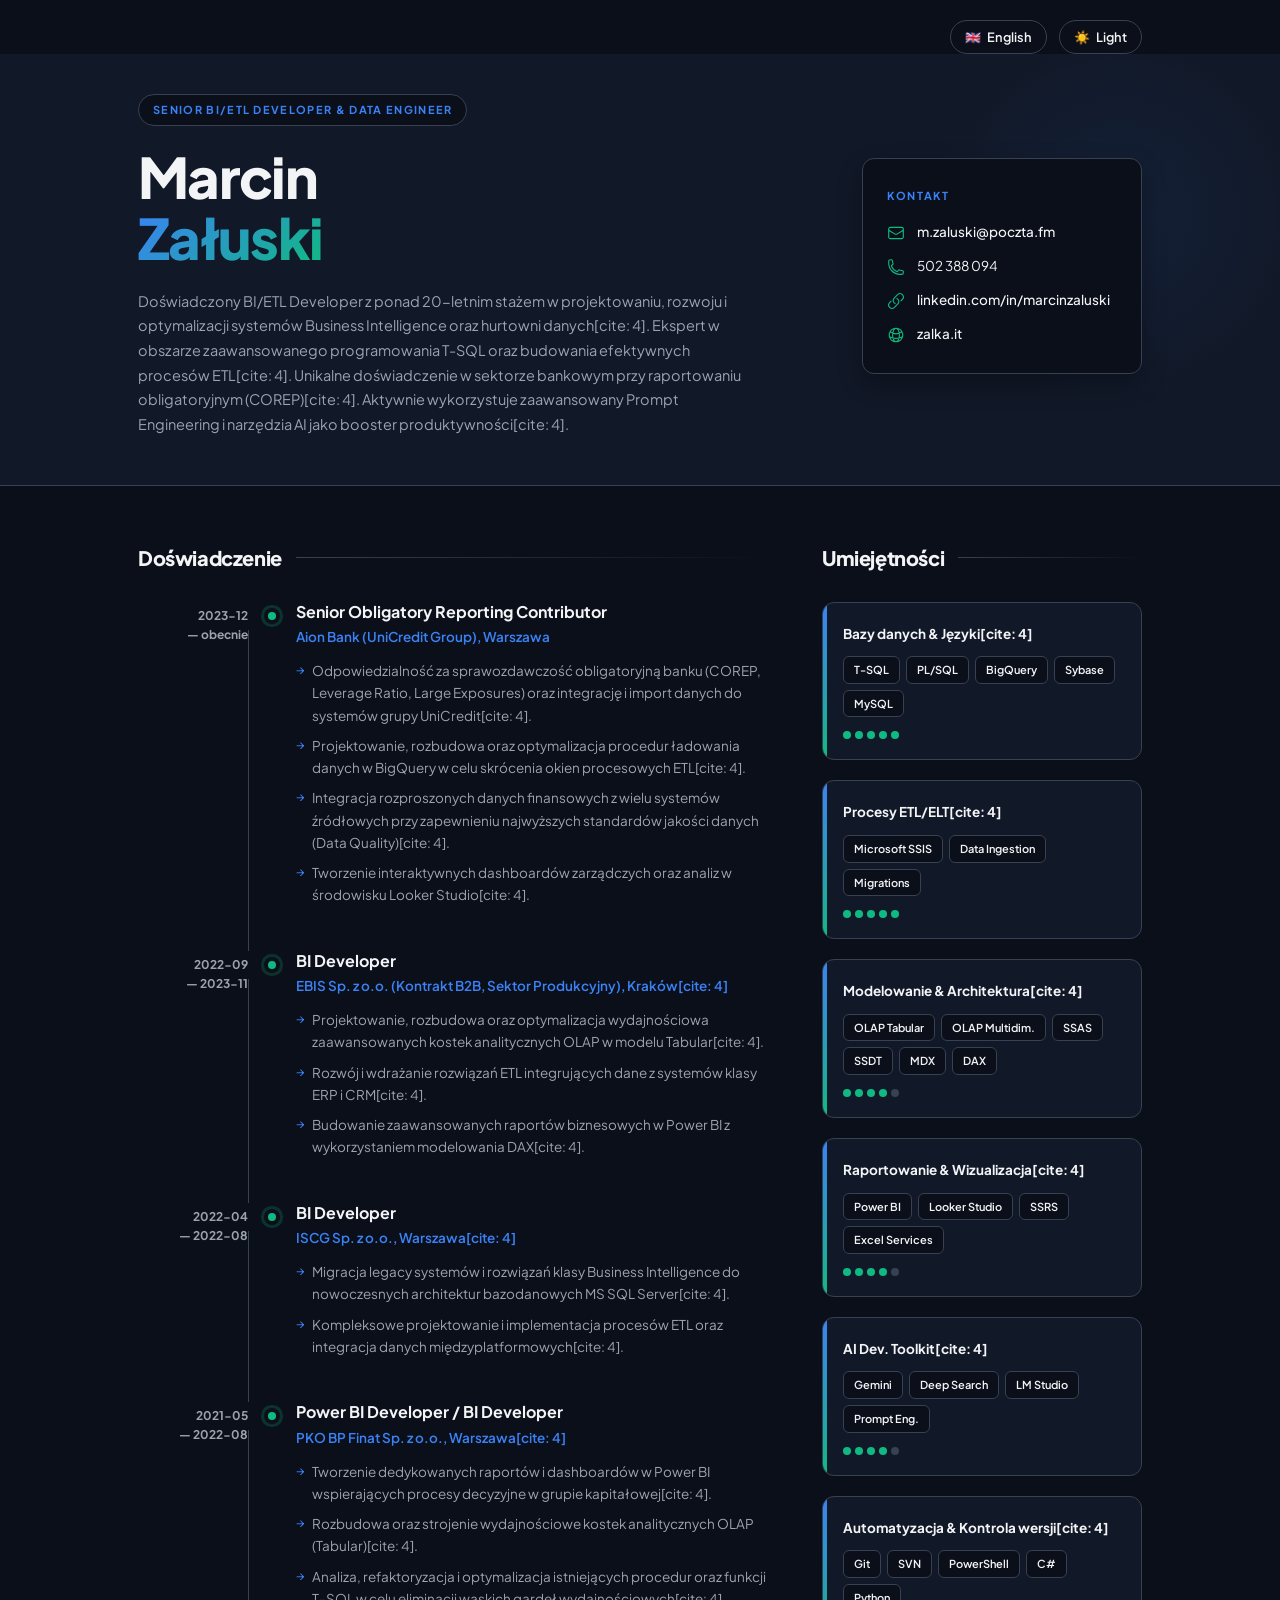
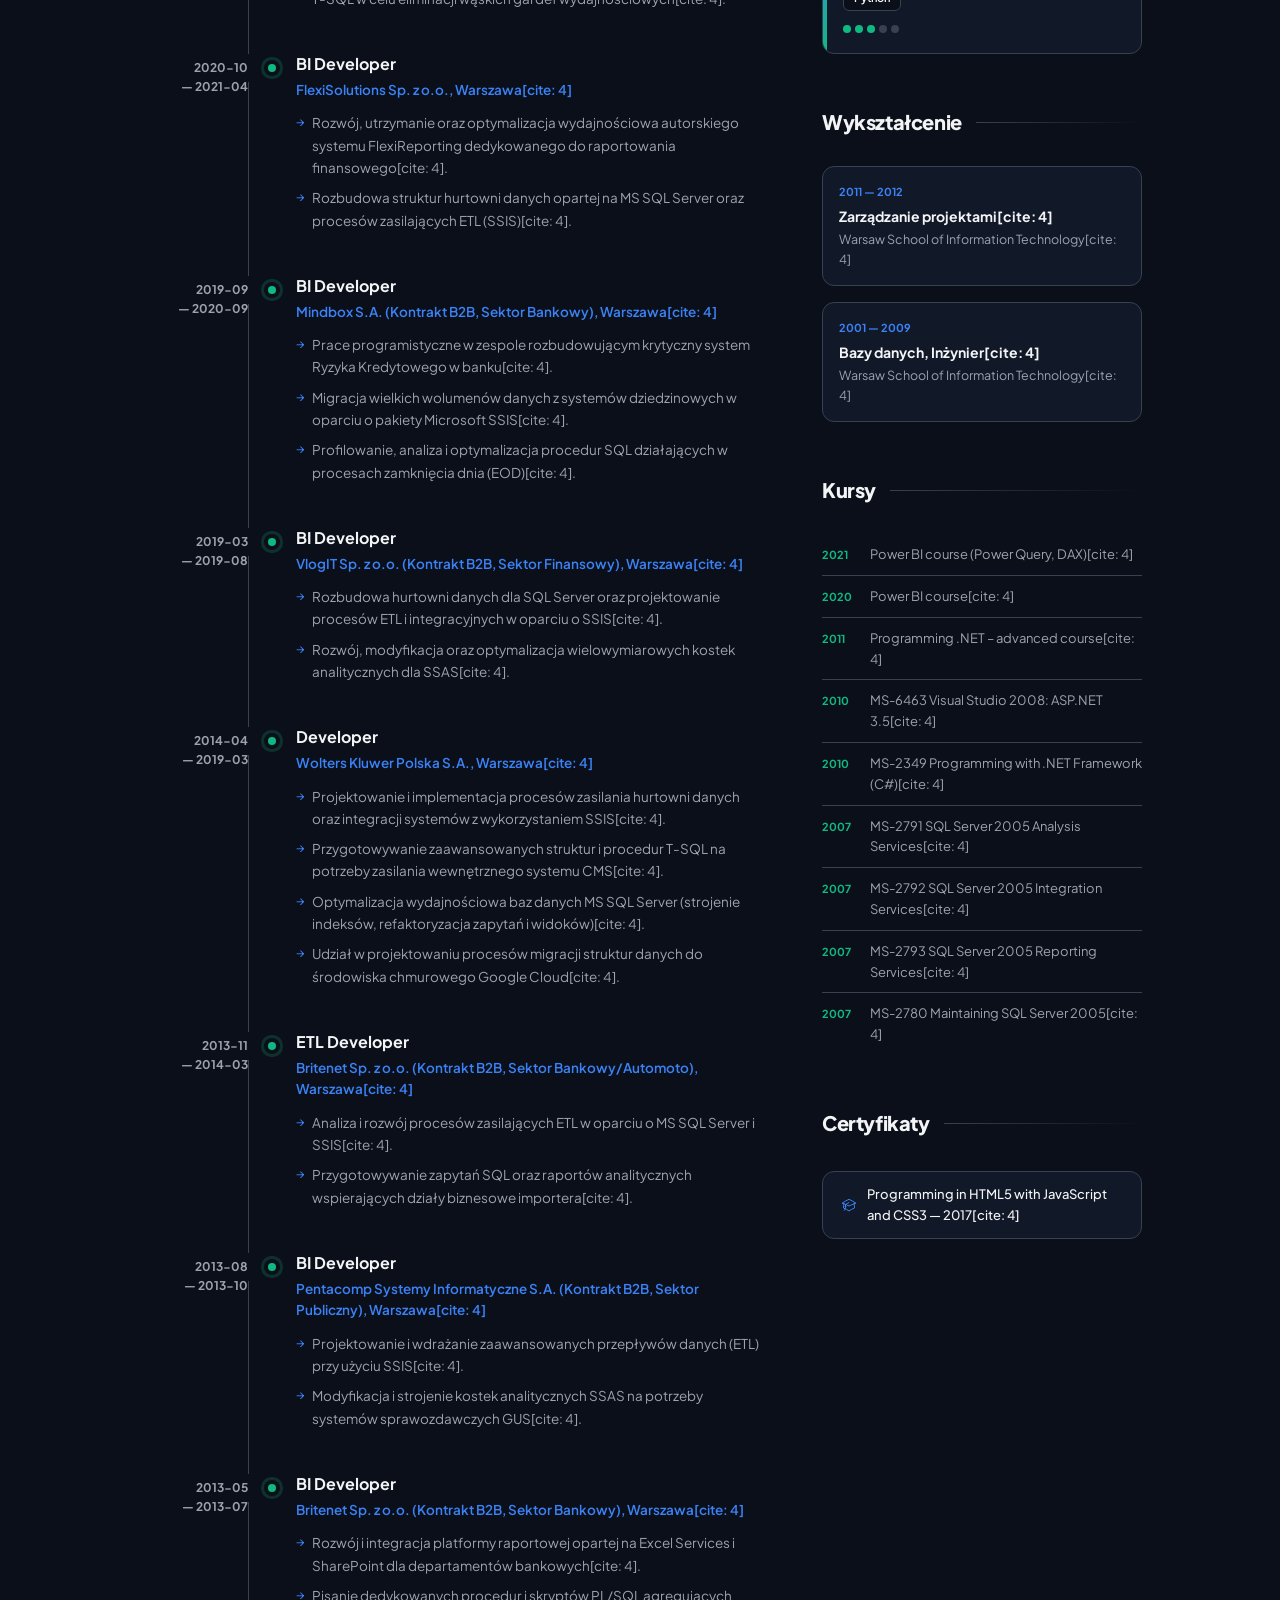
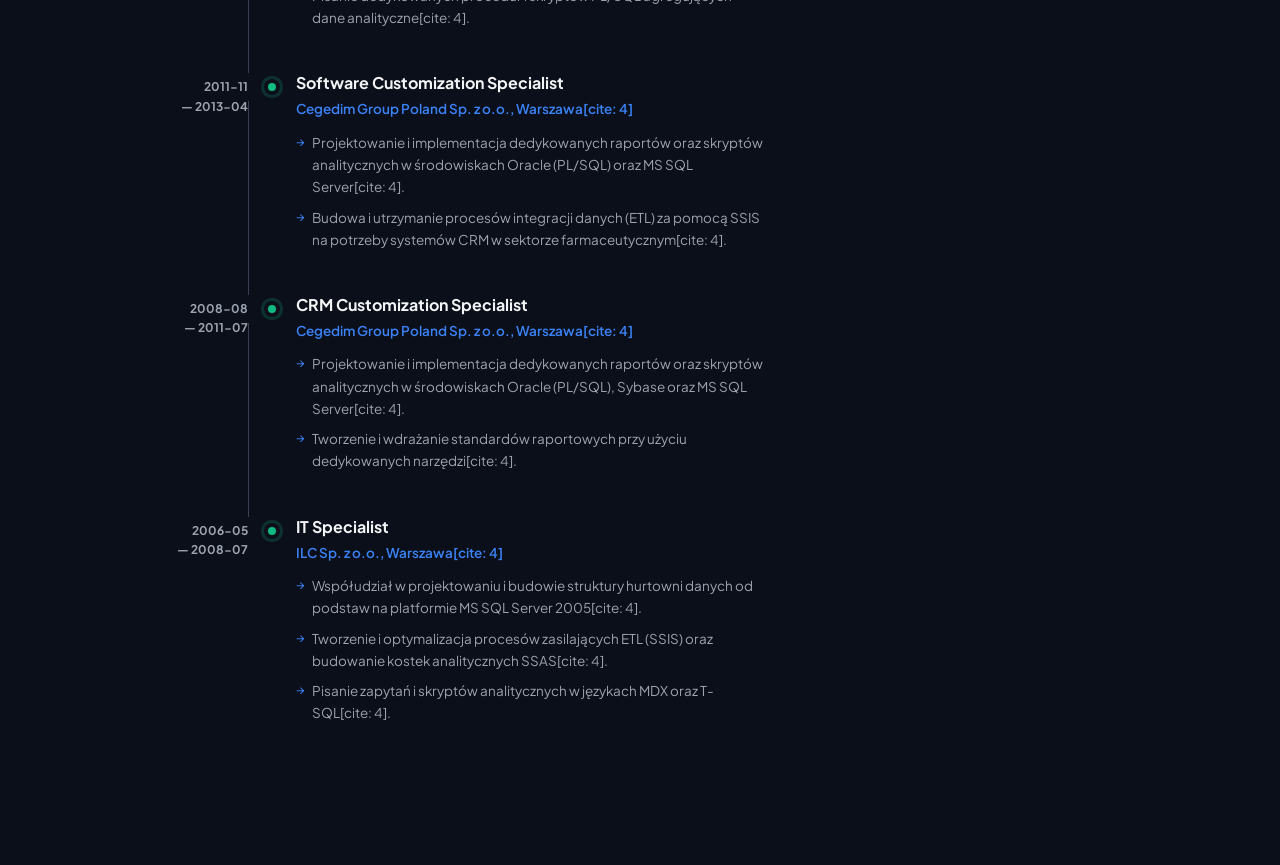
<file: CV.html>
<!DOCTYPE html>
<html lang="pl" data-theme="dark" data-lang="pl">
<head>
<meta charset="UTF-8">
<meta name="viewport" content="width=device-width, initial-scale=1.0">
<title>Marcin Załuski — Senior BI/ETL Developer &amp; Data Engineer</title>
<link rel="preconnect" href="https://fonts.googleapis.com">
<link rel="preconnect" href="https://fonts.gstatic.com" crossorigin>
<link href="https://fonts.googleapis.com/css2?family=Plus+Jakarta+Sans:wght@300;400;500;600;700;800&display=swap" rel="stylesheet">
<style>
  /* ── DESIGN TOKENS (ZGODNE Z INDEX.HTML) ───────────────── */
  :root[data-theme="dark"] {
    --bg-primary: #0b0f19;
    --bg-secondary: #111827;
    --bg-card: #1f2937;
    --text-main: #f3f4f6;
    --text-muted: #9ca3af;
    --accent-blue: #3b82f6;
    --accent-green: #10b981;
    --accent-gradient: linear-gradient(135deg, #3b82f6 0%, #10b981 100%);
    --border-color: #374151;
    --shadow: rgba(0, 0, 0, 0.3);
    --timeline-line: #374151;
  }

  :root[data-theme="light"] {
    --bg-primary: #f8fafc;
    --bg-secondary: #ffffff;
    --bg-card: #f1f5f9;
    --text-main: #0f172a;
    --text-muted: #475569;
    --accent-blue: #2563eb;
    --accent-green: #059669;
    --accent-gradient: linear-gradient(135deg, #2563eb 0%, #059669 100%);
    --border-color: #e2e8f0;
    --shadow: rgba(0, 0, 0, 0.05);
    --timeline-line: #e2e8f0;
  }

  /* ── MECHANIZM ZMIANY JĘZYKA ────────────────────────── */
  html[data-lang="pl"] [lang="en"] { display: none !important; }
  html[data-lang="en"] [lang="pl"] { display: none !important; }

  /* ── RESET & BASE STYLES ───────────────────────────── */
  *, *::before, *::after { box-sizing: border-box; margin: 0; padding: 0; }
  html { scroll-behavior: smooth; }
  body {
    font-family: 'Plus Jakarta Sans', sans-serif;
    background: var(--bg-primary);
    color: var(--text-main);
    min-height: 100vh;
    line-height: 1.6;
    transition: background-color 0.3s ease, color 0.3s ease;
  }

  /* ── PANELZ AKCJAMI (TOGGLES) ───────────────────────── */
  .top-bar {
    max-width: 1100px;
    margin: 0 auto;
    padding: 20px 48px 0;
    display: flex;
    justify-content: flex-end;
    gap: 12px;
  }

  .toggle-btn {
    background: none;
    border: 1px solid var(--border-color);
    color: var(--text-main);
    padding: 8px 14px;
    border-radius: 20px;
    cursor: pointer;
    font-family: inherit;
    font-size: 0.8rem;
    font-weight: 600;
    display: inline-flex;
    align-items: center;
    gap: 6px;
    transition: all 0.2s;
  }

  .toggle-btn:hover {
    border-color: var(--accent-blue);
    background-color: var(--bg-card);
  }

  /* ── HEADER ─────────────────────────────────────── */
  .header {
    background: var(--bg-secondary);
    border-bottom: 1px solid var(--border-color);
    position: relative;
    overflow: hidden;
  }

  .header::before {
    content: '';
    position: absolute;
    top: -40px; right: -40px;
    width: 400px; height: 400px;
    border-radius: 50%;
    background: radial-gradient(circle, rgba(59, 130, 246, 0.08) 0%, transparent 70%);
    pointer-events: none;
  }

  .header-inner {
    max-width: 1100px;
    margin: 0 auto;
    padding: 40px 48px 48px;
    display: grid;
    grid-template-columns: 1fr auto;
    gap: 40px;
    align-items: center;
  }

  .header-left { position: relative; z-index: 1; }

  .role-tag {
    display: inline-block;
    font-size: 11px;
    font-weight: 700;
    letter-spacing: 0.12em;
    text-transform: uppercase;
    color: var(--accent-blue);
    background-color: var(--bg-primary);
    border: 1px solid var(--border-color);
    padding: 6px 14px;
    border-radius: 100px;
    margin-bottom: 20px;
    animation: fadeUp 0.6s ease both;
  }

  .name {
    font-size: clamp(36px, 5vw, 56px);
    font-weight: 800;
    color: var(--text-main);
    line-height: 1.1;
    letter-spacing: -0.03em;
    margin-bottom: 20px;
    animation: fadeUp 0.7s 0.1s ease both;
  }

  .name span {
    background: var(--accent-gradient);
    -webkit-background-clip: text;
    -webkit-text-fill-color: transparent;
  }

  .summary {
    font-size: 14.5px;
    line-height: 1.7;
    color: var(--text-muted);
    max-width: 620px;
    font-weight: 400;
    animation: fadeUp 0.7s 0.2s ease both;
  }

  /* ── CONTACT CARD ────────────────────────────────── */
  .contact-card {
    background: var(--bg-primary);
    border: 1px solid var(--border-color);
    border-radius: 12px;
    padding: 28px 24px;
    min-width: 280px;
    position: relative; z-index: 1;
    box-shadow: 0 10px 25px var(--shadow);
    animation: fadeUp 0.7s 0.3s ease both;
  }

  .contact-card h3 {
    font-size: 11px;
    font-weight: 700;
    letter-spacing: 0.15em;
    text-transform: uppercase;
    color: var(--accent-blue);
    margin-bottom: 18px;
  }

  .contact-item {
    display: flex;
    align-items: flex-start;
    gap: 12px;
    margin-bottom: 14px;
    font-size: 13.5px;
    color: var(--text-main);
    line-height: 1.4;
  }

  .contact-item:last-child { margin-bottom: 0; }

  .contact-icon {
    width: 18px;
    height: 18px;
    color: var(--accent-green);
    flex-shrink: 0;
    margin-top: 2px;
  }

  .contact-item a {
    color: inherit;
    text-decoration: none;
    transition: color 0.2s;
    font-weight: 500;
  }

  .contact-item a:hover { color: var(--accent-blue); }

  /* ── LAYOUT STRUCTURE ────────────────────────────── */
  .page {
    max-width: 1100px;
    margin: 0 auto;
    padding: 0 48px 80px;
  }

  .grid {
    display: grid;
    grid-template-columns: 1fr 320px;
    gap: 56px;
    padding-top: 56px;
  }

  /* ── SECTION HEADINGS ────────────────────────────── */
  .section { margin-bottom: 52px; }

  .section-title {
    font-size: 20px;
    font-weight: 800;
    color: var(--text-main);
    margin-bottom: 28px;
    display: flex;
    align-items: center;
    gap: 14px;
    letter-spacing: -0.02em;
  }

  .section-title::after {
    content: '';
    flex: 1;
    height: 1px;
    background: linear-gradient(to right, var(--border-color), transparent);
  }

  /* ── EXPERIENCE TIMELINE ─────────────────────────── */
  .exp-item {
    display: grid;
    grid-template-columns: 110px 1fr;
    gap: 0 24px;
    margin-bottom: 36px;
    position: relative;
  }

  .exp-item::before {
    content: '';
    position: absolute;
    left: 110px;
    top: 28px;
    bottom: -36px;
    width: 1px;
    background: var(--timeline-line);
  }

  .exp-item:last-child::before { display: none; }

  .exp-date {
    font-size: 12px;
    font-weight: 700;
    color: var(--text-muted);
    padding-top: 4px;
    text-align: right;
    line-height: 1.6;
  }

  .exp-content {
    padding-left: 24px;
    position: relative;
  }

  .exp-content::before {
    content: '';
    position: absolute;
    left: -4px;
    top: 10px;
    width: 8px; height: 8px;
    border-radius: 50%;
    background: var(--accent-green);
    box-shadow: 0 0 0 4px var(--bg-primary), 0 0 0 7px rgba(16, 185, 129, 0.2);
    transition: all 0.3s;
  }

  .exp-role {
    font-weight: 700;
    font-size: 16px;
    color: var(--text-main);
    margin-bottom: 4px;
    line-height: 1.3;
  }

  .exp-company {
    font-size: 13.5px;
    color: var(--accent-blue);
    font-weight: 600;
    margin-bottom: 12px;
  }

  .exp-bullets { list-style: none; padding: 0; }

  .exp-bullets li {
    font-size: 13.5px;
    line-height: 1.65;
    color: var(--text-muted);
    padding-left: 16px;
    position: relative;
    margin-bottom: 8px;
    font-weight: 400;
  }

  .exp-bullets li::before {
    content: '→';
    position: absolute;
    left: 0;
    color: var(--accent-blue);
    font-size: 12px;
    top: 0;
  }

  /* ── SKILLS MODULE ───────────────────────────────── */
  .skill-block {
    margin-bottom: 20px;
    padding: 20px;
    background: var(--bg-secondary);
    border: 1px solid var(--border-color);
    border-radius: 12px;
    position: relative;
    overflow: hidden;
  }

  .skill-block::after {
    content: '';
    position: absolute;
    left: 0; top: 0; bottom: 0;
    width: 4px;
    background: var(--accent-gradient);
  }

  .skill-name {
    font-size: 13.5px;
    font-weight: 700;
    color: var(--text-main);
    margin-bottom: 12px;
  }

  .skill-tags { display: flex; flex-wrap: wrap; gap: 6px; }

  .skill-tag {
    font-size: 11px;
    background: var(--bg-primary);
    color: var(--text-main);
    padding: 4px 10px;
    border-radius: 6px;
    font-weight: 600;
    border: 1px solid var(--border-color);
  }

  .stars { display: flex; gap: 4px; margin-top: 14px; }
  .star {
    width: 8px; height: 8px;
    border-radius: 50%;
    background: var(--accent-green);
  }
  .star.empty { background: var(--border-color); }

  /* ── EDUCATION MODULE ────────────────────────────── */
  .edu-item {
    margin-bottom: 16px;
    padding: 16px;
    background: var(--bg-secondary);
    border: 1px solid var(--border-color);
    border-radius: 12px;
  }

  .edu-year {
    font-size: 11px;
    font-weight: 700;
    color: var(--accent-blue);
    margin-bottom: 4px;
  }

  .edu-degree {
    font-weight: 700;
    font-size: 14px;
    color: var(--text-main);
    margin-bottom: 2px;
  }

  .edu-school {
    font-size: 12.5px;
    color: var(--text-muted);
  }

  /* ── COURSES LIST ────────────────────────────────── */
  .course-list { list-style: none; }
  .course-list li {
    font-size: 13px;
    color: var(--text-muted);
    padding: 10px 0;
    border-bottom: 1px solid var(--border-color);
    display: flex;
    gap: 12px;
    align-items: flex-start;
  }
  .course-list li:last-child { border-bottom: none; }
  .course-year {
    font-size: 11px;
    font-weight: 700;
    color: var(--accent-green);
    min-width: 36px;
    padding-top: 2px;
  }

  /* ── CERTIFICATE BADGE ───────────────────────────── */
  .cert-badge {
    display: inline-flex;
    align-items: center;
    gap: 10px;
    background: var(--bg-secondary);
    border: 1px solid var(--border-color);
    color: var(--text-main);
    font-size: 13px;
    padding: 12px 18px;
    border-radius: 12px;
    font-weight: 500;
    margin-top: 4px;
  }
  .cert-badge svg { color: var(--accent-blue); flex-shrink: 0; }

  /* ── ANIMATIONS ──────────────────────────────────── */
  @keyframes fadeUp {
    from { opacity: 0; transform: translateY(15px); }
    to   { opacity: 1; transform: translateY(0); }
  }

  .section {
    opacity: 0;
    transform: translateY(12px);
    transition: opacity 0.4s ease, transform 0.4s ease;
  }

  .section.visible { opacity: 1; transform: none; }

  /* ── PRINT COMPATIBILITY ─────────────────────────── */
  @media print {
    .top-bar, .toggle-btn { display: none !important; }
    .section { opacity: 1 !important; transform: none !important; }
    :root {
      --bg-primary: #ffffff !important;
      --bg-secondary: #f8fafc !important;
      --bg-card: #ffffff !important;
      --text-main: #0f172a !important;
      --text-muted: #334155 !important;
      --border-color: #cbd5e1 !important;
      --timeline-line: #cbd5e1 !important;
    }
    .contact-card { box-shadow: none !important; }
  }

  @media (max-width: 850px) {
    .header-inner { grid-template-columns: 1fr; gap: 30px; }
    .grid { grid-template-columns: 1fr; gap: 40px; }
    .page { padding: 0 24px 60px; }
    .top-bar { padding: 20px 24px 0; }
    .header-inner { padding: 30px 24px 40px; }
    .exp-date { text-align: left; margin-bottom: 4px; }
    .exp-item { grid-template-columns: 1fr; }
    .exp-item::before { left: 0; top: 40px; }
    .exp-content { padding-left: 16px; margin-top: 8px; }
    .exp-content::before { left: -4px; top: 10px; }
  }
</style>
</head>
<body>

<!-- TOP ACTIONS BAR -->
<div class="top-bar">
  <button class="toggle-btn" id="lang-toggle">
    <span id="lang-icon">🇬🇧</span> <span id="lang-text">English</span>
  </button>
  <button class="toggle-btn" id="theme-toggle">
    <span id="theme-icon">☀️</span> <span id="theme-text">Light</span>
  </button>
</div>

<!-- HEADER -->
<header class="header">
  <div class="header-inner">
    <div class="header-left">
      <span class="role-tag">Senior BI/ETL Developer &amp; Data Engineer</span>
      <h1 class="name">Marcin<br><span>Załuski</span></h1>
      
      <p lang="pl" class="summary">
        Doświadczony BI/ETL Developer z ponad 20-letnim stażem w projektowaniu, rozwoju i optymalizacji systemów Business Intelligence oraz hurtowni danych[cite: 4]. Ekspert w obszarze zaawansowanego programowania T-SQL oraz budowania efektywnych procesów ETL[cite: 4]. Unikalne doświadczenie w sektorze bankowym przy raportowaniu obligatoryjnym (COREP)[cite: 4]. Aktywnie wykorzystuje zaawansowany Prompt Engineering i narzędzia AI jako booster produktywności[cite: 4].
      </p>
      <p lang="en" class="summary">
        Experienced BI/ETL Developer &amp; Data Engineer with over 20 years of expertise in designing, developing, and performance-tuning Business Intelligence systems and Data Warehouses (DWH). Expert in advanced T-SQL programming and building highly efficient ETL/ELT pipelines. Possess unique experience in the banking sector, specializing in regulatory and obligatory reporting (COREP). Actively leverage advanced language models (LLMs) to boost technical productivity.
      </p>
    </div>
    
    <div class="contact-card">
      <h3 lang="pl">Kontakt</h3>
      <h3 lang="en">Contact</h3>
      <div class="contact-item">
        <svg class="contact-icon" fill="none" viewBox="0 0 24 24" stroke="currentColor" stroke-width="1.5"><path stroke-linecap="round" stroke-linejoin="round" d="M21.75 6.75v10.5a2.25 2.25 0 01-2.25 2.25h-15a2.25 2.25 0 01-2.25-2.25V6.75m19.5 0A2.25 2.25 0 0019.5 4.5h-15a2.25 2.25 0 00-2.25 2.25m19.5 0v.243a2.25 2.25 0 01-1.07 1.916l-7.5 4.615a2.25 2.25 0 01-2.36 0L3.32 8.91a2.25 2.25 0 01-1.07-1.916V6.75"/></svg>
        <a href="mailto:m.zaluski@poczta.fm">m.zaluski@poczta.fm</a>
      </div>
      <div class="contact-item">
        <svg class="contact-icon" fill="none" viewBox="0 0 24 24" stroke="currentColor" stroke-width="1.5"><path stroke-linecap="round" stroke-linejoin="round" d="M2.25 6.75c0 8.284 6.716 15 15 15h2.25a2.25 2.25 0 002.25-2.25v-1.372c0-.516-.351-.966-.852-1.091l-4.423-1.106c-.44-.11-.902.055-1.173.417l-.97 1.293c-.282.376-.769.542-1.21.38a12.035 12.035 0 01-7.143-7.143c-.162-.441.004-.928.38-1.21l1.293-.97c.363-.271.527-.734.417-1.173L6.963 3.102a1.125 1.125 0 00-1.091-.852H4.5A2.25 2.25 0 002.25 4.5v2.25z"/></svg>
        <span>502 388 094</span>
      </div>
      <div class="contact-item">
        <svg class="contact-icon" fill="none" viewBox="0 0 24 24" stroke="currentColor" stroke-width="1.5"><path stroke-linecap="round" stroke-linejoin="round" d="M13.19 8.688a4.5 4.5 0 011.242 7.244l-4.5 4.5a4.5 4.5 0 01-6.364-6.364l1.757-1.757m13.35-.622l1.757-1.757a4.5 4.5 0 00-6.364-6.364l-4.5 4.5a4.5 4.5 0 001.242 7.244"/></svg>
        <a href="https://www.linkedin.com/in/marcinzaluski/" target="_blank">linkedin.com/in/marcinzaluski</a>
      </div>
      <div class="contact-item">
        <svg class="contact-icon" fill="none" viewBox="0 0 24 24" stroke="currentColor" stroke-width="1.5"><path stroke-linecap="round" stroke-linejoin="round" d="M12 21a9.004 9.004 0 008.716-6.747M12 21a9.004 9.004 0 01-8.716-6.747M12 21c2.485 0 4.5-4.03 4.5-9S14.485 3 12 3m0 18c-2.485 0-4.5-4.03-4.5-9S9.515 3 12 3m0 0a8.997 8.997 0 017.843 4.582M12 3a8.997 8.997 0 00-7.843 4.582m15.686 0A11.953 11.953 0 0112 10.5c-2.998 0-5.74-1.1-7.843-2.918m15.686 0A8.959 8.959 0 0121 12c0 .778-.099 1.533-.284 2.253m0 0A17.919 17.919 0 0112 16.5c-3.162 0-6.133-.815-8.716-2.247m0 0A9.015 9.015 0 013 12c0-1.605.42-3.113 1.157-4.418"/></svg>
        <a href="https://www.zalka.it/" target="_blank">zalka.it</a>
      </div>
    </div>
  </div>
</header>

<!-- MAIN CONTENT -->
<div class="page">
  <div class="grid">

    <!-- LEFT: EXPERIENCE -->
    <main>
      <section class="section">
        <h2 lang="pl" class="section-title">Doświadczenie</h2>
        <h2 lang="en" class="section-title">Work Experience</h2>

        <!-- JOB 1 -->
        <div class="exp-item">
          <div lang="pl" class="exp-date">2023-12<br>— obecnie</div>
          <div lang="en" class="exp-date">2023-12<br>— Present</div>
          <div class="exp-content">
            <div class="exp-role">Senior Obligatory Reporting Contributor</div>
            <div class="exp-company">Aion Bank (UniCredit Group), Warszawa</div>
            
            <ul lang="pl" class="exp-bullets">
              <li>Odpowiedzialność za sprawozdawczość obligatoryjną banku (COREP, Leverage Ratio, Large Exposures) oraz integrację i import danych do systemów grupy UniCredit[cite: 4].</li>
              <li>Projektowanie, rozbudowa oraz optymalizacja procedur ładowania danych w BigQuery w celu skrócenia okien procesowych ETL[cite: 4].</li>
              <li>Integracja rozproszonych danych finansowych z wielu systemów źródłowych przy zapewnieniu najwyższych standardów jakości danych (Data Quality)[cite: 4].</li>
              <li>Tworzenie interaktywnych dashboardów zarządczych oraz analiz w środowisku Looker Studio[cite: 4].</li>
            </ul>
            <ul lang="en" class="exp-bullets">
              <li>Responsible for the bank's regulatory and obligatory reporting (COREP, Leverage Ratio, Large Exposures) as well as data integration and ingestion into UniCredit Group systems.</li>
              <li>Designing, expanding, and performance-tuning data loading procedures in BigQuery to minimize ETL processing windows.</li>
              <li>Integrating highly distributed financial data from multiple legacy and modern source systems while ensuring the highest Data Quality standards.</li>
              <li>Creating interactive management dashboards and analytical reports within the Looker Studio environment.</li>
            </ul>
          </div>
        </div>

        <!-- JOB 2 -->
        <div class="exp-item">
          <div lang="pl" class="exp-date">2022-09<br>— 2023-11</div>
          <div lang="en" class="exp-date">2022-09<br>— 2023-11</div>
          <div class="exp-content">
            <div class="exp-role">BI Developer</div>
            <div lang="pl" class="exp-company">EBIS Sp. z o.o. (Kontrakt B2B, Sektor Produkcyjny), Kraków[cite: 4]</div>
            <div lang="en" class="exp-company">EBIS Sp. z o.o. (B2B Contract, Manufacturing Sector), Kraków</div>
            
            <ul lang="pl" class="exp-bullets">
              <li>Projektowanie, rozbudowa oraz optymalizacja wydajnościowa zaawansowanych kostek analitycznych OLAP w modelu Tabular[cite: 4].</li>
              <li>Rozwój i wdrażanie rozwiązań ETL integrujących dane z systemów klasy ERP i CRM[cite: 4].</li>
              <li>Budowanie zaawansowanych raportów biznesowych w Power BI z wykorzystaniem modelowania DAX[cite: 4].</li>
            </ul>
            <ul lang="en" class="exp-bullets">
              <li>Designing, extending, and performance-tuning advanced OLAP analytical cubes in the Tabular model.</li>
              <li>Developing and implementing robust ETL solutions integrating data from Enterprise ERP and CRM systems.</li>
              <li>Building comprehensive, advanced business reports in Power BI utilizing DAX modeling.</li>
            </ul>
          </div>
        </div>

        <!-- JOB 3 -->
        <div class="exp-item">
          <div class="exp-date">2022-04<br>— 2022-08</div>
          <div class="exp-content">
            <div class="exp-role">BI Developer</div>
            <div class="exp-company">ISCG Sp. z o.o., Warszawa[cite: 4]</div>
            
            <ul lang="pl" class="exp-bullets">
              <li>Migracja legacy systemów i rozwiązań klasy Business Intelligence do nowoczesnych architektur bazodanowych MS SQL Server[cite: 4].</li>
              <li>Kompleksowe projektowanie i implementacja procesów ETL oraz integracja danych międzyplatformowych[cite: 4].</li>
            </ul>
            <ul lang="en" class="exp-bullets">
              <li>Migrating legacy Business Intelligence systems and solutions to modern MS SQL Server database architectures.</li>
              <li>End-to-end design and implementation of production ETL processes and cross-platform data integration.</li>
            </ul>
          </div>
        </div>

        <!-- JOB 4 -->
        <div class="exp-item">
          <div class="exp-date">2021-05<br>— 2022-08</div>
          <div class="exp-content">
            <div class="exp-role">Power BI Developer / BI Developer</div>
            <div class="exp-company">PKO BP Finat Sp. z o.o., Warszawa[cite: 4]</div>
            
            <ul lang="pl" class="exp-bullets">
              <li>Tworzenie dedykowanych raportów i dashboardów w Power BI wspierających procesy decyzyjne w grupie kapitałowej[cite: 4].</li>
              <li>Rozbudowa oraz strojenie wydajnościowe kostek analitycznych OLAP (Tabular)[cite: 4].</li>
              <li>Analiza, refaktoryzacja i optymalizacja istniejących procedur oraz funkcji T-SQL w celu eliminacji wąskich gardeł wydajnościowych[cite: 4].</li>
            </ul>
            <ul lang="en" class="exp-bullets">
              <li>Creating dedicated Power BI reports and dashboards supporting key decision-making processes across the capital group.</li>
              <li>Extending and performance-tuning corporate OLAP analytical cubes (Tabular).</li>
              <li>Analyzing, refactoring, and optimizing existing T-SQL procedures and functions to eliminate performance bottlenecks.</li>
            </ul>
          </div>
        </div>

        <!-- JOB 5 -->
        <div class="exp-item">
          <div class="exp-date">2020-10<br>— 2021-04</div>
          <div class="exp-content">
            <div class="exp-role">BI Developer</div>
            <div class="exp-company">FlexiSolutions Sp. z o.o., Warszawa[cite: 4]</div>
            
            <ul lang="pl" class="exp-bullets">
              <li>Rozwój, utrzymanie oraz optymalizacja wydajnościowa autorskiego systemu FlexiReporting dedykowanego do raportowania finansowego[cite: 4].</li>
              <li>Rozbudowa struktur hurtowni danych opartej na MS SQL Server oraz procesów zasilających ETL (SSIS)[cite: 4].</li>
            </ul>
            <ul lang="en" class="exp-bullets">
              <li>Developing, maintaining, and performance-tuning the proprietary FlexiReporting system dedicated to financial and corporate reporting.</li>
              <li>Expanding Data Warehouse structures based on MS SQL Server and SSIS feeding processes.</li>
            </ul>
          </div>
        </div>

        <!-- JOB 6 -->
        <div class="exp-item">
          <div lang="pl" class="exp-date">2019-09<br>— 2020-09</div>
          <div lang="en" class="exp-date">2019-09<br>— 2020-09</div>
          <div class="exp-content">
            <div class="exp-role">BI Developer</div>
            <div lang="pl" class="exp-company">Mindbox S.A. (Kontrakt B2B, Sektor Bankowy), Warszawa[cite: 4]</div>
            <div lang="en" class="exp-company">Mindbox S.A. (B2B Contract, Banking Sector), Warsaw</div>
            
            <ul lang="pl" class="exp-bullets">
              <li>Prace programistyczne w zespole rozbudowującym krytyczny system Ryzyka Kredytowego w banku[cite: 4].</li>
              <li>Migracja wielkich wolumenów danych z systemów dziedzinowych w oparciu o pakiety Microsoft SSIS[cite: 4].</li>
              <li>Profilowanie, analiza i optymalizacja procedur SQL działających w procesach zamknięcia dnia (EOD)[cite: 4].</li>
            </ul>
            <ul lang="en" class="exp-bullets">
              <li>Software development within the engineering team expanding a critical Credit Risk system for the bank.</li>
              <li>Migrating large volumes of financial data from various domain systems using Microsoft SSIS packages.</li>
              <li>Profiling, analyzing, and optimizing complex SQL procedures operating within critical End-of-Day (EOD) processing windows.</li>
            </ul>
          </div>
        </div>

        <!-- JOB 7 -->
        <div class="exp-item">
          <div lang="pl" class="exp-date">2019-03<br>— 2019-08</div>
          <div lang="en" class="exp-date">2019-03<br>— 2019-08</div>
          <div class="exp-content">
            <div class="exp-role">BI Developer</div>
            <div lang="pl" class="exp-company">VlogIT Sp. z o.o. (Kontrakt B2B, Sektor Finansowy), Warszawa[cite: 4]</div>
            <div lang="en" class="exp-company">VlogIT Sp. z o.o. (B2B Contract, Financial Sector), Warsaw</div>
            
            <ul lang="pl" class="exp-bullets">
              <li>Rozbudowa hurtowni danych dla SQL Server oraz projektowanie procesów ETL i integracyjnych w oparciu o SSIS[cite: 4].</li>
              <li>Rozwój, modyfikacja oraz optymalizacja wielowymiarowych kostek analitycznych dla SSAS[cite: 4].</li>
            </ul>
            <ul lang="en" class="exp-bullets">
              <li>Expanding SQL Server Data Warehouse structures and designing ETL integration processes using SSIS.</li>
              <li>Developing, modifying, and performance-tuning multidimensional analytical cubes for SSAS.</li>
            </ul>
          </div>
        </div>

        <!-- JOB 8 -->
        <div class="exp-item">
          <div class="exp-date">2014-04<br>— 2019-03</div>
          <div class="exp-content">
            <div class="exp-role">Developer</div>
            <div class="exp-company">Wolters Kluwer Polska S.A., Warszawa[cite: 4]</div>
            
            <ul lang="pl" class="exp-bullets">
              <li>Projektowanie i implementacja procesów zasilania hurtowni danych oraz integracji systemów z wykorzystaniem SSIS[cite: 4].</li>
              <li>Przygotowywanie zaawansowanych struktur i procedur T-SQL na potrzeby zasilania wewnętrznego systemu CMS[cite: 4].</li>
              <li>Optymalizacja wydajnościowa baz danych MS SQL Server (strojenie indeksów, refaktoryzacja zapytań i widoków)[cite: 4].</li>
              <li>Udział w projektowaniu procesów migracji struktur danych do środowiska chmurowego Google Cloud[cite: 4].</li>
            </ul>
            <ul lang="en" class="exp-bullets">
              <li>Designing and implementing data warehouse ingestion pipelines and cross-system integration via SSIS.</li>
              <li>Developing advanced T-SQL structures and stored procedures to feed internal CMS systems.</li>
              <li>Optimizing MS SQL Server performance through index tuning, query refactoring, and view optimization.</li>
              <li>Participating in designing data structure migration workflows to the Google Cloud environment.</li>
            </ul>
          </div>
        </div>

        <!-- JOB 9 -->
        <div class="exp-item">
          <div class="exp-date">2013-11<br>— 2014-03</div>
          <div class="exp-content">
            <div class="exp-role">ETL Developer</div>
            <div lang="pl" class="exp-company">Britenet Sp. z o.o. (Kontrakt B2B, Sektor Bankowy/Automoto), Warszawa[cite: 4]</div>
            <div lang="en" class="exp-company">Britenet Sp. z o.o. (B2B Contract, Banking &amp; Automotive), Warsaw</div>
            
            <ul lang="pl" class="exp-bullets">
              <li>Analiza i rozwój procesów zasilających ETL w oparciu o MS SQL Server i SSIS[cite: 4].</li>
              <li>Przygotowywanie zapytań SQL oraz raportów analitycznych wspierających działy biznesowe importera[cite: 4].</li>
            </ul>
            <ul lang="en" class="exp-bullets">
              <li>Analyzing and developing ETL pipelines based on MS SQL Server and SSIS to support business data reporting.</li>
              <li>Preparing SQL queries and analytical reports supporting the importer's business divisions.</li>
            </ul>
          </div>
        </div>

        <!-- JOB 10 -->
        <div class="exp-item">
          <div class="exp-date">2013-08<br>— 2013-10</div>
          <div class="exp-content">
            <div class="exp-role">BI Developer</div>
            <div lang="pl" class="exp-company">Pentacomp Systemy Informatyczne S.A. (Kontrakt B2B, Sektor Publiczny), Warszawa[cite: 4]</div>
            <div lang="en" class="exp-company">Pentacomp Systemy Informatyczne S.A. (B2B Contract, Public Sector), Warsaw</div>
            
            <ul lang="pl" class="exp-bullets">
              <li>Projektowanie i wdrażanie zaawansowanych przepływów danych (ETL) przy użyciu SSIS[cite: 4].</li>
              <li>Modyfikacja i strojenie kostek analitycznych SSAS na potrzeby systemów sprawozdawczych GUS[cite: 4].</li>
            </ul>
            <ul lang="en" class="exp-bullets">
              <li>Designing advanced SSIS data flows and tuning SSAS cubes for central statistical reporting systems (GUS).</li>
              <li>Modifying and performance-tuning SQL Server Analysis Services structures.</li>
            </ul>
          </div>
        </div>

        <!-- JOB 11 -->
        <div class="exp-item">
          <div class="exp-date">2013-05<br>— 2013-07</div>
          <div class="exp-content">
            <div class="exp-role">BI Developer</div>
            <div lang="pl" class="exp-company">Britenet Sp. z o.o. (Kontrakt B2B, Sektor Bankowy), Warszawa[cite: 4]</div>
            <div lang="en" class="exp-company">Britenet Sp. z o.o. (B2B Contract, Banking Sector), Warsaw</div>
            
            <ul lang="pl" class="exp-bullets">
              <li>Rozwój i integracja platformy raportowej opartej na Excel Services i SharePoint dla departamentów bankowych[cite: 4].</li>
              <li>Pisanie dedykowanych procedur i skryptów PL/SQL agregujących dane analityczne[cite: 4].</li>
            </ul>
            <ul lang="en" class="exp-bullets">
              <li>Developing a reporting platform using Excel Services, SharePoint, and corporate portals.</li>
              <li>Writing dedicated PL/SQL aggregation procedures and analytical scripts.</li>
            </ul>
          </div>
        </div>

        <!-- JOB 12 -->
        <div class="exp-item">
          <div class="exp-date">2011-11<br>— 2013-04</div>
          <div class="exp-content">
            <div class="exp-role">Software Customization Specialist</div>
            <div class="exp-company">Cegedim Group Poland Sp. z o.o., Warszawa[cite: 4]</div>
            
            <ul lang="pl" class="exp-bullets">
              <li>Projektowanie i implementacja dedykowanych raportów oraz skryptów analitycznych w środowiskach Oracle (PL/SQL) oraz MS SQL Server[cite: 4].</li>
              <li>Budowa i utrzymanie procesów integracji danych (ETL) za pomocą SSIS na potrzeby systemów CRM w sektorze farmaceutycznym[cite: 4].</li>
            </ul>
            <ul lang="en" class="exp-bullets">
              <li>Implementing analytical scripts (PL/SQL, T-SQL) and customized reporting modules in Oracle and SQL Server.</li>
              <li>Building and maintaining SSIS integration workflows for pharma-sector CRM structures.</li>
            </ul>
          </div>
        </div>

        <!-- JOB 13 -->
        <div class="exp-item">
          <div class="exp-date">2008-08<br>— 2011-07</div>
          <div class="exp-content">
            <div class="exp-role">CRM Customization Specialist</div>
            <div class="exp-company">Cegedim Group Poland Sp. z o.o., Warszawa[cite: 4]</div>
            
            <ul lang="pl" class="exp-bullets">
              <li>Projektowanie i implementacja dedykowanych raportów oraz skryptów analitycznych w środowiskach Oracle (PL/SQL), Sybase oraz MS SQL Server[cite: 4].</li>
              <li>Tworzenie i wdrażanie standardów raportowych przy użyciu dedykowanych narzędzi[cite: 4].</li>
            </ul>
            <ul lang="en" class="exp-bullets">
              <li>Designing dedicated analytical reports and cross-platform scripts across Oracle, Sybase, and MS SQL Server.</li>
              <li>Formulating and deploying strict corporate data reporting standards.</li>
            </ul>
          </div>
        </div>

        <!-- JOB 14 -->
        <div class="exp-item">
          <div class="exp-date">2006-05<br>— 2008-07</div>
          <div class="exp-content">
            <div class="exp-role">IT Specialist</div>
            <div class="exp-company">ILC Sp. z o.o., Warszawa[cite: 4]</div>
            
            <ul lang="pl" class="exp-bullets">
              <li>Współudział w projektowaniu i budowie struktury hurtowni danych od podstaw na platformie MS SQL Server 2005[cite: 4].</li>
              <li>Tworzenie i optymalizacja procesów zasilających ETL (SSIS) oraz budowanie kostek analitycznych SSAS[cite: 4].</li>
              <li>Pisanie zapytań i skryptów analitycznych w językach MDX oraz T-SQL[cite: 4].</li>
            </ul>
            <ul lang="en" class="exp-bullets">
              <li>Co-designing an MS SQL Server data warehouse architecture from scratch[cite: 4].</li>
              <li>Creating, maintaining, and performance-tuning operational ETL (SSIS) streams and SSAS blocks.</li>
              <li>Developing advanced analytical logic layers using MDX and T-SQL engines.</li>
            </ul>
          </div>
        </div>

      </section>
    </main>

    <!-- RIGHT: SIDEBAR -->
    <aside class="sidebar">

      <!-- SKILLS -->
      <section class="section">
        <h2 lang="pl" class="section-title">Umiejętności</h2>
        <h2 lang="en" class="section-title">Skills Overview</h2>

        <!-- BLOCK 1 -->
        <div class="skill-block">
          <div lang="pl" class="skill-name">Bazy danych &amp; Języki[cite: 4]</div>
          <div lang="en" class="skill-name">Databases &amp; Languages</div>
          <div class="skill-tags">
            <span class="skill-tag">T-SQL</span><span class="skill-tag">PL/SQL</span><span class="skill-tag">BigQuery</span><span class="skill-tag">Sybase</span><span class="skill-tag">MySQL</span>
          </div>
          <div class="stars">
            <div class="star"></div><div class="star"></div><div class="star"></div><div class="star"></div><div class="star"></div>
          </div>
        </div>

        <!-- BLOCK 2 -->
        <div class="skill-block">
          <div lang="pl" class="skill-name">Procesy ETL/ELT[cite: 4]</div>
          <div lang="en" class="skill-name">ETL/ELT Data Pipelines</div>
          <div class="skill-tags">
            <span class="skill-tag">Microsoft SSIS</span><span class="skill-tag">Data Ingestion</span><span class="skill-tag">Migrations</span>
          </div>
          <div class="stars">
            <div class="star"></div><div class="star"></div><div class="star"></div><div class="star"></div><div class="star"></div>
          </div>
        </div>

        <!-- BLOCK 3 -->
        <div class="skill-block">
          <div lang="pl" class="skill-name">Modelowanie &amp; Architektura[cite: 4]</div>
          <div lang="en" class="skill-name">Modeling &amp; Architecture</div>
          <div class="skill-tags">
            <span class="skill-tag">OLAP Tabular</span><span class="skill-tag">OLAP Multidim.</span><span class="skill-tag">SSAS</span><span class="skill-tag">SSDT</span><span class="skill-tag">MDX</span><span class="skill-tag">DAX</span>
          </div>
          <div class="stars">
            <div class="star"></div><div class="star"></div><div class="star"></div><div class="star"></div><div class="star empty"></div>
          </div>
        </div>

        <!-- BLOCK 4 -->
        <div class="skill-block">
          <div lang="pl" class="skill-name">Raportowanie &amp; Wizualizacja[cite: 4]</div>
          <div lang="en" class="skill-name">Reporting &amp; Dashboards</div>
          <div class="skill-tags">
            <span class="skill-tag">Power BI</span><span class="skill-tag">Looker Studio</span><span class="skill-tag">SSRS</span><span class="skill-tag">Excel Services</span>
          </div>
          <div class="stars">
            <div class="star"></div><div class="star"></div><div class="star"></div><div class="star"></div><div class="star empty"></div>
          </div>
        </div>

        <!-- BLOCK 5 -->
        <div class="skill-block">
          <div lang="pl" class="skill-name">AI Dev. Toolkit[cite: 4]</div>
          <div lang="en" class="skill-name">AI Dev. Toolkit</div>
          <div class="skill-tags">
            <span class="skill-tag">Gemini</span><span class="skill-tag">Deep Search</span><span class="skill-tag">LM Studio</span><span class="skill-tag">Prompt Eng.</span>
          </div>
          <div class="stars">
            <div class="star"></div><div class="star"></div><div class="star"></div><div class="star"></div><div class="star empty"></div>
          </div>
        </div>

        <!-- BLOCK 6 -->
        <div class="skill-block">
          <div lang="pl" class="skill-name">Automatyzacja &amp; Kontrola wersji[cite: 4]</div>
          <div lang="en" class="skill-name">Automation &amp; Version Control</div>
          <div class="skill-tags">
            <span class="skill-tag">Git</span><span class="skill-tag">SVN</span><span class="skill-tag">PowerShell</span><span class="skill-tag">C#</span><span class="skill-tag">Python</span>
          </div>
          <div class="stars">
            <div class="star"></div><div class="star"></div><div class="star"></div><div class="star empty"></div><div class="star empty"></div>
          </div>
        </div>
      </section>

      <!-- EDUCATION -->
      <section class="section">
        <h2 lang="pl" class="section-title">Wykształcenie</h2>
        <h2 lang="en" class="section-title">Education</h2>
        
        <div class="edu-item">
          <div class="edu-year">2011 — 2012</div>
          <div lang="pl" class="edu-degree">Zarządzanie projektami[cite: 4]</div>
          <div lang="en" class="edu-degree">Postgraduate Studies in Project Management</div>
          <div class="edu-school">Warsaw School of Information Technology[cite: 4]</div>
        </div>
        <div class="edu-item">
          <div class="edu-year">2001 — 2009</div>
          <div lang="pl" class="edu-degree">Bazy danych, Inżynier[cite: 4]</div>
          <div lang="en" class="edu-degree">Databases, Engineer's Degree (B.Sc.)</div>
          <div class="edu-school">Warsaw School of Information Technology[cite: 4]</div>
        </div>
      </section>

      <!-- COURSES -->
      <section class="section">
        <h2 lang="pl" class="section-title">Kursy</h2>
        <h2 lang="en" class="section-title">Courses</h2>
        <ul class="course-list">
          <li><span class="course-year">2021</span> Power BI course (Power Query, DAX)[cite: 4]</li>
          <li><span class="course-year">2020</span> Power BI course[cite: 4]</li>
          <li><span class="course-year">2011</span> Programming .NET – advanced course[cite: 4]</li>
          <li><span class="course-year">2010</span> MS-6463 Visual Studio 2008: ASP.NET 3.5[cite: 4]</li>
          <li><span class="course-year">2010</span> MS-2349 Programming with .NET Framework (C#)[cite: 4]</li>
          <li><span class="course-year">2007</span> MS-2791 SQL Server 2005 Analysis Services[cite: 4]</li>
          <li><span class="course-year">2007</span> MS-2792 SQL Server 2005 Integration Services[cite: 4]</li>
          <li><span class="course-year">2007</span> MS-2793 SQL Server 2005 Reporting Services[cite: 4]</li>
          <li><span class="course-year">2007</span> MS-2780 Maintaining SQL Server 2005[cite: 4]</li>
        </ul>
      </section>

      <!-- CERT -->
      <section class="section">
        <h2 lang="pl" class="section-title">Certyfikaty</h2>
        <h2 lang="en" class="section-title">Certifications</h2>
        <div class="cert-badge">
          <svg width="16" height="16" fill="none" viewBox="0 0 24 24" stroke="currentColor" stroke-width="1.5"><path stroke-linecap="round" stroke-linejoin="round" d="M4.26 10.147a60.436 60.436 0 00-.491 6.347A48.627 48.627 0 0112 20.904a48.627 48.627 0 018.232-4.41 60.46 60.46 0 00-.491-6.347m-15.482 0a50.57 50.57 0 00-2.658-.813A59.905 59.905 0 0112 3.493a59.902 59.902 0 0110.399 5.84c-.896.248-1.783.52-2.658.814m-15.482 0A50.697 50.697 0 0112 13.489a50.702 50.702 0 017.74-3.342M6.75 15a.75.75 0 100-1.5.75.75 0 000 1.5zm0 0v-3.675A55.378 55.378 0 0112 8.443m-7.007 11.55A5.981 5.981 0 006.75 15.75v-1.5"/></svg>
          Programming in HTML5 with JavaScript and CSS3 — 2017[cite: 4]
        </div>
      </section>

    </aside>
  </div>
</div>

<script>
  const htmlElement = document.documentElement;

  // 1. MECHANIZM ZMIANY MOTYWU (DARK/LIGHT)
  const themeToggleBtn = document.getElementById('theme-toggle');
  const themeIcon = document.getElementById('theme-icon');
  const themeText = document.getElementById('theme-text');

  themeToggleBtn.addEventListener('click', () => {
    const currentTheme = htmlElement.getAttribute('data-theme');
    let newTheme = 'dark';
    
    if (currentTheme === 'dark') {
      newTheme = 'light';
      themeIcon.textContent = '🌙';
      themeText.textContent = 'Dark';
    } else {
      newTheme = 'dark';
      themeIcon.textContent = '☀️';
      themeText.textContent = 'Light';
    }
    htmlElement.setAttribute('data-theme', newTheme);
  });

  // 2. MECHANIZM ZMIANY JĘZYKA (PL/EN)
  const langToggleBtn = document.getElementById('lang-toggle');
  const langIcon = document.getElementById('lang-icon');
  const langText = document.getElementById('lang-text');

  langToggleBtn.addEventListener('click', () => {
    const currentLang = htmlElement.getAttribute('data-lang');
    if (currentLang === 'pl') {
      htmlElement.setAttribute('data-lang', 'en');
      htmlElement.setAttribute('lang', 'en');
      langIcon.textContent = '🇵🇱';
      langText.textContent = 'Polski';
    } else {
      htmlElement.setAttribute('data-lang', 'pl');
      htmlElement.setAttribute('lang', 'pl');
      langIcon.textContent = '🇬🇧';
      langText.textContent = 'English';
    }
  });

  // 3. SCROLL REVEAL ANIMATION (INTERSECTION OBSERVER)
  const sections = document.querySelectorAll('.section');
  const observer = new IntersectionObserver((entries) => {
    entries.forEach((entry, i) => {
      if (entry.isIntersecting) {
        setTimeout(() => entry.target.classList.add('visible'), i * 50);
        observer.unobserve(entry.target);
      }
    });
  }, { threshold: 0.05, rootMargin: '0px 0px -20px 0px' });

  sections.forEach(s => observer.observe(s));
</script>

</body>
</html>
</file>
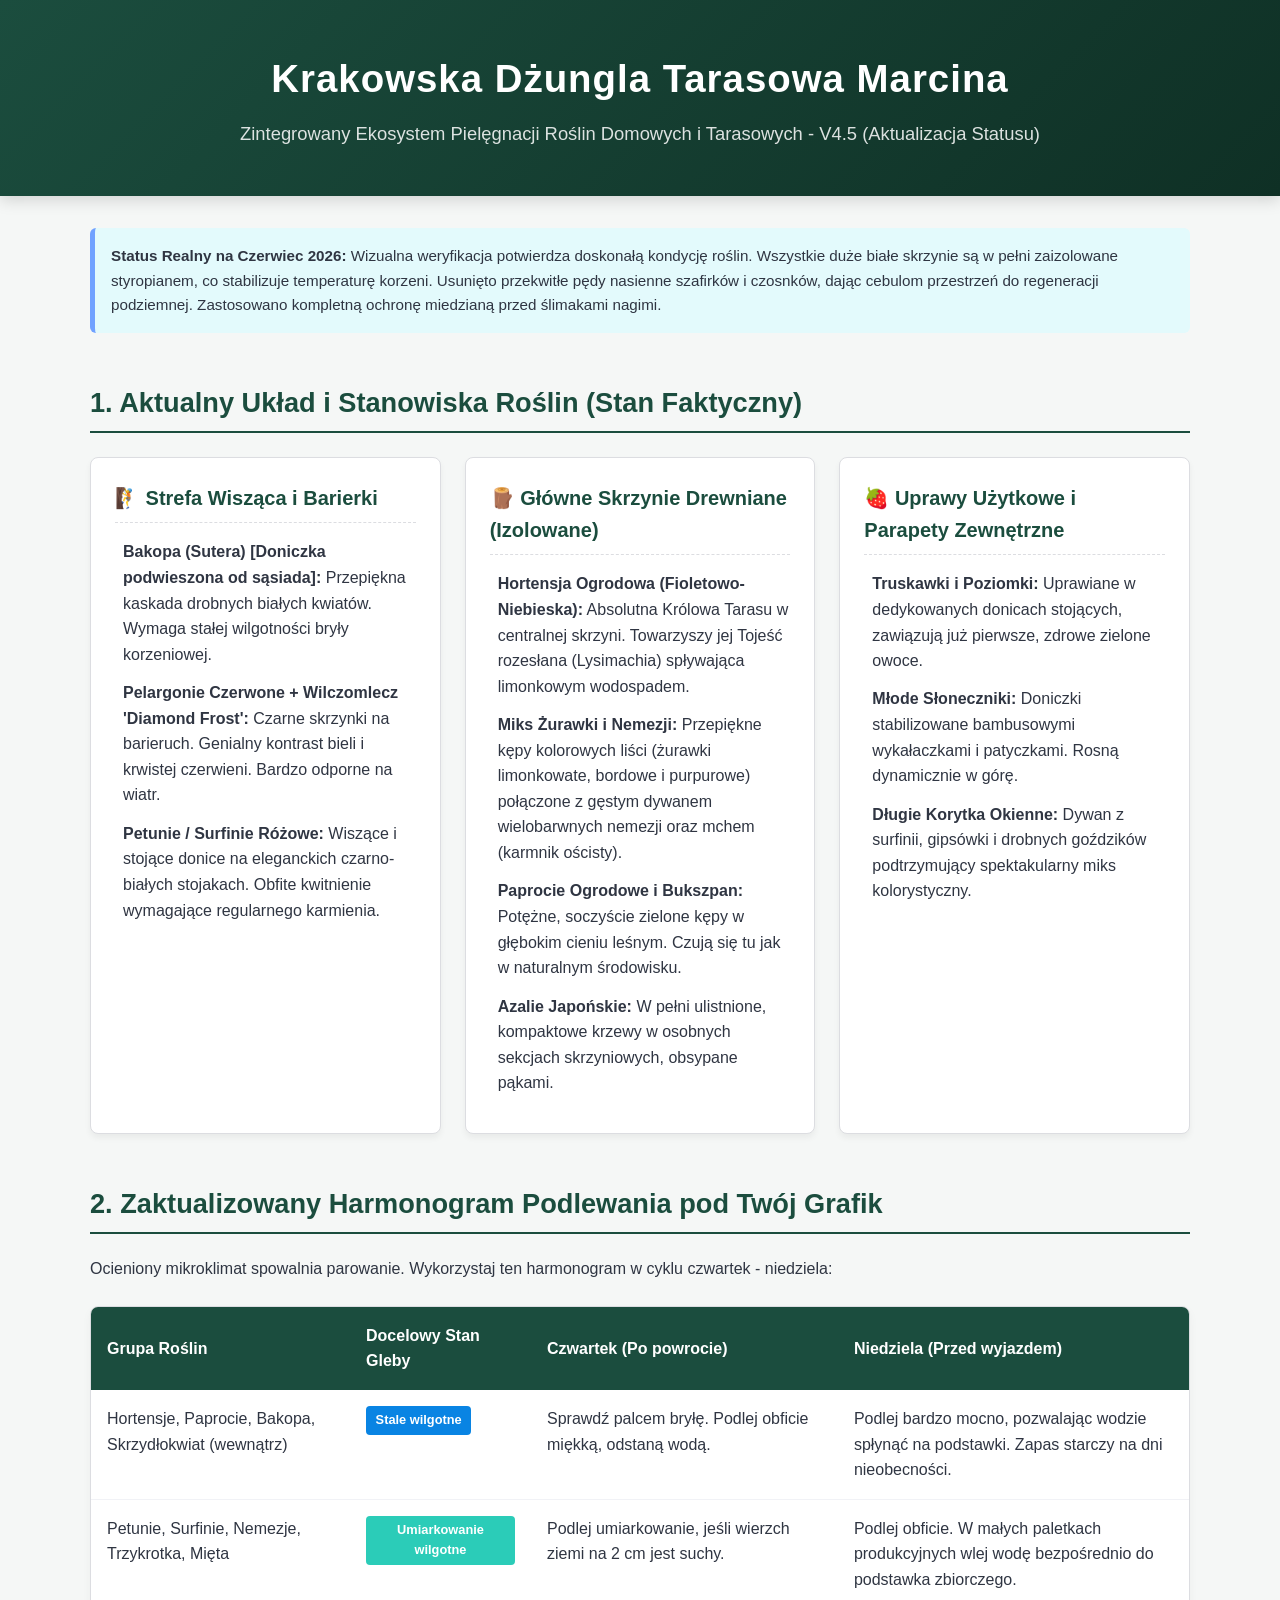
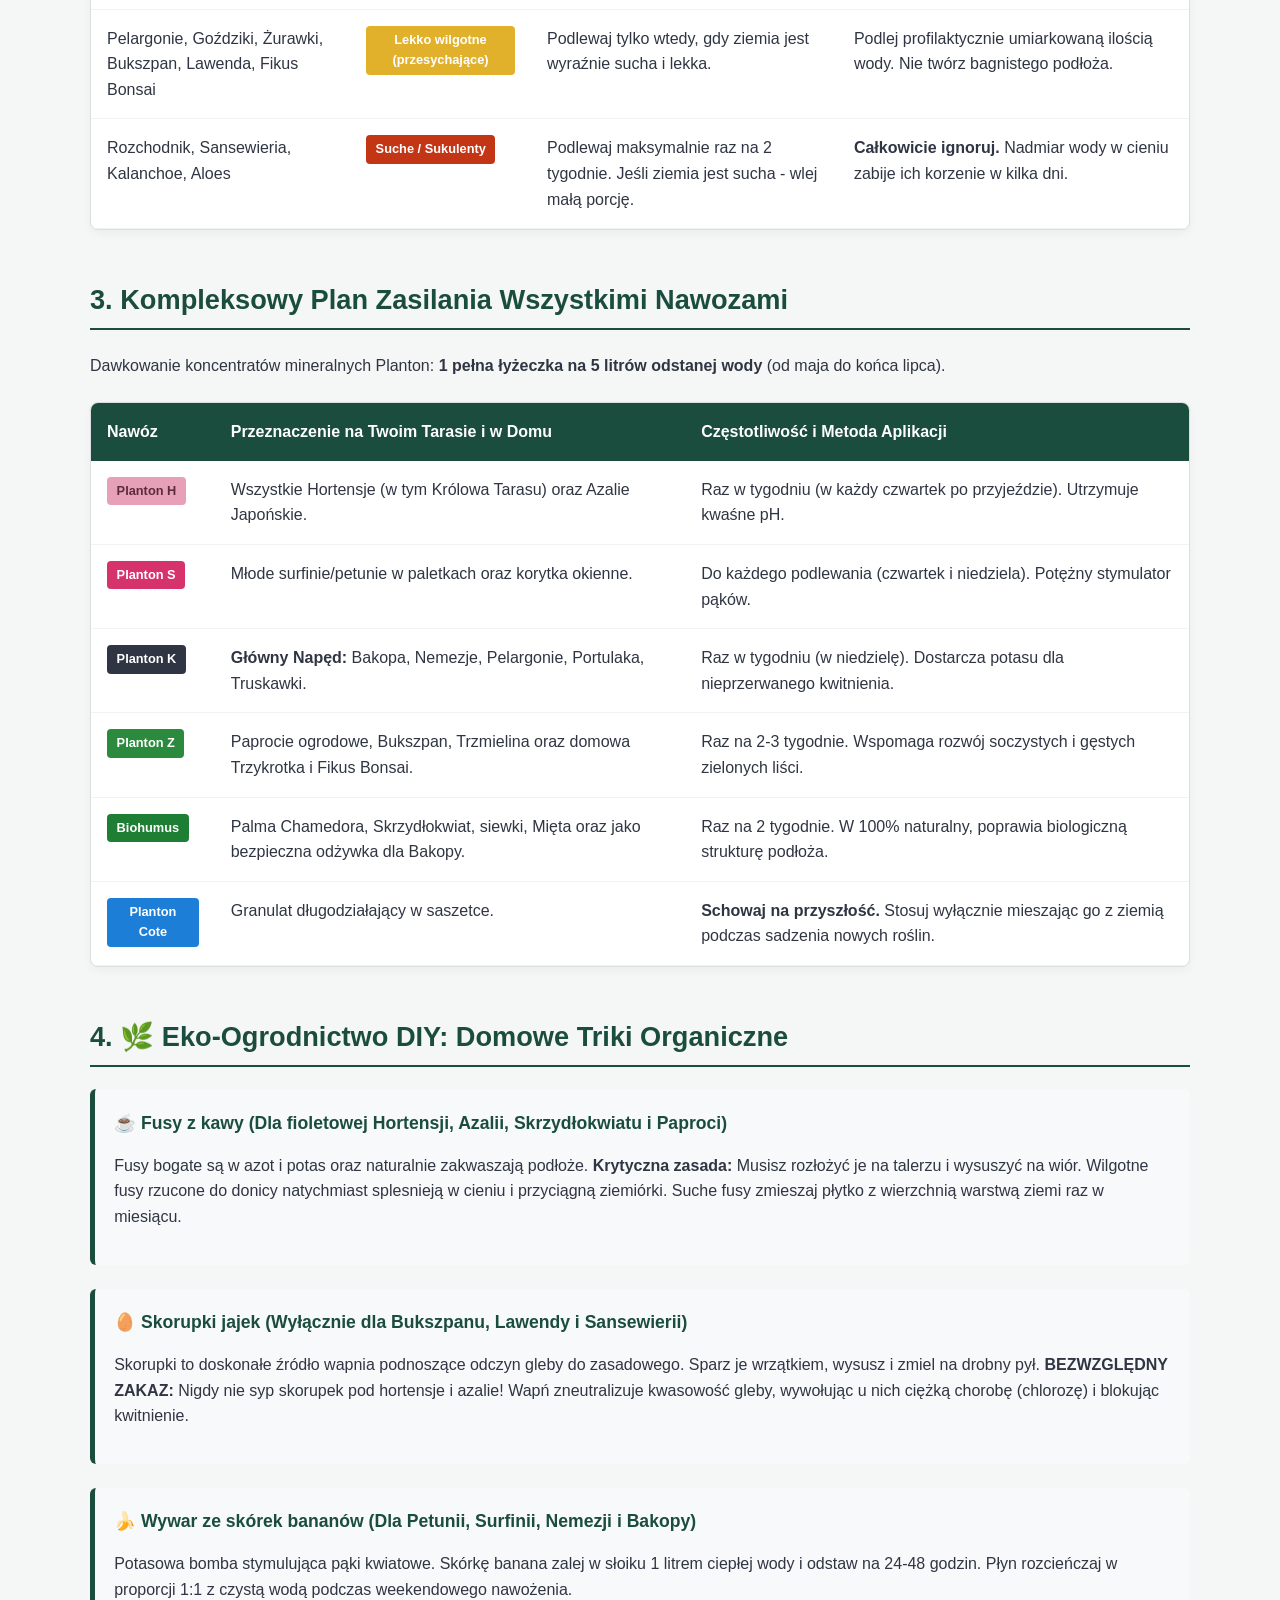
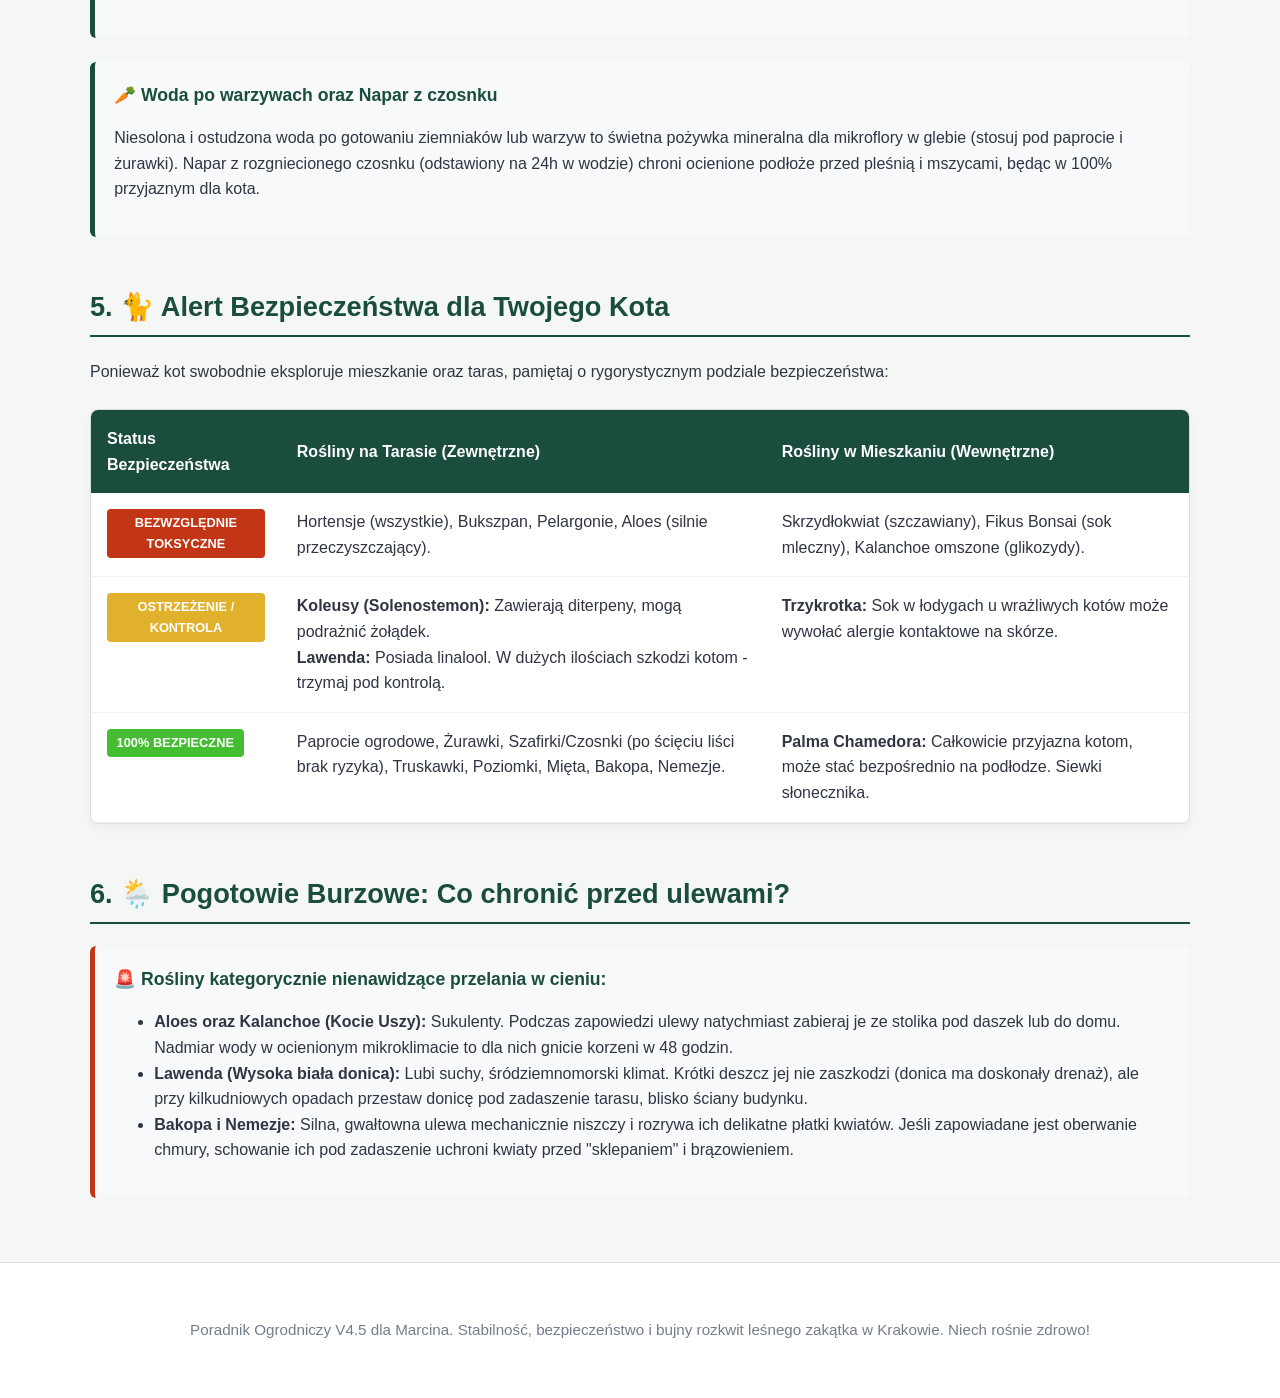
<file: taras.html>
<!DOCTYPE html>
<html lang="pl">
<head>
    <meta charset="UTF-8">
    <meta name="viewport" content="width=device-width, initial-scale=1.0">
    <title>Poradnik Ogrodnika - Krakowska Dżungla Marcina V4.5</title>
    <style>
        :root {
            --primary-color: #1b4d3e;
            --secondary-color: #70a1ff;
            --accent-purple: #8c7ae6;
            --bg-color: #f5f7f6;
            --text-color: #2f3542;
            --card-bg: #ffffff;
            --warning-amber: #e1b12c;
            --danger-red: #c23616;
            --safe-green: #44bd32;
            --border-color: #dcdde1;
        }

        body {
            font-family: 'Segoe UI', Tahoma, Geneva, Verdana, sans-serif;
            line-height: 1.6;
            color: var(--text-color);
            background-color: var(--bg-color);
            margin: 0;
            padding: 0;
        }

        header {
            background: linear-gradient(135deg, var(--primary-color), #0f3025);
            color: white;
            text-align: center;
            padding: 3rem 1rem;
            box-shadow: 0 4px 15px rgba(0,0,0,0.15);
        }

        header h1 {
            margin: 0;
            font-size: 2.4rem;
            letter-spacing: 1px;
        }

        header p {
            margin: 0.6rem 0 0 0;
            font-size: 1.15rem;
            opacity: 0.85;
        }

        .container {
            max-width: 1100px;
            margin: 2rem auto;
            padding: 0 1.5rem;
        }

        .alert-bar {
            background-color: #e3fafc;
            border-left: 5px solid var(--secondary-color);
            padding: 1rem;
            border-radius: 6px;
            margin-bottom: 2rem;
            font-size: 0.95rem;
        }

        h2 {
            color: var(--primary-color);
            border-bottom: 2px solid var(--primary-color);
            padding-bottom: 0.4rem;
            margin-top: 3rem;
            font-size: 1.7rem;
        }

        .grid {
            display: grid;
            grid-template-columns: repeat(auto-fit, minmax(320px, 1fr));
            gap: 1.5rem;
            margin-top: 1.5rem;
        }

        .card {
            background-color: var(--card-bg);
            padding: 1.5rem;
            border-radius: 8px;
            box-shadow: 0 4px 6px rgba(0,0,0,0.05);
            border: 1px solid var(--border-color);
        }

        .zone-header {
            font-size: 1.25rem;
            font-weight: bold;
            color: var(--primary-color);
            margin-bottom: 1rem;
            display: flex;
            align-items: center;
            border-bottom: 1px dashed var(--border-color);
            padding-bottom: 0.5rem;
        }

        .plant-item {
            margin-bottom: 0.8rem;
            padding-left: 0.5rem;
        }

        .table-container {
            overflow-x: auto;
            background-color: var(--card-bg);
            border-radius: 8px;
            box-shadow: 0 4px 10px rgba(0,0,0,0.04);
            margin: 1.5rem 0;
            border: 1px solid var(--border-color);
        }

        table {
            width: 100%;
            border-collapse: collapse;
            text-align: left;
            min-width: 700px;
        }

        th {
            background-color: var(--primary-color);
            color: white;
            padding: 1rem;
            font-weight: 600;
        }

        td {
            padding: 1rem;
            border-bottom: 1px solid #f1f2f6;
            vertical-align: top;
        }

        tr:hover {
            background-color: #f8f9fa;
        }

        .badge {
            display: inline-block;
            padding: 0.25rem 0.6rem;
            border-radius: 4px;
            font-weight: bold;
            font-size: 0.8rem;
            color: white;
            text-align: center;
        }

        .badge-h { background-color: #e6a1b8; color: #5c2c3a; }
        .badge-s { background-color: #d6336c; }
        .badge-k { background-color: #2f3542; }
        .badge-z { background-color: #2b8a3e; }
        .badge-bio { background-color: #1e7e34; }
        .badge-cote { background-color: #1c7ed6; }

        .badge-stale { background-color: #0984e3; }
        .badge-umiarkowane { background-color: #2bccb8; }
        .badge-lekko { background-color: #e1b12c; }
        .badge-suche { background-color: #c23616; }

        .badge-toxic { background-color: var(--danger-red); }
        .badge-safe { background-color: var(--safe-green); }
        .badge-warning { background-color: var(--warning-amber); }

        .tip-box {
            background-color: #f7f9fa;
            border-left: 5px solid var(--primary-color);
            padding: 1.2rem;
            border-radius: 6px;
            margin-bottom: 1.5rem;
        }

        .tip-box h4 {
            margin: 0 0 0.5rem 0;
            color: var(--primary-color);
            font-size: 1.1rem;
        }

        footer {
            text-align: center;
            padding: 2.5rem;
            color: #747d8c;
            font-size: 0.95rem;
            margin-top: 4rem;
            border-top: 1px solid var(--border-color);
            background-color: #fff;
        }
    </style>
</head>
<body>

<header>
    <h1>Krakowska Dżungla Tarasowa Marcina</h1>
    <p>Zintegrowany Ekosystem Pielęgnacji Roślin Domowych i Tarasowych - V4.5 (Aktualizacja Statusu)</p>
</header>

<div class="container">
    <div class="alert-bar">
        <strong>Status Realny na Czerwiec 2026:</strong> Wizualna weryfikacja potwierdza doskonałą kondycję roślin. Wszystkie duże białe skrzynie są w pełni zaizolowane styropianem, co stabilizuje temperaturę korzeni. Usunięto przekwitłe pędy nasienne szafirków i czosnków, dając cebulom przestrzeń do regeneracji podziemnej. Zastosowano kompletną ochronę miedzianą przed ślimakami nagimi.
    </div>

    <h2>1. Aktualny Układ i Stanowiska Roślin (Stan Faktyczny)</h2>
    <div class="grid">
        <div class="card">
            <div class="zone-header">🧗 Strefa Wisząca i Barierki</div>
            <div class="plant-item">
                <strong>Bakopa (Sutera) [Doniczka podwieszona od sąsiada]:</strong> Przepiękna kaskada drobnych białych kwiatów. Wymaga stałej wilgotności bryły korzeniowej.
            </div>
            <div class="plant-item">
                <strong>Pelargonie Czerwone + Wilczomlecz 'Diamond Frost':</strong> Czarne skrzynki na barieruch. Genialny kontrast bieli i krwistej czerwieni. Bardzo odporne na wiatr.
            </div>
            <div class="plant-item">
                <strong>Petunie / Surfinie Różowe:</strong> Wiszące i stojące donice na eleganckich czarno-białych stojakach. Obfite kwitnienie wymagające regularnego karmienia.
            </div>
        </div>

        <div class="card">
            <div class="zone-header">🪵 Główne Skrzynie Drewniane (Izolowane)</div>
            <div class="plant-item">
                <strong>Hortensja Ogrodowa (Fioletowo-Niebieska):</strong> Absolutna Królowa Tarasu w centralnej skrzyni. Towarzyszy jej Tojeść rozesłana (Lysimachia) spływająca limonkowym wodospadem.
            </div>
            <div class="plant-item">
                <strong>Miks Żurawki i Nemezji:</strong> Przepiękne kępy kolorowych liści (żurawki limonkowate, bordowe i purpurowe) połączone z gęstym dywanem wielobarwnych nemezji oraz mchem (karmnik ościsty).
            </div>
            <div class="plant-item">
                <strong>Paprocie Ogrodowe i Bukszpan:</strong> Potężne, soczyście zielone kępy w głębokim cieniu leśnym. Czują się tu jak w naturalnym środowisku.
            </div>
            <div class="plant-item">
                <strong>Azalie Japońskie:</strong> W pełni ulistnione, kompaktowe krzewy w osobnych sekcjach skrzyniowych, obsypane pąkami.
            </div>
        </div>

        <div class="card">
            <div class="zone-header">🍓 Uprawy Użytkowe i Parapety Zewnętrzne</div>
            <div class="plant-item">
                <strong>Truskawki i Poziomki:</strong> Uprawiane w dedykowanych donicach stojących, zawiązują już pierwsze, zdrowe zielone owoce.
            </div>
            <div class="plant-item">
                <strong>Młode Słoneczniki:</strong> Doniczki stabilizowane bambusowymi wykałaczkami i patyczkami. Rosną dynamicznie w górę.
            </div>
            <div class="plant-item">
                <strong>Długie Korytka Okienne:</strong> Dywan z surfinii, gipsówki i drobnych goździków podtrzymujący spektakularny miks kolorystyczny.
            </div>
        </div>
    </div>

    <h2>2. Zaktualizowany Harmonogram Podlewania pod Twój Grafik</h2>
    <p>Ocieniony mikroklimat spowalnia parowanie. Wykorzystaj ten harmonogram w cyklu czwartek - niedziela:</p>
    <div class="table-container">
        <table>
            <thead>
                <tr>
                    <th>Grupa Roślin</th>
                    <th>Docelowy Stan Gleby</th>
                    <th>Czwartek (Po powrocie)</th>
                    <th>Niedziela (Przed wyjazdem)</th>
                </tr>
            </thead>
            <tbody>
                <tr>
                    <td>Hortensje, Paprocie, Bakopa, Skrzydłokwiat (wewnątrz)</td>
                    <td><span class="badge badge-stale">Stale wilgotne</span></td>
                    <td>Sprawdź palcem bryłę. Podlej obficie miękką, odstaną wodą.</td>
                    <td>Podlej bardzo mocno, pozwalając wodzie spłynąć na podstawki. Zapas starczy na dni nieobecności.</td>
                </tr>
                <tr>
                    <td>Petunie, Surfinie, Nemezje, Trzykrotka, Mięta</td>
                    <td><span class="badge badge-umiarkowane">Umiarkowanie wilgotne</span></td>
                    <td>Podlej umiarkowanie, jeśli wierzch ziemi na 2 cm jest suchy.</td>
                    <td>Podlej obficie. W małych paletkach produkcyjnych wlej wodę bezpośrednio do podstawka zbiorczego.</td>
                </tr>
                <tr>
                    <td>Pelargonie, Goździki, Żurawki, Bukszpan, Lawenda, Fikus Bonsai</td>
                    <td><span class="badge badge-lekko">Lekko wilgotne (przesychające)</span></td>
                    <td>Podlewaj tylko wtedy, gdy ziemia jest wyraźnie sucha i lekka.</td>
                    <td>Podlej profilaktycznie umiarkowaną ilością wody. Nie twórz bagnistego podłoża.</td>
                </tr>
                <tr>
                    <td>Rozchodnik, Sansewieria, Kalanchoe, Aloes</td>
                    <td><span class="badge badge-suche">Suche / Sukulenty</span></td>
                    <td>Podlewaj maksymalnie raz na 2 tygodnie. Jeśli ziemia jest sucha - wlej małą porcję.</td>
                    <td><strong>Całkowicie ignoruj.</strong> Nadmiar wody w cieniu zabije ich korzenie w kilka dni.</td>
                </tr>
            </tbody>
        </table>
    </div>

    <h2>3. Kompleksowy Plan Zasilania Wszystkimi Nawozami</h2>
    <p>Dawkowanie koncentratów mineralnych Planton: <strong>1 pełna łyżeczka na 5 litrów odstanej wody</strong> (od maja do końca lipca).</p>
    <div class="table-container">
        <table>
            <thead>
                <tr>
                    <th>Nawóz</th>
                    <th>Przeznaczenie na Twoim Tarasie i w Domu</th>
                    <th>Częstotliwość i Metoda Aplikacji</th>
                </tr>
            </thead>
            <tbody>
                <tr>
                    <td><span class="badge badge-h">Planton H</span></td>
                    <td>Wszystkie Hortensje (w tym Królowa Tarasu) oraz Azalie Japońskie.</td>
                    <td>Raz w tygodniu (w każdy czwartek po przyjeździe). Utrzymuje kwaśne pH.</td>
                </tr>
                <tr>
                    <td><span class="badge badge-s">Planton S</span></td>
                    <td>Młode surfinie/petunie w paletkach oraz korytka okienne.</td>
                    <td>Do każdego podlewania (czwartek i niedziela). Potężny stymulator pąków.</td>
                </tr>
                <tr>
                    <td><span class="badge badge-k">Planton K</span></td>
                    <td><strong>Główny Napęd:</strong> Bakopa, Nemezje, Pelargonie, Portulaka, Truskawki.</td>
                    <td>Raz w tygodniu (w niedzielę). Dostarcza potasu dla nieprzerwanego kwitnienia.</td>
                </tr>
                <tr>
                    <td><span class="badge badge-z">Planton Z</span></td>
                    <td>Paprocie ogrodowe, Bukszpan, Trzmielina oraz domowa Trzykrotka i Fikus Bonsai.</td>
                    <td>Raz na 2-3 tygodnie. Wspomaga rozwój soczystych i gęstych zielonych liści.</td>
                </tr>
                <tr>
                    <td><span class="badge badge-bio">Biohumus</span></td>
                    <td>Palma Chamedora, Skrzydłokwiat, siewki, Mięta oraz jako bezpieczna odżywka dla Bakopy.</td>
                    <td>Raz na 2 tygodnie. W 100% naturalny, poprawia biologiczną strukturę podłoża.</td>
                </tr>
                <tr>
                    <td><span class="badge badge-cote">Planton Cote</span></td>
                    <td>Granulat długodziałający w saszetce.</td>
                    <td><strong>Schowaj na przyszłość.</strong> Stosuj wyłącznie mieszając go z ziemią podczas sadzenia nowych roślin.</td>
                </tr>
            </tbody>
        </table>
    </div>

    <h2>4. 🌿 Eko-Ogrodnictwo DIY: Domowe Triki Organiczne</h2>
    <div class="tip-box">
        <h4>☕ Fusy z kawy (Dla fioletowej Hortensji, Azalii, Skrzydłokwiatu i Paproci)</h4>
        <p>Fusy bogate są w azot i potas oraz naturalnie zakwaszają podłoże. <strong>Krytyczna zasada:</strong> Musisz rozłożyć je na talerzu i wysuszyć na wiór. Wilgotne fusy rzucone do donicy natychmiast splesnieją w cieniu i przyciągną ziemiórki. Suche fusy zmieszaj płytko z wierzchnią warstwą ziemi raz w miesiącu.</p>
    </div>
    <div class="tip-box">
        <h4>🥚 Skorupki jajek (Wyłącznie dla Bukszpanu, Lawendy i Sansewierii)</h4>
        <p>Skorupki to doskonałe źródło wapnia podnoszące odczyn gleby do zasadowego. Sparz je wrzątkiem, wysusz i zmiel na drobny pył. <strong>BEZWZGLĘDNY ZAKAZ:</strong> Nigdy nie syp skorupek pod hortensje i azalie! Wapń zneutralizuje kwasowość gleby, wywołując u nich ciężką chorobę (chlorozę) i blokując kwitnienie.</p>
    </div>
    <div class="tip-box">
        <h4>🍌 Wywar ze skórek bananów (Dla Petunii, Surfinii, Nemezji i Bakopy)</h4>
        <p>Potasowa bomba stymulująca pąki kwiatowe. Skórkę banana zalej w słoiku 1 litrem ciepłej wody i odstaw na 24-48 godzin. Płyn rozcieńczaj w proporcji 1:1 z czystą wodą podczas weekendowego nawożenia.</p>
    </div>
    <div class="tip-box">
        <h4>🥕 Woda po warzywach oraz Napar z czosnku</h4>
        <p>Niesolona i ostudzona woda po gotowaniu ziemniaków lub warzyw to świetna pożywka mineralna dla mikroflory w glebie (stosuj pod paprocie i żurawki). Napar z rozgniecionego czosnku (odstawiony na 24h w wodzie) chroni ocienione podłoże przed pleśnią i mszycami, będąc w 100% przyjaznym dla kota.</p>
    </div>

    <h2>5. 🐈 Alert Bezpieczeństwa dla Twojego Kota</h2>
    <p>Ponieważ kot swobodnie eksploruje mieszkanie oraz taras, pamiętaj o rygorystycznym podziale bezpieczeństwa:</p>
    <div class="table-container">
        <table>
            <thead>
                <tr>
                    <th>Status Bezpieczeństwa</th>
                    <th>Rośliny na Tarasie (Zewnętrzne)</th>
                    <th>Rośliny w Mieszkaniu (Wewnętrzne)</th>
                </tr>
            </thead>
            <tbody>
                <tr>
                    <td><span class="badge badge-toxic">BEZWZGLĘDNIE TOKSYCZNE</span></td>
                    <td>Hortensje (wszystkie), Bukszpan, Pelargonie, Aloes (silnie przeczyszczający).</td>
                    <td>Skrzydłokwiat (szczawiany), Fikus Bonsai (sok mleczny), Kalanchoe omszone (glikozydy).</td>
                </tr>
                <tr>
                    <td><span class="badge badge-warning">OSTRZEŻENIE / KONTROLA</span></td>
                    <td><strong>Koleusy (Solenostemon):</strong> Zawierają diterpeny, mogą podrażnić żołądek. <br><strong>Lawenda:</strong> Posiada linalool. W dużych ilościach szkodzi kotom - trzymaj pod kontrolą.</td>
                    <td><strong>Trzykrotka:</strong> Sok w łodygach u wrażliwych kotów może wywołać alergie kontaktowe na skórze.</td>
                </tr>
                <tr>
                    <td><span class="badge badge-safe">100% BEZPIECZNE</span></td>
                    <td>Paprocie ogrodowe, Żurawki, Szafirki/Czosnki (po ścięciu liści brak ryzyka), Truskawki, Poziomki, Mięta, Bakopa, Nemezje.</td>
                    <td><strong>Palma Chamedora:</strong> Całkowicie przyjazna kotom, może stać bezpośrednio na podłodze. Siewki słonecznika.</td>
                </tr>
            </tbody>
        </table>
    </div>

    <h2>6. 🌦️ Pogotowie Burzowe: Co chronić przed ulewami?</h2>
    <div class="tip-box" style="border-left-color: var(--danger-red);">
        <h4>🚨 Rośliny kategorycznie nienawidzące przelania w cieniu:</h4>
        <ul>
            <li><strong>Aloes oraz Kalanchoe (Kocie Uszy):</strong> Sukulenty. Podczas zapowiedzi ulewy natychmiast zabieraj je ze stolika pod daszek lub do domu. Nadmiar wody w ocienionym mikroklimacie to dla nich gnicie korzeni w 48 godzin.</li>
            <li><strong>Lawenda (Wysoka biała donica):</strong> Lubi suchy, śródziemnomorski klimat. Krótki deszcz jej nie zaszkodzi (donica ma doskonały drenaż), ale przy kilkudniowych opadach przestaw donicę pod zadaszenie tarasu, blisko ściany budynku.</li>
            <li><strong>Bakopa i Nemezje:</strong> Silna, gwałtowna ulewa mechanicznie niszczy i rozrywa ich delikatne płatki kwiatów. Jeśli zapowiadane jest oberwanie chmury, schowanie ich pod zadaszenie uchroni kwiaty przed "sklepaniem" i brązowieniem.</li>
        </ul>
    </div>
</div>

<footer>
    <p>Poradnik Ogrodniczy V4.5 dla Marcina. Stabilność, bezpieczeństwo i bujny rozkwit leśnego zakątka w Krakowie. Niech rośnie zdrowo!</p>
</footer>

</body>
</html>
</file>
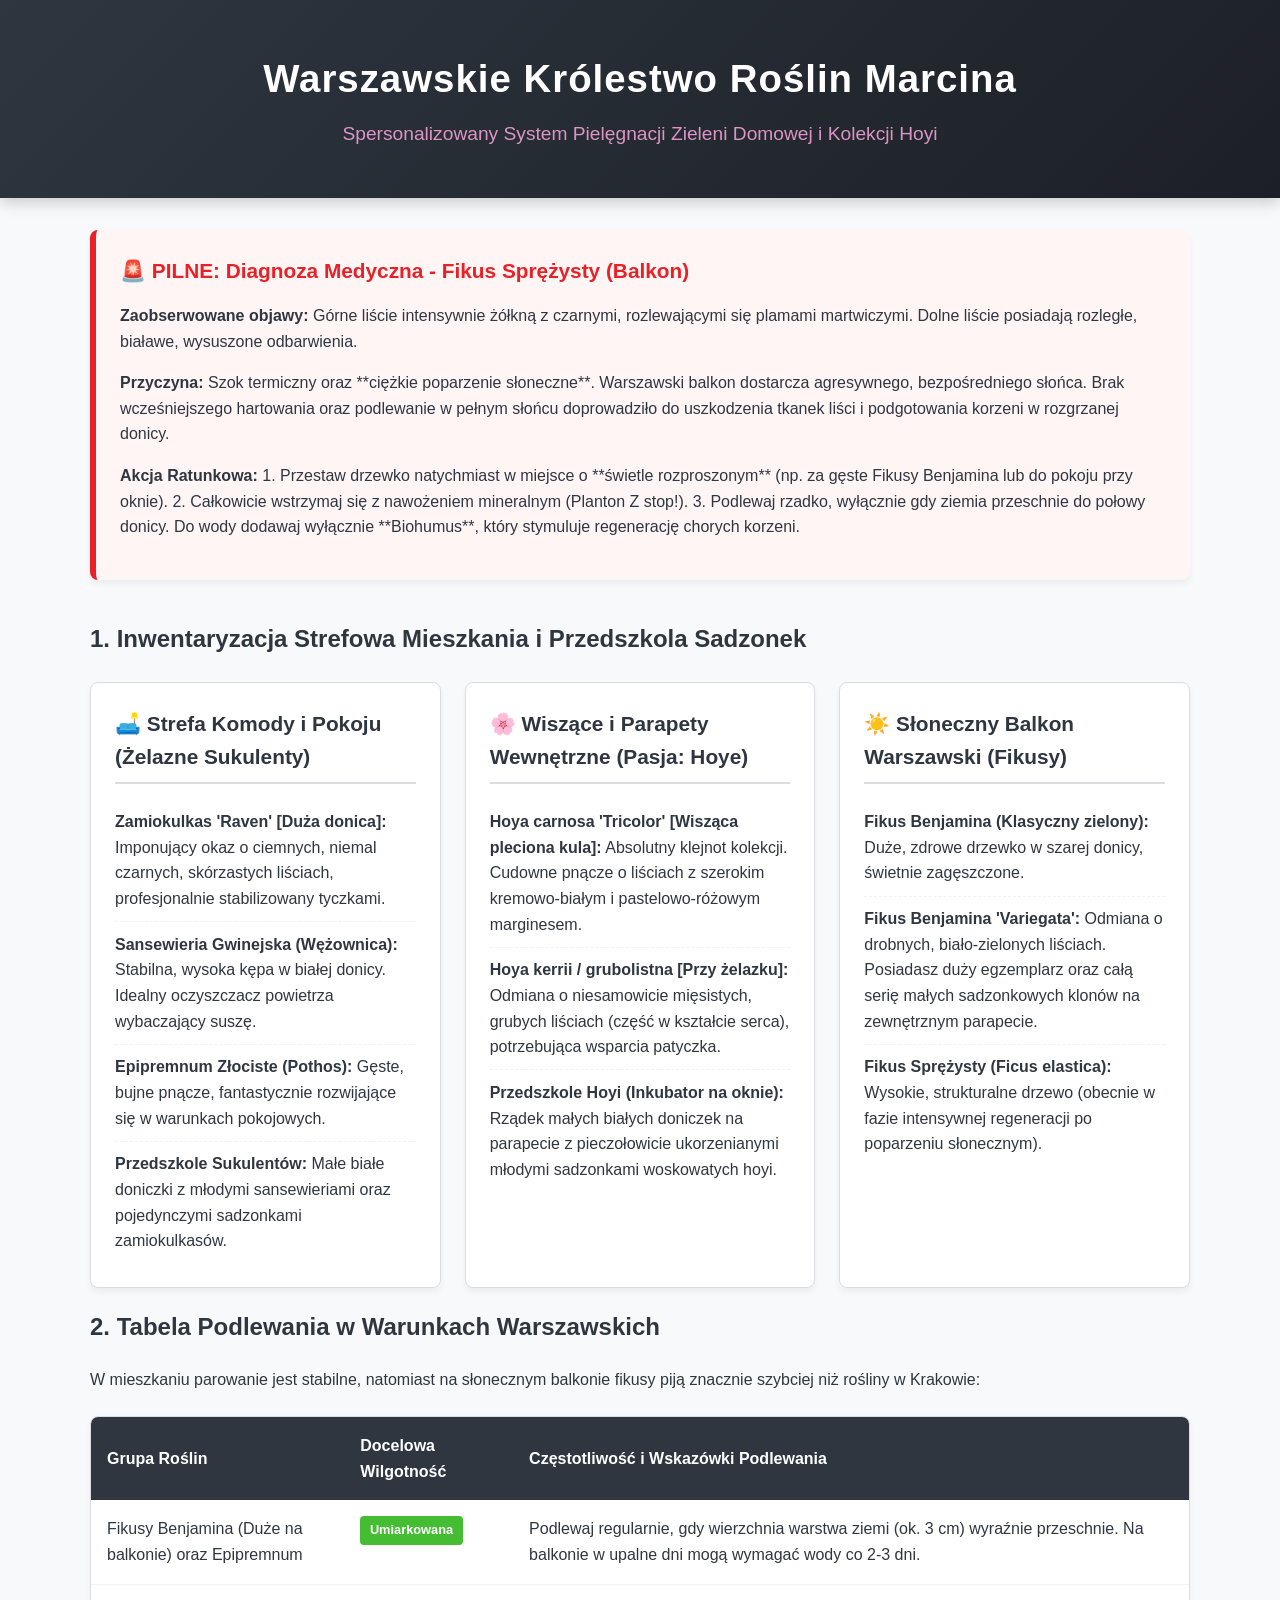
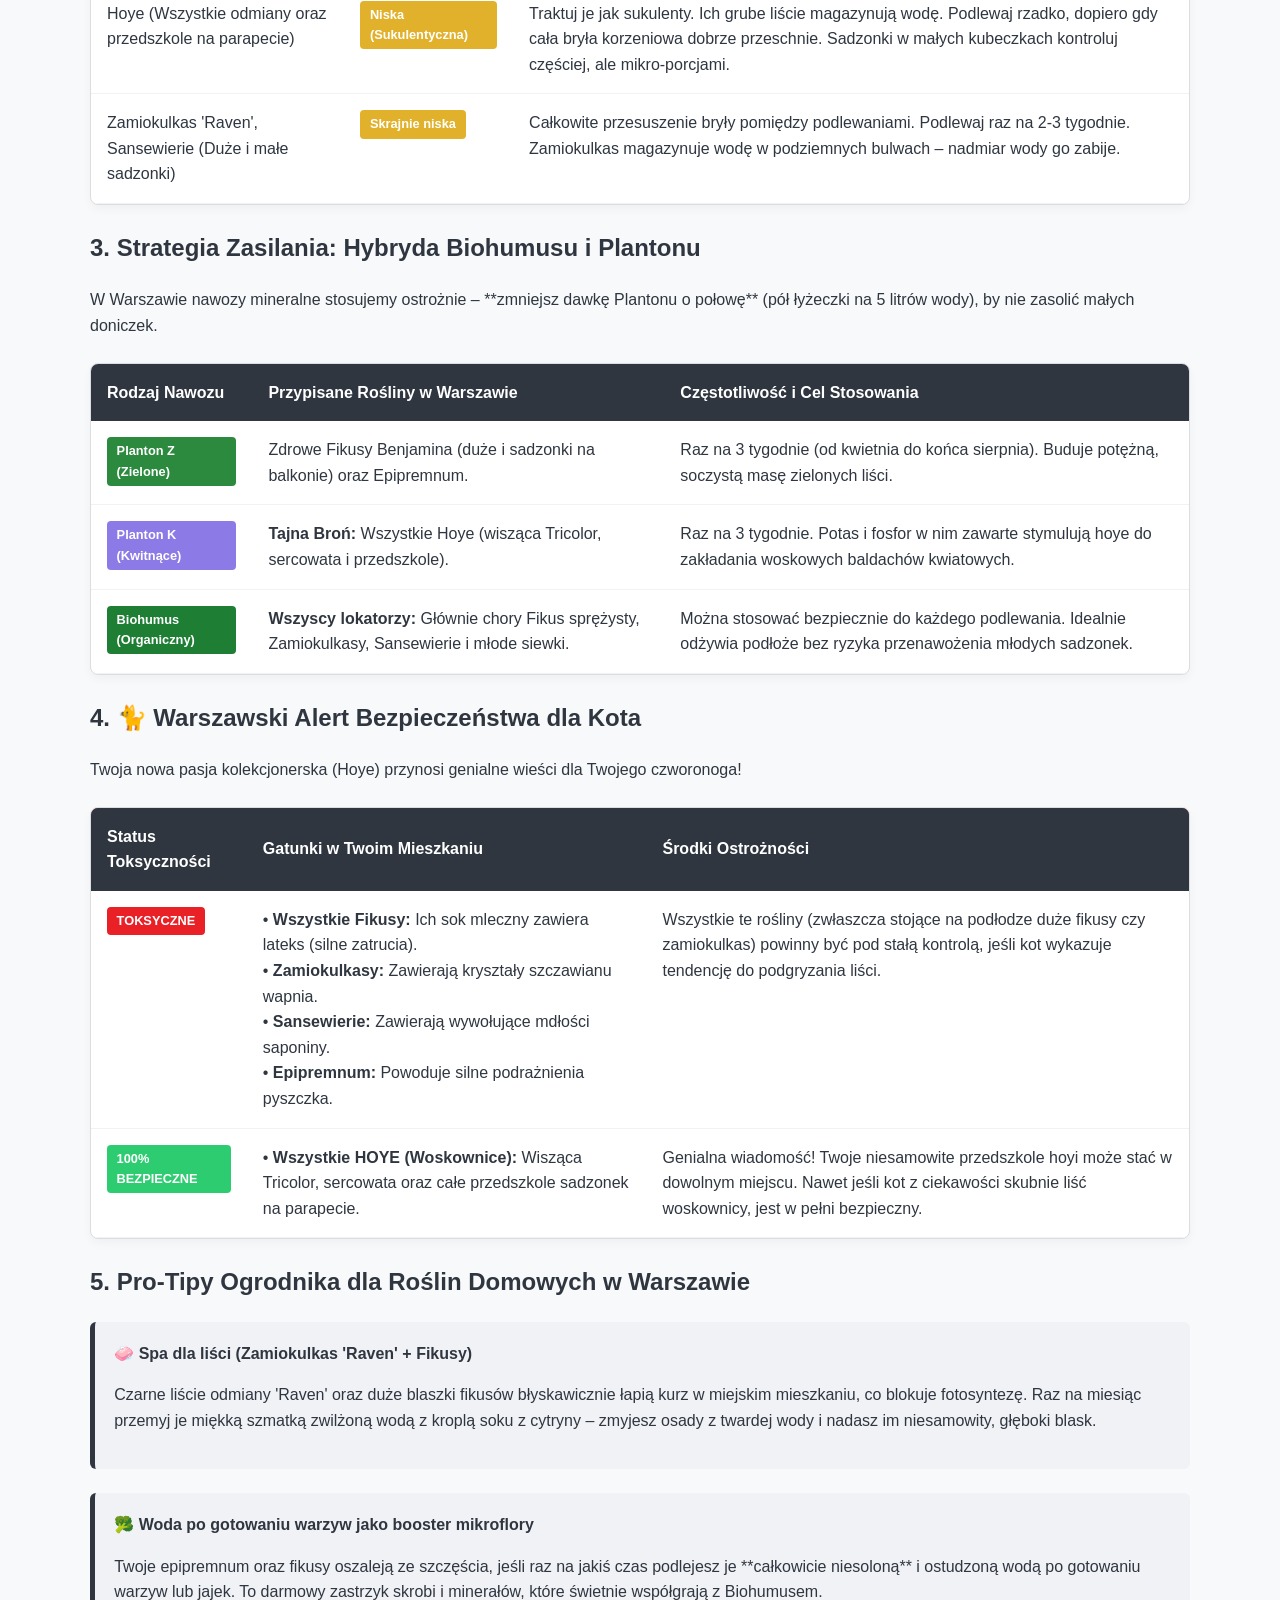
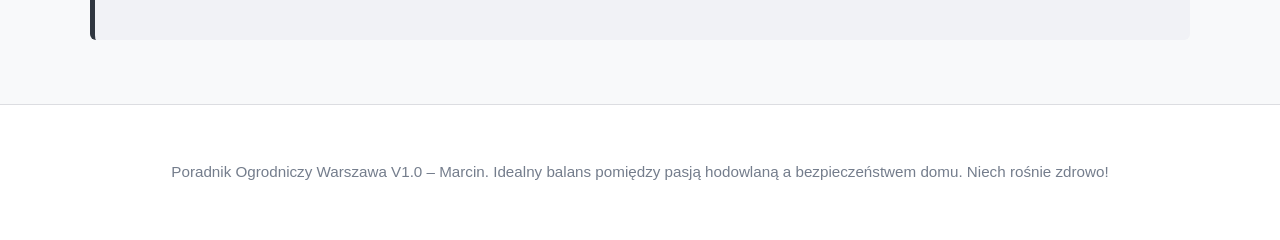
<file: wawa.html>
<!DOCTYPE html>
<html lang="pl">
<head>
    <meta charset="UTF-8">
    <meta name="viewport" content="width=device-width, initial-scale=1.0">
    <title>Poradnik Ogrodnika - Warszawskie Królestwo Marcina V1.0</title>
    <style>
        :root {
            --primary-dark: #2f3640;
            --accent-green: #2ecc71;
            --hoya-pink: #fda7df;
            --raven-black: #1e1e24;
            --bg-light: #f8f9fa;
            --card-white: #ffffff;
            --alert-red: #ea2027;
            --warning-orange: #f79f1f;
            --border-muted: #dcdde1;
        }

        body {
            font-family: 'Segoe UI', Tahoma, Geneva, Verdana, sans-serif;
            line-height: 1.6;
            color: var(--primary-dark);
            background-color: var(--bg-light);
            margin: 0;
            padding: 0;
        }

        header {
            background: linear-gradient(135deg, var(--primary-dark), #1c2026);
            color: white;
            text-align: center;
            padding: 3rem 1rem;
            box-shadow: 0 4px 15px rgba(0,0,0,0.2);
        }

        header h1 {
            margin: 0;
            font-size: 2.4rem;
            letter-spacing: 1px;
        }

        header p {
            margin: 0.6rem 0 0 0;
            font-size: 1.2rem;
            opacity: 0.85;
            color: var(--hoya-pink);
        }

        .container {
            max-width: 1100px;
            margin: 2rem auto;
            padding: 0 1.5rem;
        }

        .diagnostic-card {
            background-color: #fff5f5;
            border-left: 6px solid var(--alert-red);
            border-radius: 8px;
            padding: 1.5rem;
            margin-bottom: 2.5rem;
            box-shadow: 0 4px 6px rgba(0,0,0,0.05);
        }

        .diagnostic-card h3 {
            margin: 0 0 0.8rem 0;
            color: var(--alert-red);
            font-size: 1.3rem;
            display: flex;
            align-items: center;
        }

        .grid {
            display: grid;
            grid-template-columns: repeat(auto-fit, minmax(320px, 1fr));
            gap: 1.5rem;
            margin-top: 1.5rem;
        }

        .card {
            background-color: var(--card-white);
            padding: 1.5rem;
            border-radius: 8px;
            box-shadow: 0 4px 6px rgba(0,0,0,0.05);
            border: 1px solid var(--border-muted);
        }

        .zone-header {
            font-size: 1.3rem;
            font-weight: bold;
            color: var(--primary-dark);
            margin-bottom: 1rem;
            border-bottom: 2px solid var(--border-muted);
            padding-bottom: 0.5rem;
        }

        .plant-list {
            list-style-type: none;
            padding-left: 0;
            margin: 0;
        }

        .plant-list li {
            padding: 0.6rem 0;
            border-bottom: 1px dashed #f1f2f6;
        }

        .plant-list li:last-child {
            border-bottom: none;
        }

        .table-container {
            overflow-x: auto;
            background-color: var(--card-white);
            border-radius: 8px;
            box-shadow: 0 4px 10px rgba(0,0,0,0.04);
            margin: 1.5rem 0;
            border: 1px solid var(--border-muted);
        }

        table {
            width: 100%;
            border-collapse: collapse;
            text-align: left;
            min-width: 700px;
        }

        th {
            background-color: var(--primary-dark);
            color: white;
            padding: 1rem;
            font-weight: 600;
        }

        td {
            padding: 1rem;
            border-bottom: 1px solid #f1f2f6;
            vertical-align: top;
        }

        .badge {
            display: inline-block;
            padding: 0.25rem 0.6rem;
            border-radius: 4px;
            font-weight: bold;
            font-size: 0.8rem;
            color: white;
        }

        .badge-z { background-color: #2b8a3e; }
        .badge-k { background-color: #8c7ae6; }
        .badge-bio { background-color: #1e7e34; }

        .badge-dry { background-color: #e1b12c; }
        .badge-mid { background-color: #44bd32; }
        .badge-frequent { background-color: #0984e3; }

        .badge-toxic { background-color: var(--alert-red); }
        .badge-safe { background-color: var(--accent-green); }

        .pro-tip {
            background-color: #f1f2f6;
            border-left: 5px solid var(--primary-dark);
            padding: 1.2rem;
            border-radius: 6px;
            margin-bottom: 1.5rem;
        }

        .pro-tip h4 {
            margin: 0 0 0.5rem 0;
            color: var(--primary-dark);
        }

        footer {
            text-align: center;
            padding: 2.5rem;
            color: #747d8c;
            font-size: 0.95rem;
            margin-top: 4rem;
            border-top: 1px solid var(--border-muted);
            background-color: #fff;
        }
    </style>
</head>
<body>

<header>
    <h1>Warszawskie Królestwo Roślin Marcina</h1>
    <p>Spersonalizowany System Pielęgnacji Zieleni Domowej i Kolekcji Hoyi</p>
</header>

<div class="container">

    <div class="diagnostic-card">
        <h3>🚨 PILNE: Diagnoza Medyczna - Fikus Sprężysty (Balkon)</h3>
        <p><strong>Zaobserwowane objawy:</strong> Górne liście intensywnie żółkną z czarnymi, rozlewającymi się plamami martwiczymi. Dolne liście posiadają rozległe, białawe, wysuszone odbarwienia.</p>
        <p><strong>Przyczyna:</strong> Szok termiczny oraz **ciężkie poparzenie słoneczne**. Warszawski balkon dostarcza agresywnego, bezpośredniego słońca. Brak wcześniejszego hartowania oraz podlewanie w pełnym słońcu doprowadziło do uszkodzenia tkanek liści i podgotowania korzeni w rozgrzanej donicy.</p>
        <p><strong>Akcja Ratunkowa:</strong> 
            1. Przestaw drzewko natychmiast w miejsce o **świetle rozproszonym** (np. za gęste Fikusy Benjamina lub do pokoju przy oknie). 
            2. Całkowicie wstrzymaj się z nawożeniem mineralnym (Planton Z stop!). 
            3. Podlewaj rzadko, wyłącznie gdy ziemia przeschnie do połowy donicy. Do wody dodawaj wyłącznie **Biohumus**, który stymuluje regenerację chorych korzeni.
        </p>
    </div>

    <h2>1. Inwentaryzacja Strefowa Mieszkania i Przedszkola Sadzonek</h2>
    <div class="grid">
        <div class="card">
            <div class="zone-header">🛋️ Strefa Komody i Pokoju (Żelazne Sukulenty)</div>
            <ul class="plant-list">
                <li><strong>Zamiokulkas 'Raven' [Duża donica]:</strong> Imponujący okaz o ciemnych, niemal czarnych, skórzastych liściach, profesjonalnie stabilizowany tyczkami.</li>
                <li><strong>Sansewieria Gwinejska (Wężownica):</strong> Stabilna, wysoka kępa w białej donicy. Idealny oczyszczacz powietrza wybaczający suszę.</li>
                <li><strong>Epipremnum Złociste (Pothos):</strong> Gęste, bujne pnącze, fantastycznie rozwijające się w warunkach pokojowych.</li>
                <li><strong>Przedszkole Sukulentów:</strong> Małe białe doniczki z młodymi sansewieriami oraz pojedynczymi sadzonkami zamiokulkasów.</li>
            </ul>
        </div>

        <div class="card">
            <div class="zone-header">🌸 Wiszące i Parapety Wewnętrzne (Pasja: Hoye)</div>
            <ul class="plant-list">
                <li><strong>Hoya carnosa 'Tricolor' [Wisząca pleciona kula]:</strong> Absolutny klejnot kolekcji. Cudowne pnącze o liściach z szerokim kremowo-białym i pastelowo-różowym marginesem.</li>
                <li><strong>Hoya kerrii / grubolistna [Przy żelazku]:</strong> Odmiana o niesamowicie mięsistych, grubych liściach (część w kształcie serca), potrzebująca wsparcia patyczka.</li>
                <li><strong>Przedszkole Hoyi (Inkubator na oknie):</strong> Rządek małych białych doniczek na parapecie z pieczołowicie ukorzenianymi młodymi sadzonkami woskowatych hoyi.</li>
            </ul>
        </div>

        <div class="card">
            <div class="zone-header">☀️ Słoneczny Balkon Warszawski (Fikusy)</div>
            <ul class="plant-list">
                <li><strong>Fikus Benjamina (Klasyczny zielony):</strong> Duże, zdrowe drzewko w szarej donicy, świetnie zagęszczone.</li>
                <li><strong>Fikus Benjamina 'Variegata':</strong> Odmiana o drobnych, biało-zielonych liściach. Posiadasz duży egzemplarz oraz całą serię małych sadzonkowych klonów na zewnętrznym parapecie.</li>
                <li><strong>Fikus Sprężysty (Ficus elastica):</strong> Wysokie, strukturalne drzewo (obecnie w fazie intensywnej regeneracji po poparzeniu słonecznym).</li>
            </ul>
        </div>
    </div>

    <h2>2. Tabela Podlewania w Warunkach Warszawskich</h2>
    <p>W mieszkaniu parowanie jest stabilne, natomiast na słonecznym balkonie fikusy piją znacznie szybciej niż rośliny w Krakowie:</p>
    <div class="table-container">
        <table>
            <thead>
                <tr>
                    <th>Grupa Roślin</th>
                    <th>Docelowa Wilgotność</th>
                    <th>Częstotliwość i Wskazówki Podlewania</th>
                </tr>
            </thead>
            <tbody>
                <tr>
                    <td>Fikusy Benjamina (Duże na balkonie) oraz Epipremnum</td>
                    <td><span class="badge badge-mid">Umiarkowana</span></td>
                    <td>Podlewaj regularnie, gdy wierzchnia warstwa ziemi (ok. 3 cm) wyraźnie przeschnie. Na balkonie w upalne dni mogą wymagać wody co 2-3 dni.</td>
                </tr>
                <tr>
                    <td>Hoye (Wszystkie odmiany oraz przedszkole na parapecie)</td>
                    <td><span class="badge badge-dry">Niska (Sukulentyczna)</span></td>
                    <td>Traktuj je jak sukulenty. Ich grube liście magazynują wodę. Podlewaj rzadko, dopiero gdy cała bryła korzeniowa dobrze przeschnie. Sadzonki w małych kubeczkach kontroluj częściej, ale mikro-porcjami.</td>
                </tr>
                <tr>
                    <td>Zamiokulkas 'Raven', Sansewierie (Duże i małe sadzonki)</td>
                    <td><span class="badge badge-dry">Skrajnie niska</span></td>
                    <td>Całkowite przesuszenie bryły pomiędzy podlewaniami. Podlewaj raz na 2-3 tygodnie. Zamiokulkas magazynuje wodę w podziemnych bulwach – nadmiar wody go zabije.</td>
                </tr>
            </tbody>
        </table>
    </div>

    <h2>3. Strategia Zasilania: Hybryda Biohumusu i Plantonu</h2>
    <p>W Warszawie nawozy mineralne stosujemy ostrożnie – **zmniejsz dawkę Plantonu o połowę** (pół łyżeczki na 5 litrów wody), by nie zasolić małych doniczek.</p>
    <div class="table-container">
        <table>
            <thead>
                <tr>
                    <th>Rodzaj Nawozu</th>
                    <th>Przypisane Rośliny w Warszawie</th>
                    <th>Częstotliwość i Cel Stosowania</th>
                </tr>
            </thead>
            <tbody>
                <tr>
                    <td><span class="badge badge-z">Planton Z (Zielone)</span></td>
                    <td>Zdrowe Fikusy Benjamina (duże i sadzonki na balkonie) oraz Epipremnum.</td>
                    <td>Raz na 3 tygodnie (od kwietnia do końca sierpnia). Buduje potężną, soczystą masę zielonych liści.</td>
                </tr>
                <tr>
                    <td><span class="badge badge-k">Planton K (Kwitnące)</span></td>
                    <td><strong>Tajna Broń:</strong> Wszystkie Hoye (wisząca Tricolor, sercowata i przedszkole).</td>
                    <td>Raz na 3 tygodnie. Potas i fosfor w nim zawarte stymulują hoye do zakładania woskowych baldachów kwiatowych.</td>
                </tr>
                <tr>
                    <td><span class="badge badge-bio">Biohumus (Organiczny)</span></td>
                    <td><strong>Wszyscy lokatorzy:</strong> Głównie chory Fikus sprężysty, Zamiokulkasy, Sansewierie i młode siewki.</td>
                    <td>Można stosować bezpiecznie do każdego podlewania. Idealnie odżywia podłoże bez ryzyka przenawożenia młodych sadzonek.</td>
                </tr>
            </tbody>
        </table>
    </div>

    <h2>4. 🐈 Warszawski Alert Bezpieczeństwa dla Kota</h2>
    <p>Twoja nowa pasja kolekcjonerska (Hoye) przynosi genialne wieści dla Twojego czworonoga!</p>
    <div class="table-container">
        <table>
            <thead>
                <tr style="background-color: #c92a2a; color: white;">
                    <th>Status Toksyczności</th>
                    <th>Gatunki w Twoim Mieszkaniu</th>
                    <th>Środki Ostrożności</th>
                </tr>
            </thead>
            <tbody>
                <tr>
                    <td><span class="badge badge-toxic">TOKSYCZNE</span></td>
                    <td>
                        • <strong>Wszystkie Fikusy:</strong> Ich sok mleczny zawiera lateks (silne zatrucia).<br>
                        • <strong>Zamiokulkasy:</strong> Zawierają kryształy szczawianu wapnia.<br>
                        • <strong>Sansewierie:</strong> Zawierają wywołujące mdłości saponiny.<br>
                        • <strong>Epipremnum:</strong> Powoduje silne podrażnienia pyszczka.
                    </td>
                    <td>Wszystkie te rośliny (zwłaszcza stojące na podłodze duże fikusy czy zamiokulkas) powinny być pod stałą kontrolą, jeśli kot wykazuje tendencję do podgryzania liści.</td>
                </tr>
                <tr>
                    <td><span class="badge badge-safe">100% BEZPIECZNE</span></td>
                    <td>
                        • <strong>Wszystkie HOYE (Woskownice):</strong> Wisząca Tricolor, sercowata oraz całe przedszkole sadzonek na parapecie.
                    </td>
                    <td>Genialna wiadomość! Twoje niesamowite przedszkole hoyi może stać w dowolnym miejscu. Nawet jeśli kot z ciekawości skubnie liść woskownicy, jest w pełni bezpieczny.</td>
                </tr>
            </tbody>
        </table>
    </div>

    <h2>5. Pro-Tipy Ogrodnika dla Roślin Domowych w Warszawie</h2>
    <div class="pro-tip">
        <h4>🧼 Spa dla liści (Zamiokulkas 'Raven' + Fikusy)</h4>
        <p>Czarne liście odmiany 'Raven' oraz duże blaszki fikusów błyskawicznie łapią kurz w miejskim mieszkaniu, co blokuje fotosyntezę. Raz na miesiąc przemyj je miękką szmatką zwilżoną wodą z kroplą soku z cytryny – zmyjesz osady z twardej wody i nadasz im niesamowity, głęboki blask.</p>
    </div>
    <div class="pro-tip">
        <h4>🥦 Woda po gotowaniu warzyw jako booster mikroflory</h4>
        <p>Twoje epipremnum oraz fikusy oszaleją ze szczęścia, jeśli raz na jakiś czas podlejesz je **całkowicie niesoloną** i ostudzoną wodą po gotowaniu warzyw lub jajek. To darmowy zastrzyk skrobi i minerałów, które świetnie współgrają z Biohumusem.</p>
    </div>
</div>

<footer>
    <p>Poradnik Ogrodniczy Warszawa V1.0 – Marcin. Idealny balans pomiędzy pasją hodowlaną a bezpieczeństwem domu. Niech rośnie zdrowo!</p>
</footer>

</body>
</html>
</file>
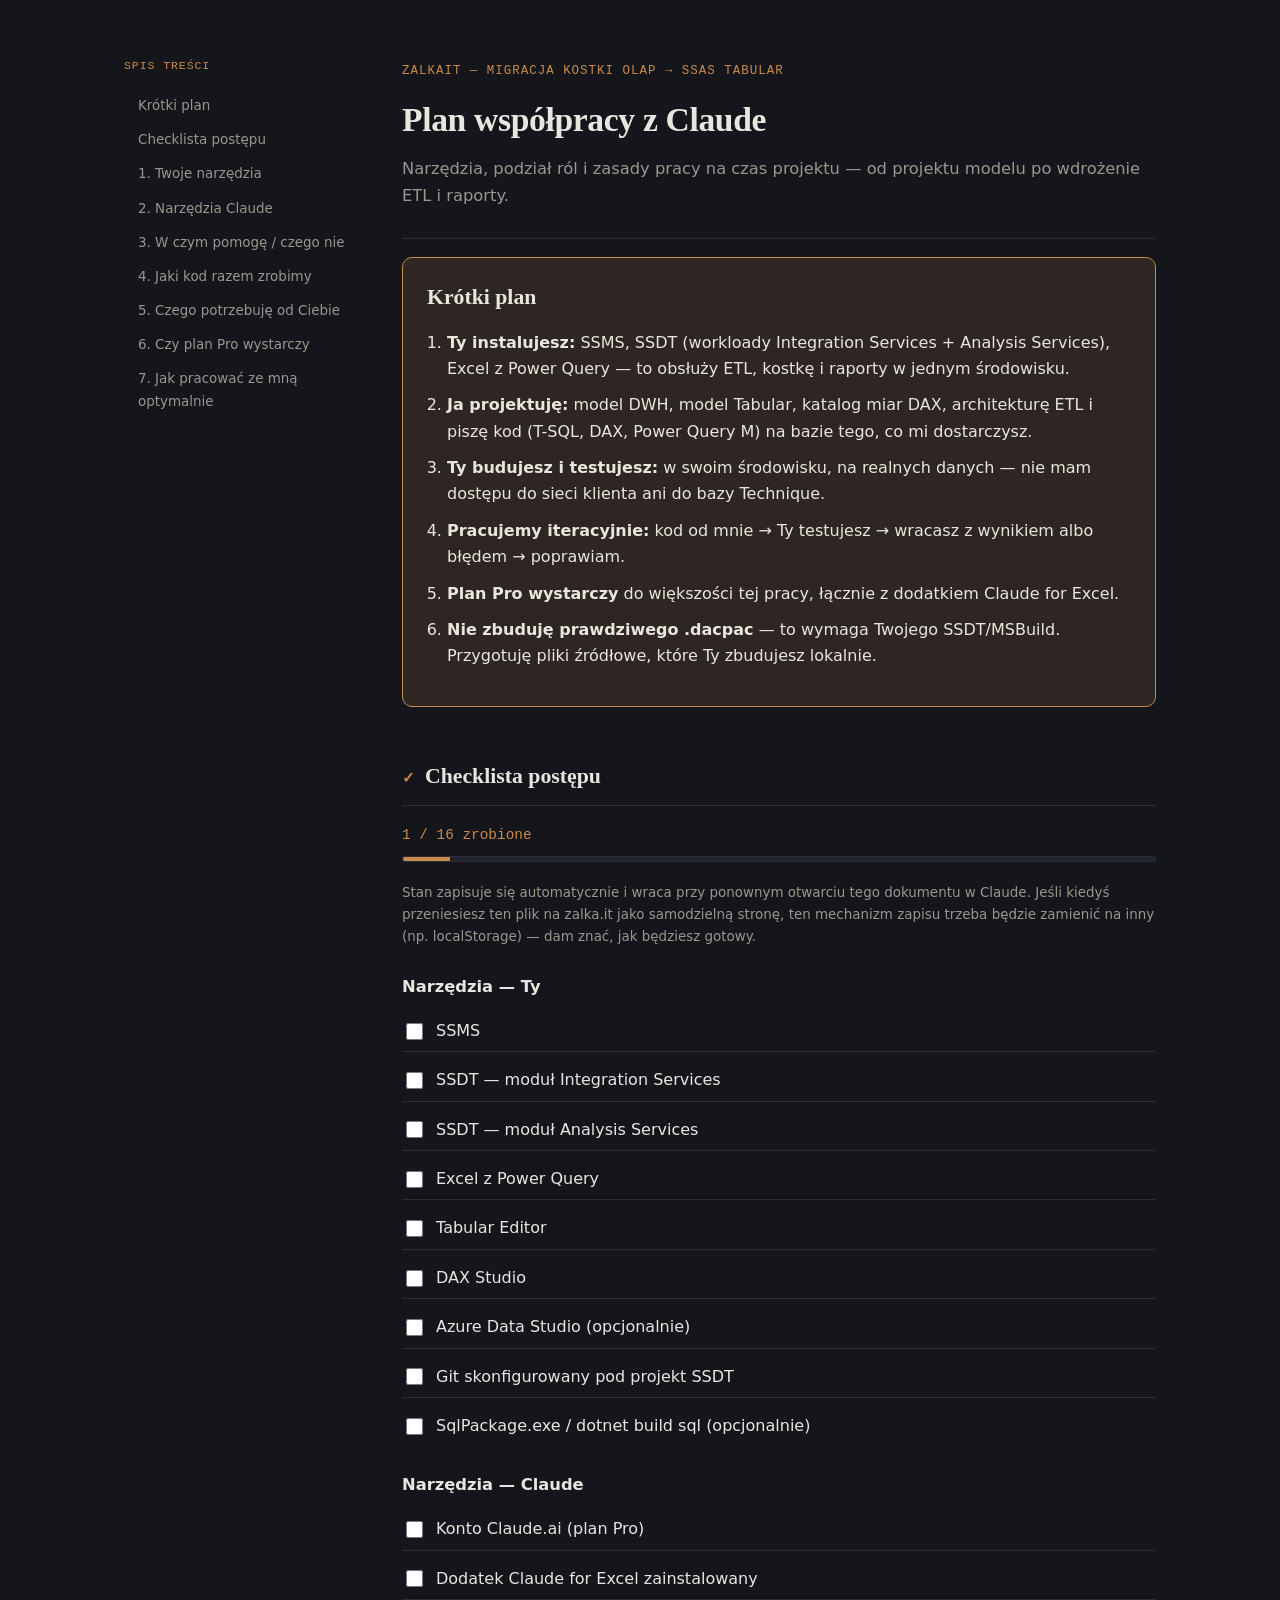
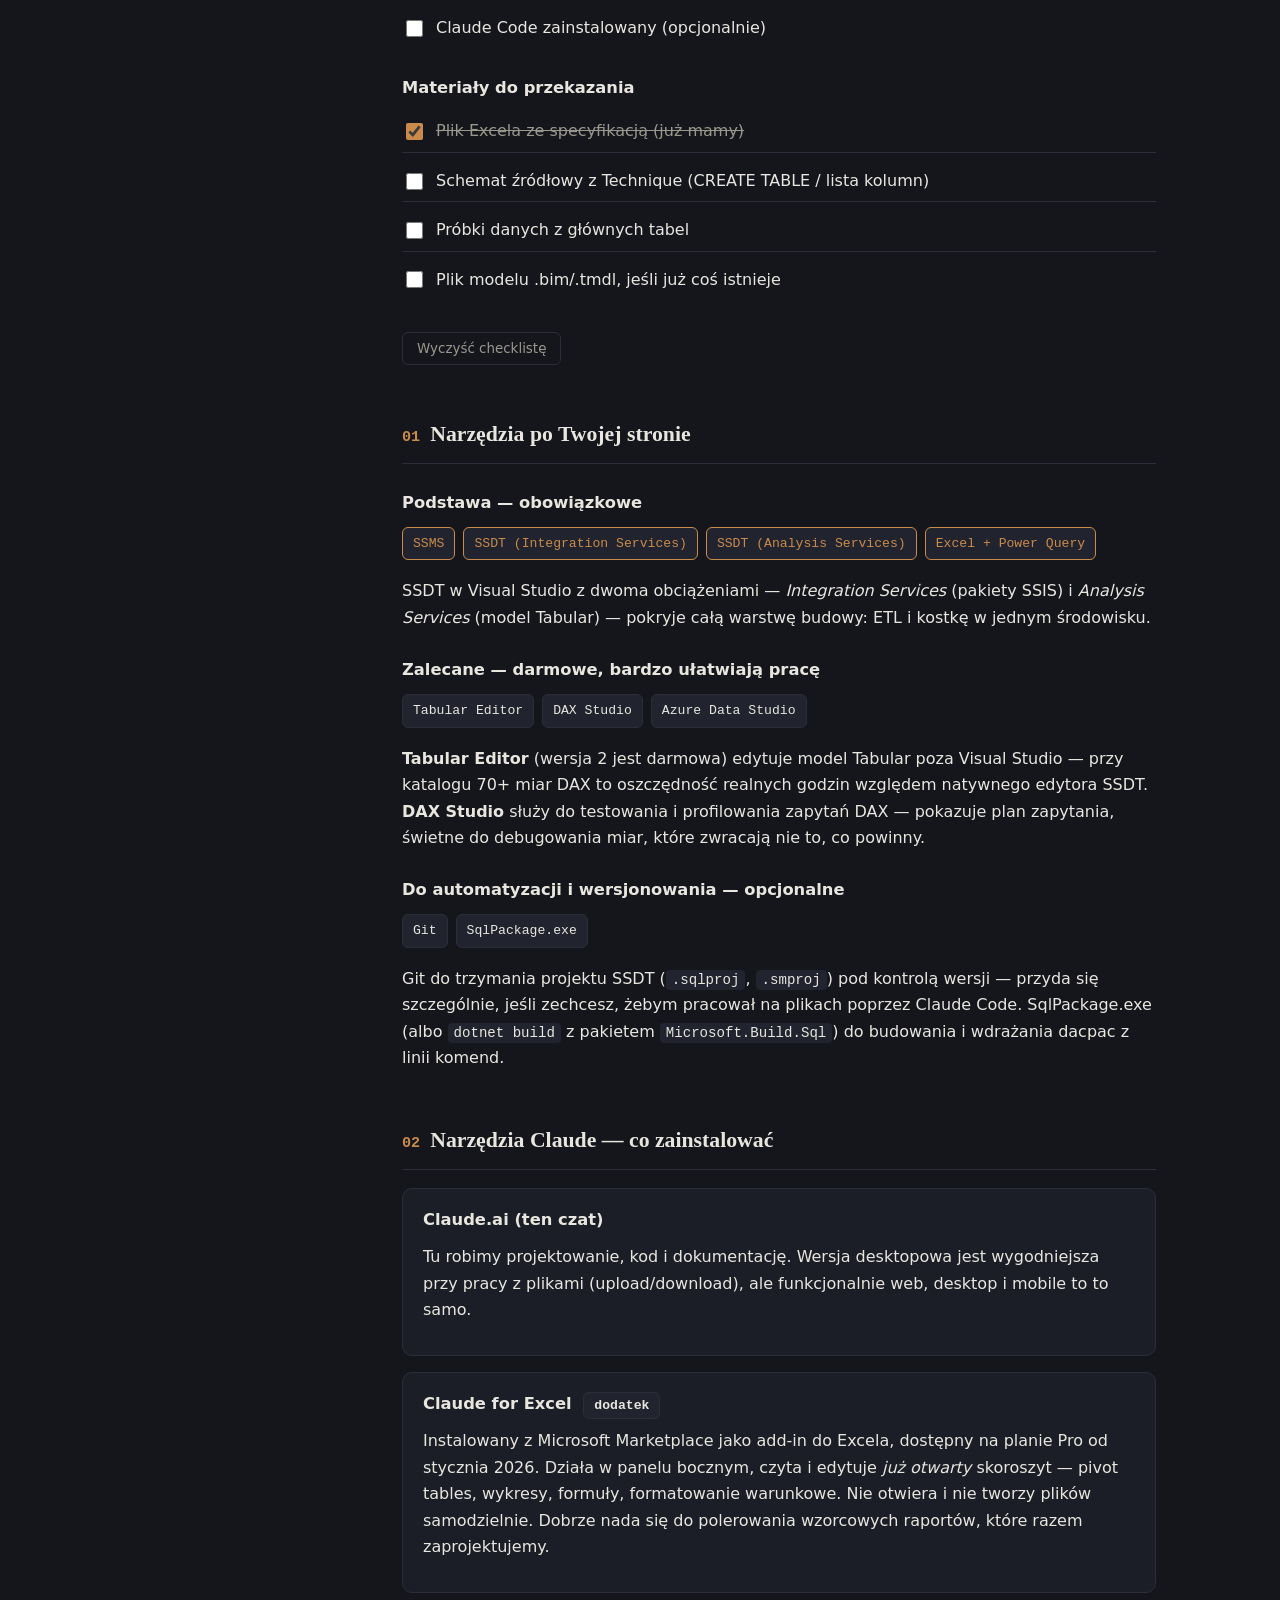
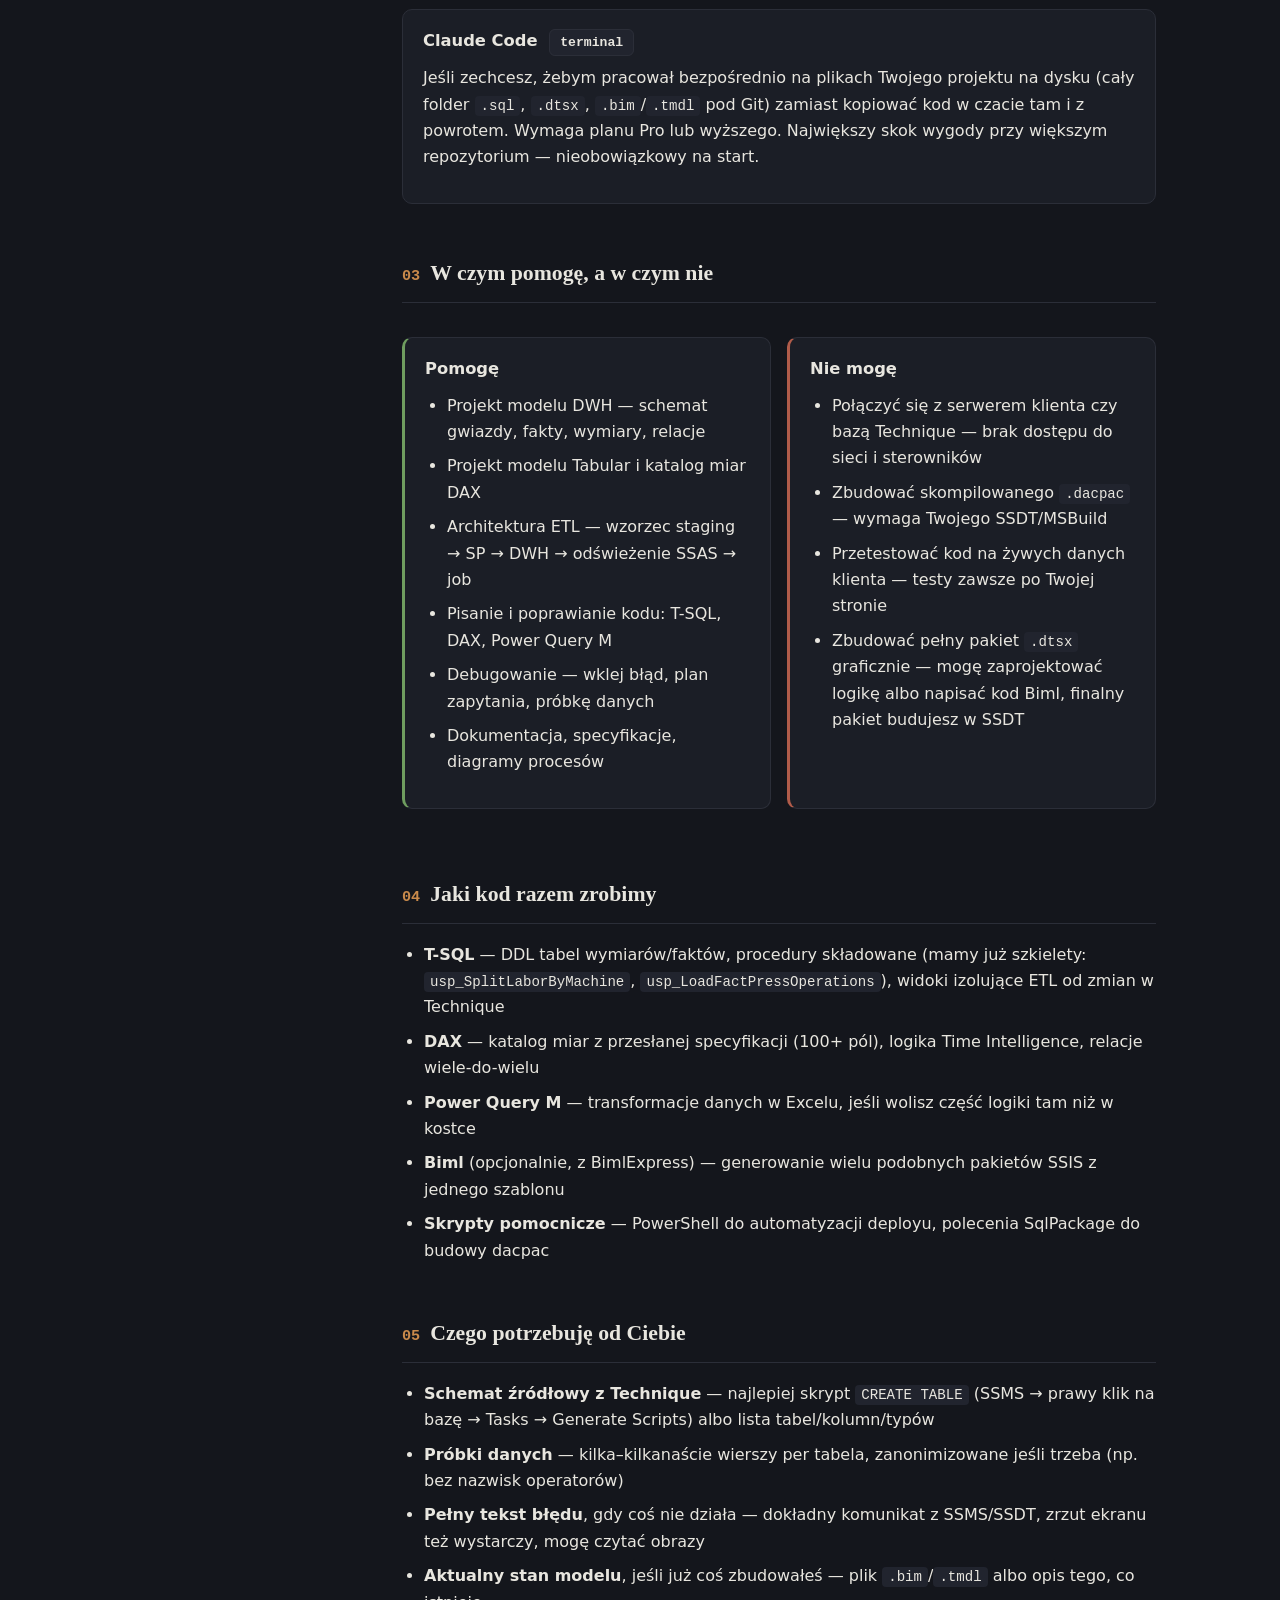
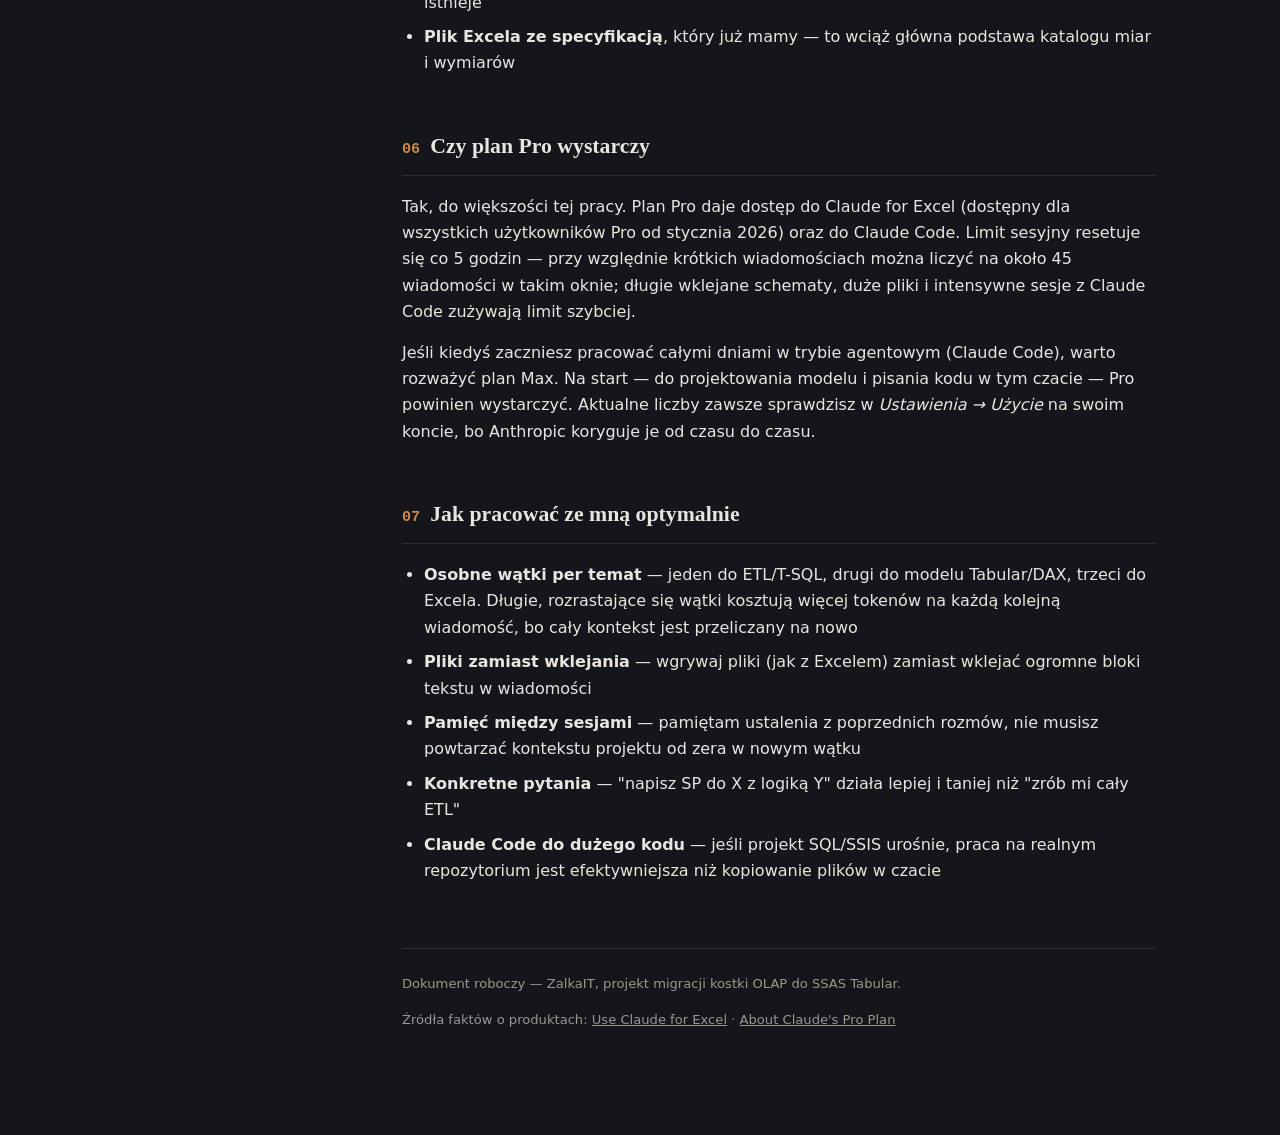
<file: IT/iscg.html>
<!DOCTYPE html>
<html lang="pl">
<head>
<meta charset="UTF-8">
<meta name="viewport" content="width=device-width, initial-scale=1.0">
<title>Plan współpracy — migracja kostki OLAP do SSAS Tabular</title>
<style>
  :root{
    --bg:#14161c;
    --bg-elev:#1b1e26;
    --bg-elev2:#21242e;
    --text:#e8e6df;
    --text-dim:#9a978d;
    --accent:#c98a4b;
    --accent-soft:rgba(201,138,75,0.14);
    --border:#2b2e38;
    --mono: ui-monospace, "SF Mono", "Cascadia Code", Consolas, monospace;
    --serif: Georgia, "Iowan Old Style", "Palatino Linotype", serif;
    --sans: ui-sans-serif, system-ui, "Segoe UI", Roboto, sans-serif;
  }
  *{box-sizing:border-box;}
  html{scroll-behavior:smooth;}
  body{
    margin:0;
    background:var(--bg);
    color:var(--text);
    font-family:var(--sans);
    line-height:1.65;
    font-size:16px;
  }
  .layout{
    display:grid;
    grid-template-columns: 230px minmax(0,760px);
    gap:48px;
    max-width:1080px;
    margin:0 auto;
    padding:56px 24px 90px;
  }
  nav.toc{
    position:sticky;
    top:40px;
    align-self:start;
    font-size:0.84rem;
  }
  nav.toc .eyebrow{
    font-family:var(--mono);
    text-transform:uppercase;
    letter-spacing:0.08em;
    color:var(--accent);
    font-size:0.72rem;
    margin-bottom:14px;
    display:block;
  }
  nav.toc a{
    display:block;
    color:var(--text-dim);
    text-decoration:none;
    padding:6px 0;
    border-left:2px solid transparent;
    padding-left:12px;
    transition:color .15s, border-color .15s;
  }
  nav.toc a:hover{ color:var(--text); border-left-color:var(--accent); }

  header.hero{
    border-bottom:1px solid var(--border);
    padding-bottom:28px;
    margin-bottom:8px;
  }
  header.hero .eyebrow{
    font-family:var(--mono);
    color:var(--accent);
    font-size:0.78rem;
    text-transform:uppercase;
    letter-spacing:0.08em;
  }
  h1{
    font-family:var(--serif);
    font-weight:600;
    font-size:2.1rem;
    margin:10px 0 8px;
    letter-spacing:-0.01em;
  }
  header.hero p{ color:var(--text-dim); margin:0; font-size:1.02rem; }

  section{ margin-top:52px; }
  h2{
    font-family:var(--serif);
    font-size:1.36rem;
    font-weight:600;
    margin:0 0 18px;
    padding-bottom:10px;
    border-bottom:1px solid var(--border);
  }
  h2 .num{ color:var(--accent); font-family:var(--mono); font-size:0.95rem; margin-right:10px; }
  h3{ font-size:1.02rem; margin:26px 0 10px; color:var(--text); }
  p{ margin:0 0 14px; }
  ul,ol{ margin:0 0 14px; padding-left:22px; }
  li{ margin-bottom:8px; }
  strong{ color:var(--text); }
  a{ color:var(--accent); }

  .pillrow{ display:flex; flex-wrap:wrap; gap:8px; margin:10px 0 18px; }
  .pill{
    font-family:var(--mono);
    font-size:0.82rem;
    background:var(--bg-elev2);
    border:1px solid var(--border);
    border-radius:6px;
    padding:5px 10px;
    color:var(--text);
  }
  .pill.required{ border-color:var(--accent); color:var(--accent); }

  .card{
    background:var(--bg-elev);
    border:1px solid var(--border);
    border-radius:10px;
    padding:18px 20px;
    margin:16px 0;
  }
  .card h3{ margin-top:0; }

  .grid2{ display:grid; grid-template-columns:1fr 1fr; gap:16px; }
  @media (max-width:680px){ .grid2{ grid-template-columns:1fr; } }

  .can{ border-left:3px solid #6f9d5f; }
  .cant{ border-left:3px solid #b15c4a; }

  .tldr{
    background:var(--accent-soft);
    border:1px solid var(--accent);
    border-radius:10px;
    padding:22px 24px;
    margin-top:18px;
  }
  .tldr h2{ border-bottom:none; padding-bottom:0; margin-bottom:14px; }
  .tldr ol{ padding-left:20px; }
  .tldr li{ margin-bottom:10px; }

  code{
    font-family:var(--mono);
    background:var(--bg-elev2);
    padding:2px 6px;
    border-radius:4px;
    font-size:0.88em;
  }
  pre{
    background:var(--bg-elev2);
    border:1px solid var(--border);
    border-radius:8px;
    padding:14px 16px;
    overflow-x:auto;
    font-family:var(--mono);
    font-size:0.84rem;
    line-height:1.55;
  }

  .progress-text{ font-family:var(--mono); color:var(--accent); font-size:0.9rem; margin-bottom:8px; }
  .progress-bar{
    height:6px; background:var(--bg-elev2); border:1px solid var(--border);
    border-radius:4px; overflow:hidden; margin-bottom:24px;
  }
  .progress-fill{ height:100%; background:var(--accent); width:0%; transition:width .25s ease; }

  ul.check-list{ list-style:none; padding-left:0; }
  ul.check-list li{
    display:flex; align-items:center; gap:10px;
    padding:7px 0; border-bottom:1px solid var(--border);
  }
  ul.check-list li:last-child{ border-bottom:none; }
  ul.check-list input[type=checkbox]{
    width:17px; height:17px; accent-color:var(--accent); cursor:pointer; flex:none;
  }
  ul.check-list label{ display:flex; align-items:center; gap:10px; cursor:pointer; width:100%; }
  ul.check-list li.done label{ color:var(--text-dim); text-decoration:line-through; }

  .reset-btn{
    margin-top:18px; background:transparent; border:1px solid var(--border);
    color:var(--text-dim); font-family:var(--sans); font-size:0.84rem;
    padding:8px 14px; border-radius:6px; cursor:pointer;
  }
  .reset-btn:hover{ border-color:var(--accent); color:var(--accent); }
  .note-dim{ color:var(--text-dim); font-size:0.84rem; margin-top:-4px; }

  footer{
    margin-top:64px;
    padding-top:24px;
    border-top:1px solid var(--border);
    color:var(--text-dim);
    font-size:0.82rem;
  }
  footer a{ color:var(--text-dim); }

  @media (max-width:820px){
    .layout{ grid-template-columns:1fr; }
    nav.toc{ position:static; margin-bottom:32px; }
  }
</style>
</head>
<body>
<div class="layout">

  <nav class="toc">
    <span class="eyebrow">Spis treści</span>
    <a href="#tldr">Krótki plan</a>
    <a href="#status">Checklista postępu</a>
    <a href="#narzedzia-twoje">1. Twoje narzędzia</a>
    <a href="#narzedzia-claude">2. Narzędzia Claude</a>
    <a href="#co-moge">3. W czym pomogę / czego nie</a>
    <a href="#kod">4. Jaki kod razem zrobimy</a>
    <a href="#checklist">5. Czego potrzebuję od Ciebie</a>
    <a href="#plan-pro">6. Czy plan Pro wystarczy</a>
    <a href="#optymalizacja">7. Jak pracować ze mną optymalnie</a>
  </nav>

  <main>
    <header class="hero">
      <span class="eyebrow">ZalkaIT — migracja kostki OLAP → SSAS Tabular</span>
      <h1>Plan współpracy z Claude</h1>
      <p>Narzędzia, podział ról i zasady pracy na czas projektu — od projektu modelu po wdrożenie ETL i raporty.</p>
    </header>

    <section id="tldr" class="tldr">
      <h2>Krótki plan</h2>
      <ol>
        <li><strong>Ty instalujesz:</strong> SSMS, SSDT (workloady Integration Services + Analysis Services), Excel z Power Query — to obsłuży ETL, kostkę i raporty w jednym środowisku.</li>
        <li><strong>Ja projektuję:</strong> model DWH, model Tabular, katalog miar DAX, architekturę ETL i piszę kod (T-SQL, DAX, Power Query M) na bazie tego, co mi dostarczysz.</li>
        <li><strong>Ty budujesz i testujesz:</strong> w swoim środowisku, na realnych danych — nie mam dostępu do sieci klienta ani do bazy Technique.</li>
        <li><strong>Pracujemy iteracyjnie:</strong> kod od mnie → Ty testujesz → wracasz z wynikiem albo błędem → poprawiam.</li>
        <li><strong>Plan Pro wystarczy</strong> do większości tej pracy, łącznie z dodatkiem Claude for Excel.</li>
        <li><strong>Nie zbuduję prawdziwego .dacpac</strong> — to wymaga Twojego SSDT/MSBuild. Przygotuję pliki źródłowe, które Ty zbudujesz lokalnie.</li>
      </ol>
    </section>

    <section id="status">
      <h2><span class="num">✓</span>Checklista postępu</h2>
      <p class="progress-text" id="progress-text">0 / 0 zrobione</p>
      <div class="progress-bar"><div class="progress-fill" id="progress-fill"></div></div>
      <p class="note-dim">Stan zapisuje się automatycznie i wraca przy ponownym otwarciu tego dokumentu w Claude. Jeśli kiedyś przeniesiesz ten plik na zalka.it jako samodzielną stronę, ten mechanizm zapisu trzeba będzie zamienić na inny (np. localStorage) — dam znać, jak będziesz gotowy.</p>

      <h3>Narzędzia — Ty</h3>
      <ul class="check-list">
        <li><label><input type="checkbox" data-id="tool-ssms"> SSMS</label></li>
        <li><label><input type="checkbox" data-id="tool-ssdt-is"> SSDT — moduł Integration Services</label></li>
        <li><label><input type="checkbox" data-id="tool-ssdt-as"> SSDT — moduł Analysis Services</label></li>
        <li><label><input type="checkbox" data-id="tool-excel-pq"> Excel z Power Query</label></li>
        <li><label><input type="checkbox" data-id="tool-tabular-editor"> Tabular Editor</label></li>
        <li><label><input type="checkbox" data-id="tool-dax-studio"> DAX Studio</label></li>
        <li><label><input type="checkbox" data-id="tool-ads"> Azure Data Studio (opcjonalnie)</label></li>
        <li><label><input type="checkbox" data-id="tool-git"> Git skonfigurowany pod projekt SSDT</label></li>
        <li><label><input type="checkbox" data-id="tool-sqlpackage"> SqlPackage.exe / dotnet build sql (opcjonalnie)</label></li>
      </ul>

      <h3>Narzędzia — Claude</h3>
      <ul class="check-list">
        <li><label><input type="checkbox" data-id="claude-account"> Konto Claude.ai (plan Pro)</label></li>
        <li><label><input type="checkbox" data-id="claude-excel"> Dodatek Claude for Excel zainstalowany</label></li>
        <li><label><input type="checkbox" data-id="claude-code"> Claude Code zainstalowany (opcjonalnie)</label></li>
      </ul>

      <h3>Materiały do przekazania</h3>
      <ul class="check-list">
        <li><label><input type="checkbox" data-id="input-excel-spec"> Plik Excela ze specyfikacją (już mamy)</label></li>
        <li><label><input type="checkbox" data-id="input-schema"> Schemat źródłowy z Technique (CREATE TABLE / lista kolumn)</label></li>
        <li><label><input type="checkbox" data-id="input-samples"> Próbki danych z głównych tabel</label></li>
        <li><label><input type="checkbox" data-id="input-model"> Plik modelu .bim/.tmdl, jeśli już coś istnieje</label></li>
      </ul>

      <button class="reset-btn" id="reset-btn" type="button">Wyczyść checklistę</button>
    </section>

    <section id="narzedzia-twoje">
      <h2><span class="num">01</span>Narzędzia po Twojej stronie</h2>

      <h3>Podstawa — obowiązkowe</h3>
      <div class="pillrow">
        <span class="pill required">SSMS</span>
        <span class="pill required">SSDT (Integration Services)</span>
        <span class="pill required">SSDT (Analysis Services)</span>
        <span class="pill required">Excel + Power Query</span>
      </div>
      <p>SSDT w Visual Studio z dwoma obciążeniami — <em>Integration Services</em> (pakiety SSIS) i <em>Analysis Services</em> (model Tabular) — pokryje całą warstwę budowy: ETL i kostkę w jednym środowisku.</p>

      <h3>Zalecane — darmowe, bardzo ułatwiają pracę</h3>
      <div class="pillrow">
        <span class="pill">Tabular Editor</span>
        <span class="pill">DAX Studio</span>
        <span class="pill">Azure Data Studio</span>
      </div>
      <p><strong>Tabular Editor</strong> (wersja 2 jest darmowa) edytuje model Tabular poza Visual Studio — przy katalogu 70+ miar DAX to oszczędność realnych godzin względem natywnego edytora SSDT. <strong>DAX Studio</strong> służy do testowania i profilowania zapytań DAX — pokazuje plan zapytania, świetne do debugowania miar, które zwracają nie to, co powinny.</p>

      <h3>Do automatyzacji i wersjonowania — opcjonalne</h3>
      <div class="pillrow">
        <span class="pill">Git</span>
        <span class="pill">SqlPackage.exe</span>
      </div>
      <p>Git do trzymania projektu SSDT (<code>.sqlproj</code>, <code>.smproj</code>) pod kontrolą wersji — przyda się szczególnie, jeśli zechcesz, żebym pracował na plikach poprzez Claude Code. SqlPackage.exe (albo <code>dotnet build</code> z pakietem <code>Microsoft.Build.Sql</code>) do budowania i wdrażania dacpac z linii komend.</p>
    </section>

    <section id="narzedzia-claude">
      <h2><span class="num">02</span>Narzędzia Claude — co zainstalować</h2>

      <div class="card">
        <h3>Claude.ai (ten czat)</h3>
        <p>Tu robimy projektowanie, kod i dokumentację. Wersja desktopowa jest wygodniejsza przy pracy z plikami (upload/download), ale funkcjonalnie web, desktop i mobile to to samo.</p>
      </div>

      <div class="card">
        <h3>Claude for Excel <span class="pill" style="margin-left:6px;">dodatek</span></h3>
        <p>Instalowany z Microsoft Marketplace jako add-in do Excela, dostępny na planie Pro od stycznia 2026. Działa w panelu bocznym, czyta i edytuje <em>już otwarty</em> skoroszyt — pivot tables, wykresy, formuły, formatowanie warunkowe. Nie otwiera i nie tworzy plików samodzielnie. Dobrze nada się do polerowania wzorcowych raportów, które razem zaprojektujemy.</p>
      </div>

      <div class="card">
        <h3>Claude Code <span class="pill" style="margin-left:6px;">terminal</span></h3>
        <p>Jeśli zechcesz, żebym pracował bezpośrednio na plikach Twojego projektu na dysku (cały folder <code>.sql</code>, <code>.dtsx</code>, <code>.bim</code>/<code>.tmdl</code> pod Git) zamiast kopiować kod w czacie tam i z powrotem. Wymaga planu Pro lub wyższego. Największy skok wygody przy większym repozytorium — nieobowiązkowy na start.</p>
      </div>
    </section>

    <section id="co-moge">
      <h2><span class="num">03</span>W czym pomogę, a w czym nie</h2>
      <div class="grid2">
        <div class="card can">
          <h3>Pomogę</h3>
          <ul>
            <li>Projekt modelu DWH — schemat gwiazdy, fakty, wymiary, relacje</li>
            <li>Projekt modelu Tabular i katalog miar DAX</li>
            <li>Architektura ETL — wzorzec staging → SP → DWH → odświeżenie SSAS → job</li>
            <li>Pisanie i poprawianie kodu: T-SQL, DAX, Power Query M</li>
            <li>Debugowanie — wklej błąd, plan zapytania, próbkę danych</li>
            <li>Dokumentacja, specyfikacje, diagramy procesów</li>
          </ul>
        </div>
        <div class="card cant">
          <h3>Nie mogę</h3>
          <ul>
            <li>Połączyć się z serwerem klienta czy bazą Technique — brak dostępu do sieci i sterowników</li>
            <li>Zbudować skompilowanego <code>.dacpac</code> — wymaga Twojego SSDT/MSBuild</li>
            <li>Przetestować kod na żywych danych klienta — testy zawsze po Twojej stronie</li>
            <li>Zbudować pełny pakiet <code>.dtsx</code> graficznie — mogę zaprojektować logikę albo napisać kod Biml, finalny pakiet budujesz w SSDT</li>
          </ul>
        </div>
      </div>
    </section>

    <section id="kod">
      <h2><span class="num">04</span>Jaki kod razem zrobimy</h2>
      <ul>
        <li><strong>T-SQL</strong> — DDL tabel wymiarów/faktów, procedury składowane (mamy już szkielety: <code>usp_SplitLaborByMachine</code>, <code>usp_LoadFactPressOperations</code>), widoki izolujące ETL od zmian w Technique</li>
        <li><strong>DAX</strong> — katalog miar z przesłanej specyfikacji (100+ pól), logika Time Intelligence, relacje wiele-do-wielu</li>
        <li><strong>Power Query M</strong> — transformacje danych w Excelu, jeśli wolisz część logiki tam niż w kostce</li>
        <li><strong>Biml</strong> (opcjonalnie, z BimlExpress) — generowanie wielu podobnych pakietów SSIS z jednego szablonu</li>
        <li><strong>Skrypty pomocnicze</strong> — PowerShell do automatyzacji deployu, polecenia SqlPackage do budowy dacpac</li>
      </ul>
    </section>

    <section id="checklist">
      <h2><span class="num">05</span>Czego potrzebuję od Ciebie</h2>
      <ul>
        <li><strong>Schemat źródłowy z Technique</strong> — najlepiej skrypt <code>CREATE TABLE</code> (SSMS → prawy klik na bazę → Tasks → Generate Scripts) albo lista tabel/kolumn/typów</li>
        <li><strong>Próbki danych</strong> — kilka–kilkanaście wierszy per tabela, zanonimizowane jeśli trzeba (np. bez nazwisk operatorów)</li>
        <li><strong>Pełny tekst błędu</strong>, gdy coś nie działa — dokładny komunikat z SSMS/SSDT, zrzut ekranu też wystarczy, mogę czytać obrazy</li>
        <li><strong>Aktualny stan modelu</strong>, jeśli już coś zbudowałeś — plik <code>.bim</code>/<code>.tmdl</code> albo opis tego, co istnieje</li>
        <li><strong>Plik Excela ze specyfikacją</strong>, który już mamy — to wciąż główna podstawa katalogu miar i wymiarów</li>
      </ul>
    </section>

    <section id="plan-pro">
      <h2><span class="num">06</span>Czy plan Pro wystarczy</h2>
      <p>Tak, do większości tej pracy. Plan Pro daje dostęp do Claude for Excel (dostępny dla wszystkich użytkowników Pro od stycznia 2026) oraz do Claude Code. Limit sesyjny resetuje się co 5 godzin — przy względnie krótkich wiadomościach można liczyć na około 45 wiadomości w takim oknie; długie wklejane schematy, duże pliki i intensywne sesje z Claude Code zużywają limit szybciej.</p>
      <p>Jeśli kiedyś zaczniesz pracować całymi dniami w trybie agentowym (Claude Code), warto rozważyć plan Max. Na start — do projektowania modelu i pisania kodu w tym czacie — Pro powinien wystarczyć. Aktualne liczby zawsze sprawdzisz w <em>Ustawienia → Użycie</em> na swoim koncie, bo Anthropic koryguje je od czasu do czasu.</p>
    </section>

    <section id="optymalizacja">
      <h2><span class="num">07</span>Jak pracować ze mną optymalnie</h2>
      <ul>
        <li><strong>Osobne wątki per temat</strong> — jeden do ETL/T-SQL, drugi do modelu Tabular/DAX, trzeci do Excela. Długie, rozrastające się wątki kosztują więcej tokenów na każdą kolejną wiadomość, bo cały kontekst jest przeliczany na nowo</li>
        <li><strong>Pliki zamiast wklejania</strong> — wgrywaj pliki (jak z Excelem) zamiast wklejać ogromne bloki tekstu w wiadomości</li>
        <li><strong>Pamięć między sesjami</strong> — pamiętam ustalenia z poprzednich rozmów, nie musisz powtarzać kontekstu projektu od zera w nowym wątku</li>
        <li><strong>Konkretne pytania</strong> — "napisz SP do X z logiką Y" działa lepiej i taniej niż "zrób mi cały ETL"</li>
        <li><strong>Claude Code do dużego kodu</strong> — jeśli projekt SQL/SSIS urośnie, praca na realnym repozytorium jest efektywniejsza niż kopiowanie plików w czacie</li>
      </ul>
    </section>

    <footer>
      <p>Dokument roboczy — ZalkaIT, projekt migracji kostki OLAP do SSAS Tabular.</p>
      <p>Źródła faktów o produktach: <a href="https://support.claude.com/en/articles/12650343-use-claude-for-excel" target="_blank">Use Claude for Excel</a> · <a href="https://support.claude.com/en/articles/8325606-what-is-the-pro-plan" target="_blank">About Claude's Pro Plan</a></p>
    </footer>
  </main>
</div>
</body>
<script>
(function(){
  const STORAGE_KEY = 'checklist-state';
  const checkboxes = Array.from(document.querySelectorAll('.check-list input[type=checkbox]'));
  const progressText = document.getElementById('progress-text');
  const progressFill = document.getElementById('progress-fill');
  const resetBtn = document.getElementById('reset-btn');
  const defaultState = { 'input-excel-spec': true };

  function updateProgress(){
    const total = checkboxes.length;
    const done = checkboxes.filter(function(cb){ return cb.checked; }).length;
    progressText.textContent = done + ' / ' + total + ' zrobione';
    progressFill.style.width = (total ? (done / total * 100) : 0) + '%';
  }

  function applyState(state){
    checkboxes.forEach(function(cb){
      const id = cb.dataset.id;
      cb.checked = !!state[id];
      cb.closest('li').classList.toggle('done', cb.checked);
    });
    updateProgress();
  }

  function currentState(){
    const state = {};
    checkboxes.forEach(function(cb){ state[cb.dataset.id] = cb.checked; });
    return state;
  }

  async function loadState(){
    try{
      const result = await window.storage.get(STORAGE_KEY, false);
      return result ? JSON.parse(result.value) : defaultState;
    }catch(e){
      return defaultState;
    }
  }

  async function saveState(state){
    try{
      await window.storage.set(STORAGE_KEY, JSON.stringify(state), false);
    }catch(e){
      console.error('Nie udało się zapisać checklisty', e);
    }
  }

  (async function init(){
    const state = await loadState();
    applyState(state);
  })();

  checkboxes.forEach(function(cb){
    cb.addEventListener('change', async function(){
      cb.closest('li').classList.toggle('done', cb.checked);
      updateProgress();
      await saveState(currentState());
    });
  });

  resetBtn.addEventListener('click', async function(){
    applyState({});
    await saveState({});
  });
})();
</script>
</html>
</file>
